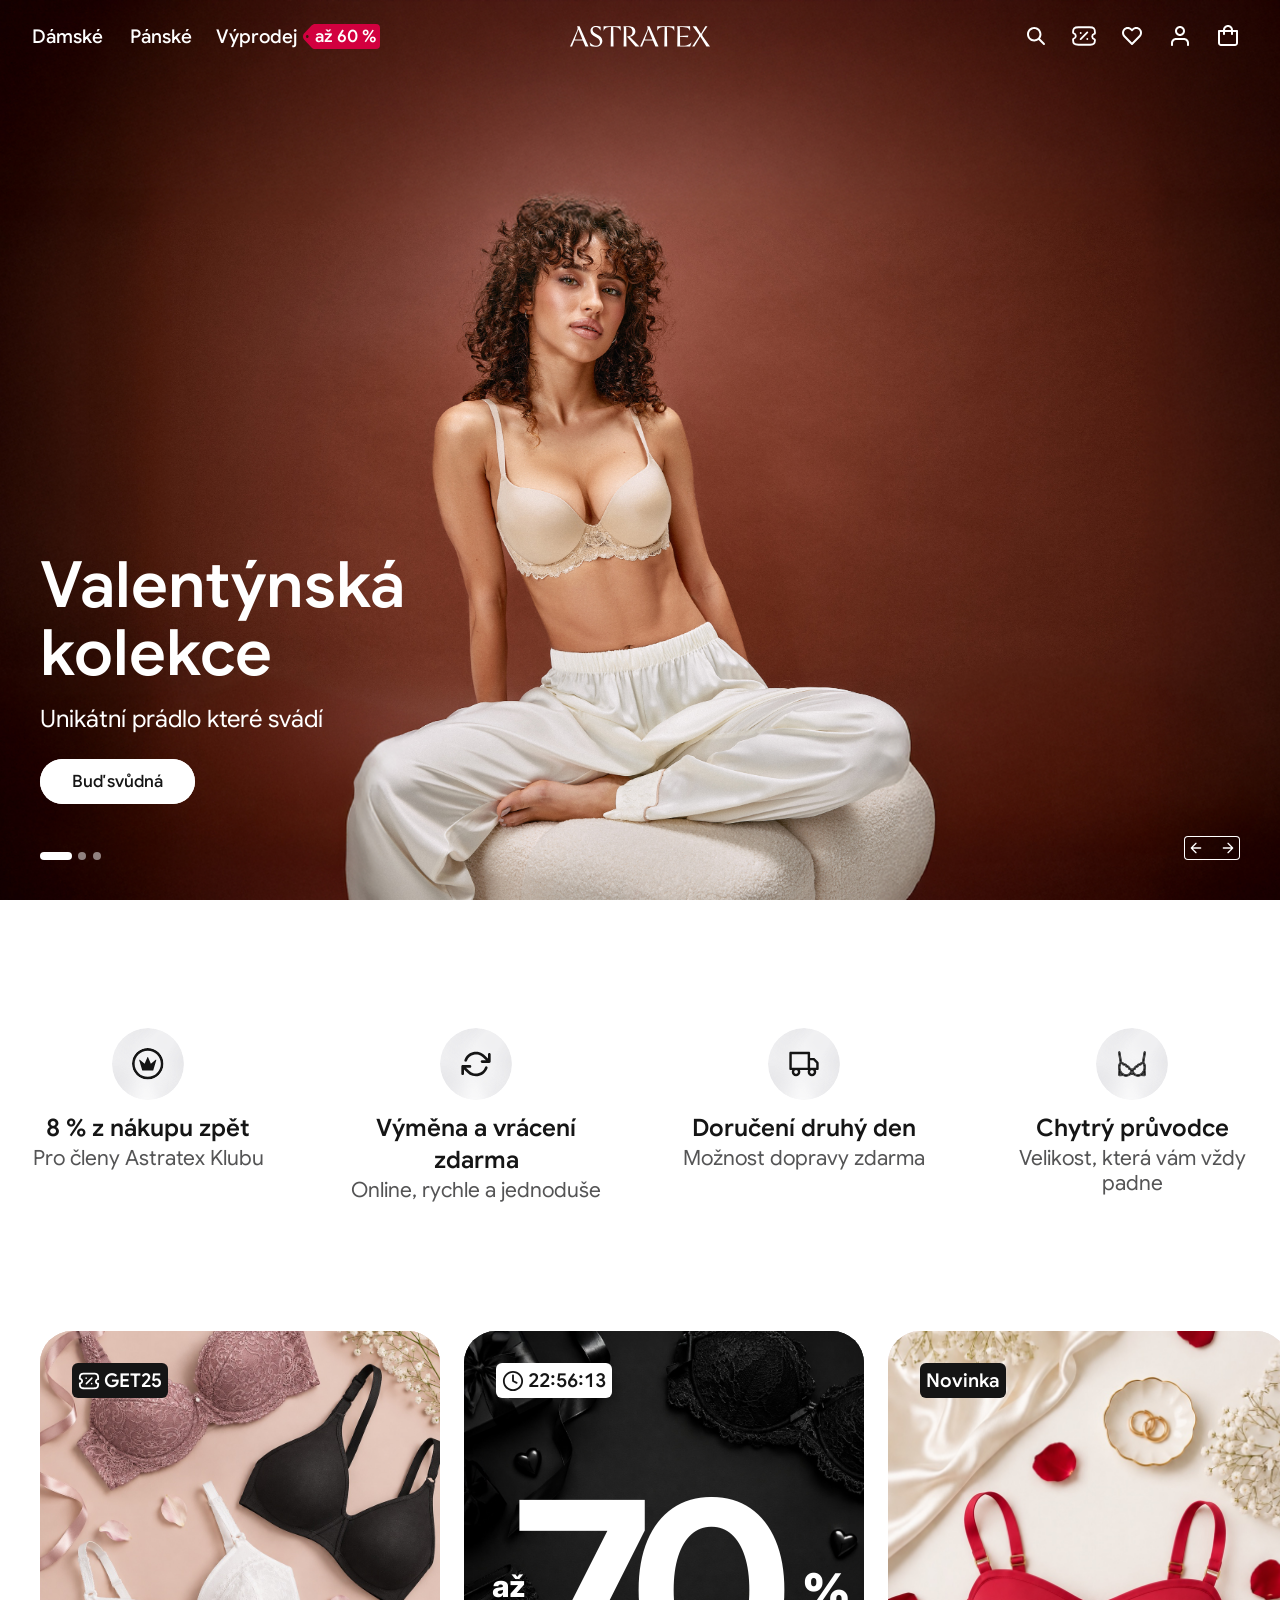
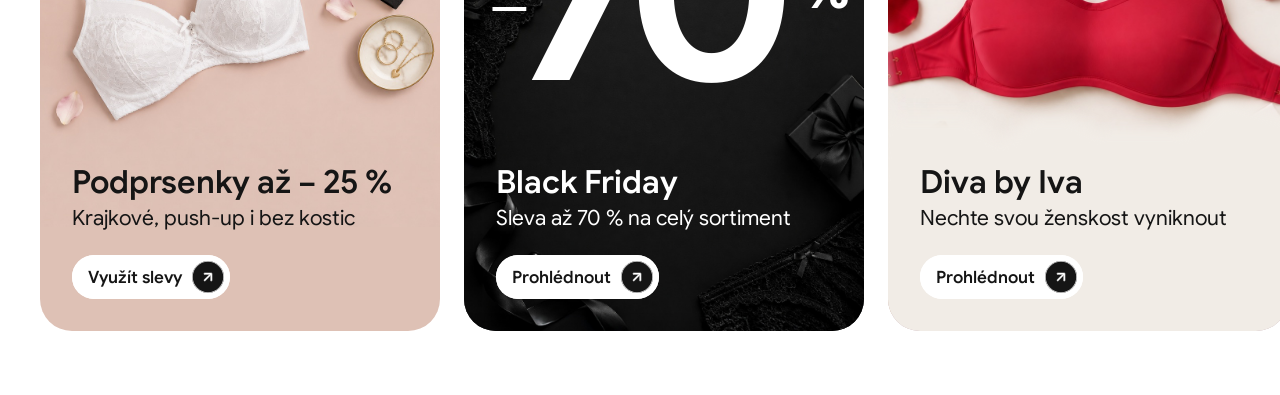
<file: index.html>
<!DOCTYPE html>
<html lang="cs">
<head>
<meta charset="UTF-8">
<meta name="viewport" content="width=device-width, initial-scale=1">
<!-- Rozpracovaný prototyp: dostupný přes odkaz, ale ne přes vyhledávače. -->
<meta name="robots" content="noindex, nofollow">
<title>Astratex — Valentýnská kolekce</title>
<link rel="preconnect" href="https://fonts.googleapis.com">
<link rel="preconnect" href="https://fonts.gstatic.com" crossorigin>
<link href="https://fonts.googleapis.com/css2?family=Inter:wght@400;500;600&display=swap" rel="stylesheet">
<link rel="stylesheet" href="styles.css">
<noscript><style>
  /* The top bar is held hidden for its entrance, which the carousel script
     releases. With no script to release it, there is no entrance. */
  .page[data-intro="hold"] .topbar { opacity: 1; }
</style></noscript>
</head>
<body>

<!-- desktop 1920px_2 · 244:4380 (slide 1) / 209:15132 (slide 2)
     data-ink says which ink the current slide's photo calls for:
     "light" = white type over the dark photo, "dark" = near-black type
     over the ivory photo. The JS carousel flips it with the slide. -->
<div class="page" data-ink="light" data-intro="hold" data-hero="full" data-node-id="244:4380">

  <!-- ============ Frame 947 — HERO CAROUSEL · 244:4381 / 209:15134 ============ -->
  <section class="hero" data-node-id="244:4381" aria-roledescription="carousel" aria-label="Kampaně">

    <!-- Slides. Each one carries its own Figma crop (--zoom / --tx / --ty,
         see styles.css) so the photo sits exactly where the design puts it. -->
    <div class="hero__slides">
      <div class="hero__slide is-active" data-slide="0" data-ink="light"
           data-node-id="244:4382" data-name="d17221a_bezova_0837_Edit 1"
           role="group" aria-roledescription="slide" aria-label="1 z 3">
        <img src="assets/hero-1.png" alt="">
      </div>
      <div class="hero__slide" data-slide="1" data-ink="light"
           data-node-id="296:9612" data-name="6035_1_cernoruzova+6080_cernoruzova-19385_edit 2"
           role="group" aria-roledescription="slide" aria-label="2 z 3">
        <img src="assets/hero-3.jpg" alt="">
      </div>
      <div class="hero__slide" data-slide="2" data-ink="dark"
           data-node-id="209:15510" data-name="10910_slonovakost+10901_kal_slonovakost_0406_edit 1"
           role="group" aria-roledescription="slide" aria-label="3 z 3">
        <img src="assets/hero-2.png" alt="">
      </div>
    </div>

    <!-- 244:4383 / 209:15136 -->
    <div class="hero__inner" data-node-id="244:4383">

      <!-- 244:4384 / 209:15137
           Both slides' copy lives here, stacked in one grid cell and
           cross-faded with the photo. Each set is two title lines, one
           subtitle line and a CTA, so the block keeps the same height and
           its baseline stays put through the transition. Pagination sedí
           pod stackem, takže se nehýbe. -->
      <div class="hero__left" data-node-id="244:4384">
        <div data-node-id="244:4385">
          <!-- 244:4386 -->
          <div class="hero__stack" data-node-id="244:4386">

            <div class="hero__set is-active" data-for-slide="0">
              <!-- 244:4387 -->
              <div class="hero__copy" data-node-id="244:4387">
                <p class="hero__title" data-node-id="244:4388">Valentýnská kolekce</p>
                <p class="hero__subtitle" data-node-id="244:4389">Unikátní prádlo které svádí</p>
              </div>
              <!-- kód+cta · 244:4390 -->
              <div class="hero__ctaRow" data-node-id="244:4390">
                <a class="cta" href="#" data-node-id="244:4395">
                  <span class="cta__label" data-node-id="244:4396">Buď svůdná</span>
                </a>
              </div>
            </div>

            <div class="hero__set" data-for-slide="1">
              <!-- 296:9512 -->
              <div class="hero__copy" data-node-id="296:9512">
                <p class="hero__title" data-node-id="296:9513">Krajka,<br>která padne</p>
                <p class="hero__subtitle" data-node-id="296:9514">Sladěné sety podprsenek a kalhotek</p>
              </div>
              <!-- kód+cta · 296:9515 -->
              <div class="hero__ctaRow" data-node-id="296:9515">
                <a class="cta" href="#" data-node-id="296:9520">
                  <span class="cta__label" data-node-id="296:9521">Vybrat set</span>
                </a>
              </div>
            </div>

            <div class="hero__set" data-for-slide="2">
              <!-- 209:15140 -->
              <div class="hero__copy" data-node-id="209:15140">
                <p class="hero__title" data-node-id="209:15141">Nákupní dny<br>Astratex -25 %</p>
                <p class="hero__subtitle" data-node-id="209:15142">Vaše oblíbené kousky teď výhodněji</p>
              </div>
              <!-- kód+cta · 209:15143 -->
              <div class="hero__ctaRow" data-node-id="209:15143">
                <a class="cta" href="#" data-node-id="209:15148">
                  <span class="cta__label" data-node-id="209:15149">Nakupovat</span>
                </a>
              </div>
            </div>

          </div>

          <!-- Pagination dots · 342:2116 — nově pod tlačítkem, 40px od CTA.
               Jedna tečka na slide; aktivní se roztáhne z 8px tečky na 32px. -->
          <div class="dots" data-node-id="342:2116" role="tablist" aria-label="Slidy">
            <button class="dots__dot dots__dot--active" type="button" role="tab"
                    data-goto="0" aria-selected="true" aria-label="Slide 1" data-node-id="342:2117"></button>
            <button class="dots__dot" type="button" role="tab"
                    data-goto="1" aria-selected="false" aria-label="Slide 2" data-node-id="342:2118"></button>
            <button class="dots__dot" type="button" role="tab"
                    data-goto="2" aria-selected="false" aria-label="Slide 3" data-node-id="342:2119"></button>
          </div>
        </div>
      </div>

      <!-- Button / Sharp&Round · 344:3152 — 40 × 64 · pilulka · 1.5px bílý
           okraj · uvnitř tečka r4, která sjíždí dolů. Naznačuje, že se dá
           scrollovat; objeví se po pár sekundách a mizí, jakmile
           uživatel scrollne. -->
      <button class="scrollHint" type="button" data-scroll-hint
              aria-label="Posunout na obsah níže" data-node-id="344:3152">
        <span class="scrollHint__dot" aria-hidden="true"></span>
      </button>

      <!-- 244:4404 / 209:15157 -->
      <div class="hero__nav" data-node-id="244:4404">
        <!-- Pagination dots · 244:4405 / 209:15158 -->
        <div class="arrows" data-node-id="244:4405">
          <button class="arrows__btn" type="button" data-dir="-1" aria-label="Předchozí slide" data-node-id="244:4406">
            <span class="arrows__icon" data-node-id="244:4407"><img src="assets/icon-arrow-left-2.svg" alt=""></span>
          </button>
          <button class="arrows__btn arrows__btn--flip" type="button" data-dir="1" aria-label="Další slide" data-node-id="244:4408">
            <span class="arrows__icon" data-node-id="244:4409"><img src="assets/icon-arrow-left-2.svg" alt=""></span>
          </button>
        </div>
      </div>

    </div>
  </section>

  <!-- ============ Header / Top Bar / XL-XXL · 244:4434 / 209:15189 ============
       Icons ship as two exported sets — white (244:*) and near-black (209:*) —
       stacked and cross-faded, since each SVG carries its own baked-in fill. -->
  <header class="topbar" data-node-id="244:4434" data-name="Header / Top Bar / XL-XXL">

    <!-- Frame 848 · 244:4435 -->
    <div class="topbar__side" data-node-id="244:4435">

      <!-- Top Bar Item · 375:2973 — jen v mobilní šířce; na desktopu jsou
           místo něj odkazy Dámské / Pánské / Výprodej. -->
      <button class="action topbar__burger" type="button" aria-label="Menu"
              data-mobile-menu-trigger aria-haspopup="dialog" aria-expanded="false"
              aria-controls="mobile-menu" data-node-id="375:2973">
        <span class="action__icon inkSwap">
          <img class="ink ink--light" src="assets/ink-light/icon-burger.svg" alt="">
          <img class="ink ink--dark" src="assets/ink-dark/icon-burger.svg" alt="">
        </span>
      </button>

      <!-- Frame 26080071 · 244:4436 -->
      <nav class="topbar__nav" data-node-id="244:4436">
        <!-- Frame 260801354 · 244:4440 -->
        <div class="topbar__links" data-node-id="244:4440">
          <button class="topbar__link" type="button" data-menu-trigger data-text="Dámské"
                  aria-expanded="false" aria-controls="megamenu-damske"
                  data-node-id="244:4441"><span class="topbar__linkText">Dámské</span></button>
          <a class="topbar__link" href="#" data-node-id="244:4442"><span class="topbar__linkText">Pánské</span></a>
          <!-- Frame 26080109 · 244:4443 -->
          <div class="topbar__linkGroup" data-node-id="244:4443">
            <a class="topbar__link" href="#" data-node-id="244:4444"><span class="topbar__linkText">Výprodej</span></a>
            <!-- Category Tag · 244:4445 — same in both inks -->
            <div class="tag" data-node-id="244:4445" data-name="Category Tag">
              <div class="tag__arrow" data-node-id="244:4446" data-name="Vecotr_tag">
                <img src="assets/tag-arrow.svg" alt="">
              </div>
              <div class="tag__body" data-node-id="244:4448">
                <span class="tag__text" data-node-id="244:4449">až 60 %</span>
              </div>
            </div>
          </div>
        </div>

      </nav>
    </div>

    <!-- Frame 26080101 · 244:4453 -->
    <div class="topbar__logo" data-node-id="244:4453">
      <button type="button" class="logo inkSwap" data-node-id="244:4454" data-name="Logo"
              data-hero-toggle aria-pressed="false" aria-label="Astratex – přepnout rozložení hero">
        <img class="ink ink--light" src="assets/ink-light/logo.svg" alt="Astratex">
        <img class="ink ink--dark" src="assets/ink-dark/logo.svg" alt="">
      </button>
    </div>

    <!-- Frame 1422 · 244:4455 -->
    <div class="topbar__side topbar__side--end" data-node-id="244:4455">
      <!-- Frame 1346 · 244:4456 -->
      <div class="topbar__actions" data-node-id="244:4456">
        <!-- Top Bar Item · 342:2174 — hledání je nově jen ikona vpravo -->
        <button class="action action--rounded" type="button" aria-label="Hledat"
                data-search-trigger aria-haspopup="dialog" aria-expanded="false"
                aria-controls="search-panel" data-node-id="342:2174">
          <span class="action__icon inkSwap" data-node-id="342:2175">
            <img class="ink ink--light" src="assets/ink-light/icon-search.svg" alt="">
            <img class="ink ink--dark" src="assets/ink-dark/icon-search.svg" alt="">
          </span>
        </button>
        <button class="action action--rounded" type="button" aria-label="Kupóny" data-node-id="244:4458"
                data-drawer-trigger aria-haspopup="dialog" aria-expanded="false" aria-controls="drawer-coupons">
          <span class="action__icon inkSwap" data-node-id="244:4459">
            <img class="ink ink--light" src="assets/ink-light/icon-coupon.svg" alt="">
            <img class="ink ink--dark" src="assets/ink-dark/icon-coupon.svg" alt="">
          </span>
        </button>
        <button class="action" type="button" aria-label="Oblíbené" data-node-id="244:4463">
          <span class="action__icon inkSwap" data-node-id="I244:4463;2152:10684">
            <img class="ink ink--light" src="assets/ink-light/icon-heart.svg" alt="">
            <img class="ink ink--dark" src="assets/ink-dark/icon-heart.svg" alt="">
          </span>
        </button>
        <button class="action" type="button" aria-label="Účet" data-node-id="244:4462">
          <span class="action__icon inkSwap" data-node-id="I244:4462;2152:10684">
            <img class="ink ink--light" src="assets/ink-light/icon-user.svg" alt="">
            <img class="ink ink--dark" src="assets/ink-dark/icon-user.svg" alt="">
          </span>
        </button>
        <button class="action" type="button" aria-label="Košík" data-node-id="244:4464">
          <span class="action__icon inkSwap" data-node-id="I244:4464;2152:10684">
            <img class="ink ink--light" src="assets/ink-light/icon-bag.svg" alt="">
            <img class="ink ink--dark" src="assets/ink-dark/icon-bag.svg" alt="">
          </span>
        </button>

        <!-- Tooltip ke kupónům · 309:10360 — vyjede sám po dojetí hlavičky,
             ikonka pod ním přitom drží svůj hover stav. Karta je klikací
             (otevře stejný šuplík jako ikonka), křížek ji jen zavře. -->
        <div class="tip" data-coupon-tip data-node-id="309:10360">
          <button class="tip__card" type="button" data-tip-open
                  aria-label="Otevřít kupónové centrum" data-node-id="309:10362">
            <span class="tip__title" data-node-id="309:10363">Kupónové centrum</span>
            <span class="tip__text" data-node-id="309:10364">Všechny <span class="tip__link">kupóny</span> na jednom místě.</span>
          </button>
          <button class="tip__close" type="button" data-tip-close
                  aria-label="Zavřít" data-node-id="309:10365">
            <span class="tip__closeIcon" data-node-id="309:10366">
              <img src="assets/icon-cross-16.svg" alt="">
            </span>
          </button>
        </div>
      </div>
    </div>
  </header>

  <!-- ============ Mega menu — Dámské · 184:13463 ============
       Fixed under the top bar, on the same centred canvas. The overlay dims
       everything beneath it while the menu is open; header, sheet and overlay
       are driven together by menu.js. -->
  <div class="menu-overlay" data-menu-overlay aria-hidden="true"></div>

  <div class="megamenu" id="megamenu-damske" role="region" aria-label="Dámské"
       aria-hidden="true" data-node-id="184:13463">
    <div class="megamenu__inner">

      <!-- Frame 26080142 · 184:13464 — w 260 · col · gap 32 -->
      <div class="megamenu__primary megamenu__reveal" style="--i: 0" data-node-id="184:13464">
        <ul class="megamenu__cats">
          <li>
            <!-- Frame 26080148 · 184:13465 — gap 6 -->
            <a class="megamenu__cat megamenu__cat--current" href="#" data-node-id="184:13465">
              <span data-node-id="184:13466">Podprsenky</span>
              <img class="megamenu__catArrow" src="assets/menu/icon-arrow-right.svg" alt=""
                   data-node-id="184:13467" data-name="Icons / 24 / Arrow Right">
            </a>
          </li>
          <li><a class="megamenu__cat" href="#" data-node-id="184:13468"><span>Kalhotky</span><span class="megamenu__catHover" aria-hidden="true"></span></a></li>
          <li><a class="megamenu__cat" href="#" data-node-id="184:13469"><span>Plavky</span><span class="megamenu__catHover" aria-hidden="true"></span></a></li>
          <li><a class="megamenu__cat" href="#" data-node-id="184:13470"><span>Noční prádlo</span><span class="megamenu__catHover" aria-hidden="true"></span></a></li>
          <li><a class="megamenu__cat" href="#" data-node-id="184:13471"><span>Spodní prádlo</span><span class="megamenu__catHover" aria-hidden="true"></span></a></li>
          <li><a class="megamenu__cat" href="#" data-node-id="184:13472"><span>Oblečení</span><span class="megamenu__catHover" aria-hidden="true"></span></a></li>
          <li><a class="megamenu__cat megamenu__cat--sale" href="#" data-node-id="184:13473"><span>Výprodej</span><span class="megamenu__catHover" aria-hidden="true"></span></a></li>
          <li><a class="megamenu__cat megamenu__cat--happy" href="#" data-node-id="184:13474"><span>Šťastná stovka</span><span class="megamenu__catHover" aria-hidden="true"></span></a></li>
        </ul>

        <!-- Vector 1 · 208:14437 — 260 × 0, 1px N300 -->
        <span class="megamenu__divider" data-node-id="208:14437" aria-hidden="true">
          <img src="assets/menu/divider.svg" alt="">
        </span>

        <!-- Podle výztuže · 208:14438 — w 240 · gap 20 -->
        <div class="megamenu__group" data-node-id="208:14438">
          <p class="megamenu__label" data-node-id="208:14439">Pro zákazníky</p>
          <ul class="megamenu__links" data-node-id="208:14440">
            <li><a href="#" data-node-id="208:14441">Výměna a vrácení</a></li>
            <li><a href="#" data-node-id="208:14444">Kontakt</a></li>
            <li><a href="#" data-node-id="208:14447">Magazín</a></li>
          </ul>
        </div>
      </div>

      <!-- Frame 26080139 · 184:13475 — flex 1 · gap 80 -->
      <div class="megamenu__lists" data-node-id="184:13475">

        <!-- Podle výztuže · 184:13476 — w 240 · gap 20 -->
        <div class="megamenu__group megamenu__reveal" style="--i: 1" data-node-id="184:13476">
          <p class="megamenu__label" data-node-id="184:13477">Typ</p>
          <ul class="megamenu__links" data-node-id="184:13478">
            <li><a href="#" data-node-id="184:13479">Klasické</a></li>
            <li><a href="#" data-node-id="184:13482">Push-up</a></li>
            <li><a href="#" data-node-id="184:13485">Plunge</a></li>
            <li><a href="#" data-node-id="184:13488">Balconette &amp; Bardot</a></li>
            <li><a href="#" data-node-id="184:13491">Bralette</a></li>
            <li><a href="#" data-node-id="184:13494">Bez ramínek</a></li>
            <li><a href="#" data-node-id="184:13497">Doplňky</a></li>
          </ul>
        </div>

        <!-- Podle střihu · 184:13500 — w 240 · gap 20 -->
        <div class="megamenu__group megamenu__reveal" style="--i: 2" data-node-id="184:13500">
          <p class="megamenu__label" data-node-id="184:13501">Styl a funkce</p>
          <ul class="megamenu__links" data-node-id="184:13502">
            <li><a href="#" data-node-id="184:13503">Sportovní</a></li>
            <li><a href="#" data-node-id="184:13506">Kojicí</a></li>
            <li><a href="#" data-node-id="184:13509">Po ablaci</a></li>
            <li><a href="#" data-node-id="184:13512">Svůdné</a></li>
            <li><a href="#" data-node-id="184:13515">Zmenšující</a></li>
            <li><a href="#" data-node-id="184:13518">Nalepovací</a></li>
          </ul>
        </div>

        <!-- Frame 26080115 · 184:13521 — w 272 · gap 20 -->
        <div class="megamenu__group megamenu__group--search megamenu__reveal" style="--i: 3" data-node-id="184:13521">
          <p class="megamenu__label" data-node-id="184:13522">Lidé často hledají</p>
          <!-- Frame 26080149 · 184:13523 — wrap · gap 16 -->
          <ul class="megamenu__chips" data-node-id="184:13523">
            <li><a class="megamenu__chip" href="#" data-node-id="184:13524" data-name="Kategory">
              <img src="assets/menu/icon-search.svg" alt="" data-node-id="184:13525">
              <span data-node-id="184:13526">Bez kostic</span></a></li>
            <li><a class="megamenu__chip" href="#" data-node-id="184:13527" data-name="Kategory">
              <img src="assets/menu/icon-search.svg" alt="" data-node-id="184:13528">
              <span data-node-id="184:13529">Krajkové</span></a></li>
            <li><a class="megamenu__chip" href="#" data-node-id="184:13530" data-name="Kategory">
              <img src="assets/menu/icon-search.svg" alt="" data-node-id="184:13531">
              <span data-node-id="184:13532">Bezešvé</span></a></li>
            <li><a class="megamenu__chip" href="#" data-node-id="184:13533" data-name="Kategory">
              <img src="assets/menu/icon-search.svg" alt="" data-node-id="184:13534">
              <span data-node-id="184:13535">Nevyztužené krajkové</span></a></li>
          </ul>
        </div>
      </div>

      <!-- Frame 26080146 · 184:13536 — col · gap 32 · 400 × 225 tiles -->
      <div class="megamenu__promos megamenu__reveal" style="--i: 4" data-node-id="184:13536">
        <a class="searchBanner searchBanner--lace" href="#" data-node-id="184:13537">
          <span class="searchBanner__layers" aria-hidden="true">
            <span class="searchBanner__art searchBanner__art--lace">
              <img src="assets/banners/banner-lace-scene.png" alt="">
              <img src="assets/banners/banner-lace-model.png" alt="">
            </span>
          </span>
          <span class="searchBanner__text">
            <span class="searchBanner__title">Sleva 20 %</span>
            <span class="searchBanner__sub">na krajkové<br>spodní prádlo</span>
          </span>
          <span class="searchBanner__go" aria-hidden="true">
            <img src="assets/search/icon-arrow-right-20.svg" alt="">
          </span>
        </a>
        <a class="searchBanner searchBanner--sale" href="#" data-node-id="184:13538">
          <span class="searchBanner__layers" aria-hidden="true">
            <span class="searchBanner__art searchBanner__art--chair">
              <img src="assets/banners/banner-sale-chair.png" alt="">
            </span>
            <span class="searchBanner__art searchBanner__art--model">
              <img src="assets/banners/banner-sale-model.png" alt="">
            </span>
          </span>
          <span class="searchBanner__text searchBanner__text--wide">
            <span class="searchBanner__title">Sleva až 30 %</span>
            <span class="searchBanner__sub">na nezlevněné</span>
          </span>
          <span class="searchBanner__go" aria-hidden="true">
            <img src="assets/search/icon-arrow-right-20.svg" alt="">
          </span>
        </a>
      </div>

    </div>
  </div>

  <!-- ============ Drawer — Dostupné kupóny · Frame 4686 · 227:2570 ============
       460 × viewport height, fixed to the right edge. Opened by the coupon
       icon in the top bar; slides in from the right over a dimmer. Driven
       by drawer.js. -->
  <div class="drawer-overlay" data-drawer-overlay aria-hidden="true"></div>

  <aside class="drawer" id="drawer-coupons" role="dialog" aria-modal="true"
         aria-labelledby="drawer-coupons-title" aria-hidden="true" data-node-id="227:2570">

    <!-- Frame 260801335 · 227:2571 — pt24 · px24 · close right -->
    <div class="drawer__top drawer__reveal" style="--i: 0" data-node-id="227:2571">
      <button class="drawer__close" type="button" data-drawer-close
              aria-label="Zavřít" data-node-id="227:2572" data-name="Button / Round">
        <span class="drawer__closeIcon" aria-hidden="true" data-node-id="I227:2572;1980:392"></span>
      </button>
    </div>

    <!-- Frame 4652 · 227:2573 — scrolls · px32 · gap 27 -->
    <div class="drawer__scroll">
      <div class="drawer__content" data-node-id="227:2573">
        <h2 class="drawer__title drawer__reveal" style="--i: 0" id="drawer-coupons-title" data-node-id="227:2575">Dostupné kupóny</h2>

        <!-- 227:2578 — 396 · N50 · 1px N300 · r16 -->
        <article class="coupon drawer__reveal" style="--i: 1" data-node-id="227:2578">
          <div class="coupon__body" data-node-id="227:2579">
            <div class="coupon__meta" data-node-id="227:2589">
              <div class="coupon__lead" data-node-id="227:2590">
                <a class="coupon__category" href="#" data-node-id="227:2591">PODPRSENKY</a>
              </div>
              <span class="coupon__tag" data-node-id="233:2678" data-name="Property Tag">
                <img src="assets/drawer/icon-clock.svg" alt="" data-node-id="233:2679">
                <span data-node-id="233:2680">Končí za 2&nbsp;dny</span>
              </span>
            </div>
            <div class="coupon__text" data-node-id="227:2586">
              <h3 class="coupon__title" data-node-id="227:2587">25&nbsp;% na podprsenky</h3>
              <p class="coupon__desc" data-node-id="227:2588">Platí při nákupu nad 1&nbsp;499&nbsp;Kč. Nevztahuje se na slevy a produkty s označením PREMIUM nebo BESTSELLER.</p>
            </div>
          </div>
          <div class="coupon__actions" data-node-id="227:2593">
            <button class="coupon__code coupon__code--purple" type="button" data-node-id="227:2595">PODPRSENKY25</button>
            <button class="coupon__activate" type="button" data-node-id="227:2596">Aktivovat kupon</button>
          </div>
        </article>
        <!-- 227:2597 — 396 · N50 · 1px N300 · r16 -->
        <article class="coupon drawer__reveal" style="--i: 2" data-node-id="227:2597">
          <div class="coupon__body" data-node-id="227:2598">
            <div class="coupon__meta" data-node-id="233:2685">
              <div class="coupon__lead" data-node-id="233:2686">
                <a class="coupon__category" href="#" data-node-id="233:2687">PLAVKY</a>
              </div>
              <span class="coupon__validity" data-node-id="233:2693">do 30.9.</span>
            </div>
            <div class="coupon__text" data-node-id="227:2601">
              <h3 class="coupon__title" data-node-id="227:2603">50&nbsp;% na dvojdílné plavky</h3>
              <p class="coupon__desc" data-node-id="227:2604">Platí při nákupu nad 1&nbsp;499&nbsp;Kč.</p>
            </div>
          </div>
          <div class="coupon__actions" data-node-id="227:2609">
            <button class="coupon__code coupon__code--blue" type="button" data-node-id="227:2611">PLAVKY50</button>
            <button class="coupon__activate" type="button" data-node-id="227:2612">Aktivovat kupon</button>
          </div>
        </article>
        <!-- 227:2613 — 396 · N50 · 1px N300 · r16 -->
        <article class="coupon drawer__reveal" style="--i: 3" data-node-id="227:2613">
          <div class="coupon__body" data-node-id="227:2614">
            <div class="coupon__meta" data-node-id="233:2699">
              <div class="coupon__lead" data-node-id="233:2700">
                <a class="coupon__category" href="#" data-node-id="233:2701">DOPRAVA</a>
              </div>
              <span class="coupon__validity" data-node-id="233:2707">Bez omezení</span>
            </div>
            <div class="coupon__text" data-node-id="227:2617">
              <h3 class="coupon__title" data-node-id="227:2619">Doprava zdarma</h3>
              <p class="coupon__desc" data-node-id="227:2620">Platí při nákupu nad 500&nbsp;Kč.</p>
            </div>
          </div>
          <div class="coupon__actions" data-node-id="227:2621">
            <button class="coupon__code coupon__code--neutral" type="button" data-node-id="227:2623">DOPRAVAZDARMA</button>
            <span class="coupon__activate coupon__activate--active" data-node-id="227:2624">
              <img src="assets/drawer/icon-check.svg" alt="" data-node-id="227:2624-icon">Aktivní
            </span>
          </div>
        </article>
        <!-- 233:2713 — 396 · N50 · 1px N300 · r16 -->
        <article class="coupon drawer__reveal" style="--i: 4" data-node-id="233:2713">
          <div class="coupon__body" data-node-id="233:2714">
            <div class="coupon__meta" data-node-id="233:2715">
              <div class="coupon__lead" data-node-id="233:2716">
                <a class="coupon__category" href="#" data-node-id="233:2717">PLAVKY</a>
              </div>
              <span class="coupon__validity" data-node-id="233:2723">do 30.9.</span>
            </div>
            <div class="coupon__text" data-node-id="233:2724">
              <h3 class="coupon__title" data-node-id="233:2726">50&nbsp;% na dvojdílné plavky</h3>
              <p class="coupon__desc" data-node-id="233:2727">Platí při nákupu nad 1&nbsp;499&nbsp;Kč.</p>
            </div>
          </div>
          <div class="coupon__actions" data-node-id="233:2728">
            <button class="coupon__code coupon__code--blue" type="button" data-node-id="233:2730">PLAVKY50</button>
            <button class="coupon__activate" type="button" data-node-id="233:2731">Aktivovat kupon</button>
          </div>
        </article>
        <!-- 233:2740 — 396 · N50 · 1px N300 · r16 -->
        <article class="coupon drawer__reveal" style="--i: 5" data-node-id="233:2740">
          <div class="coupon__body" data-node-id="233:2741">
            <div class="coupon__meta" data-node-id="233:2742">
              <div class="coupon__lead" data-node-id="233:2743">
                <a class="coupon__category" href="#" data-node-id="233:2744">DOPRAVA</a>
              </div>
              <span class="coupon__validity" data-node-id="233:2746">do 30.9.</span>
            </div>
            <div class="coupon__text" data-node-id="233:2747">
              <h3 class="coupon__title" data-node-id="233:2749">Doprava zdarma</h3>
              <p class="coupon__desc" data-node-id="233:2750">Platí při nákupu nad 500&nbsp;Kč.</p>
            </div>
          </div>
          <div class="coupon__actions" data-node-id="233:2751">
            <button class="coupon__code coupon__code--neutral" type="button" data-node-id="233:2753">DOPRAVAZDARMA</button>
            <span class="coupon__activate coupon__activate--active" data-node-id="233:2754">
              <img src="assets/drawer/icon-check.svg" alt="" data-node-id="233:2754-icon">Aktivní
            </span>
          </div>
        </article>
      </div>
    </div>

    <!-- Rectangle 2625 · 227:2627 — 283px white fade: more below -->
    <div class="drawer__fade" aria-hidden="true" data-node-id="227:2627"></div>

    <!-- Rectangle 8 · 227:2626 — 4 × 64 thumb, 6px from the edge -->
    <div class="drawer__track" aria-hidden="true">
      <div class="drawer__thumb" data-node-id="227:2626"></div>
    </div>
  </aside>


  <!-- ============ Mobilní menu — step 11 · 375:2566 ============
       Otevírá hamburger. Překrývá celou obrazovku včetně lišty, proto má
       vlastní horní řádek s hledáním a křížkem. Existuje jen v mobilní
       šířce; na desktopu je místo něj mega menu. -->
  <div class="mobileMenu" id="mobile-menu" role="dialog" aria-modal="true"
       aria-label="Menu" aria-hidden="true" data-mobile-menu data-level="root"
       data-node-id="375:2566">

    <!-- První úroveň · 375:2566 -->
    <div class="mobileMenu__level" data-level-panel="root">
    <div class="mobileMenu__sheet" data-node-id="375:2572">

      <!-- 375:2573 — řádek na místě hlavičky: hledání vlevo, křížek vpravo -->
      <div class="mobileMenu__top" data-node-id="375:2573">
        <button class="mobileMenu__search" type="button" data-submenu="search"
                data-node-id="375:2575">
          <span class="mobileMenu__searchIcon" aria-hidden="true" data-node-id="375:2576">
            <img src="assets/search/icon-search-20.svg" alt="">
          </span>
          <span class="mobileMenu__searchText" data-node-id="375:2577">Hledat produkt</span>
        </button>
        <button class="mobileMenu__close" type="button" data-mobile-menu-close
                aria-label="Zavřít menu" data-node-id="375:2580">
          <span class="mobileMenu__closeIcon" aria-hidden="true">
            <img src="assets/search/icon-cross-24.svg" alt="">
          </span>
        </button>
      </div>

      <!-- 375:2590 — záložky a pod nimi kategorie -->
      <div class="mobileMenu__block" data-node-id="375:2590">
        <div class="mobileTabs" role="tablist" aria-label="Oddělení" data-node-id="375:2591">
          <button class="mobileTab is-active" type="button" role="tab"
                  aria-selected="true" data-node-id="375:2592">Dámské</button>
          <button class="mobileTab" type="button" role="tab"
                  aria-selected="false" data-node-id="375:2593">Pánské</button>
          <button class="mobileTab" type="button" role="tab"
                  aria-selected="false" data-node-id="375:2597">
            <span>Výprodej</span>
            <span class="tag" aria-hidden="true" data-node-id="375:2599">
              <span class="tag__arrow"><img src="assets/tag-arrow.svg" alt=""></span>
              <span class="tag__body"><span class="tag__text">až 60 %</span></span>
            </span>
          </button>
        </div>

        <nav class="mobileCats" aria-label="Kategorie" data-node-id="375:2602">
          <button class="mobileCat" type="button" data-submenu="bras"
                  aria-haspopup="true" data-node-id="375:2603">Podprsenky</button>
          <a class="mobileCat" href="#" data-node-id="375:2606">Kalhotky</a>
          <a class="mobileCat" href="#" data-node-id="375:2609">Plavky</a>
          <a class="mobileCat" href="#" data-node-id="375:2612">Noční prádlo</a>
          <a class="mobileCat" href="#" data-node-id="375:2615">Spodní prádlo</a>
          <a class="mobileCat" href="#" data-node-id="375:2618">Oblečení</a>
          <a class="mobileCat mobileCat--sale" href="#" data-node-id="375:2621">Výprodej</a>
          <a class="mobileCat mobileCat--happy" href="#" data-node-id="375:2623">Šťastná stovka</a>
        </nav>
      </div>

      <!-- 375:2625 — tytéž bannery jako ve vyhledávání -->
      <div class="mobileMenu__tiles" data-node-id="375:2625">
        <a class="searchBanner searchBanner--lace" href="#" data-node-id="375:2626">
          <span class="searchBanner__layers" aria-hidden="true">
            <span class="searchBanner__art searchBanner__art--lace">
              <img src="assets/banners/banner-lace-scene.png" alt="">
              <img src="assets/banners/banner-lace-model.png" alt="">
            </span>
          </span>
          <span class="searchBanner__text">
            <span class="searchBanner__title">Sleva 20 %</span>
            <span class="searchBanner__sub">na krajkové<br>spodní prádlo</span>
          </span>
          <span class="searchBanner__go" aria-hidden="true">
            <img src="assets/search/icon-arrow-right-20.svg" alt="">
          </span>
        </a>
        <a class="searchBanner searchBanner--sale" href="#" data-node-id="375:2627">
          <span class="searchBanner__layers" aria-hidden="true">
            <span class="searchBanner__art searchBanner__art--chair">
              <img src="assets/banners/banner-sale-chair.png" alt="">
            </span>
            <span class="searchBanner__art searchBanner__art--model">
              <img src="assets/banners/banner-sale-model.png" alt="">
            </span>
          </span>
          <span class="searchBanner__text searchBanner__text--wide">
            <span class="searchBanner__title">Sleva až 30 %</span>
            <span class="searchBanner__sub">na nezlevněné</span>
          </span>
          <span class="searchBanner__go" aria-hidden="true">
            <img src="assets/search/icon-arrow-right-20.svg" alt="">
          </span>
        </a>
      </div>

      <!-- 375:2628 -->
      <div class="mobileMenu__block" data-node-id="375:2628">
        <span class="mobileMenu__label" data-node-id="375:2633">pro zákazníky</span>
        <nav class="mobileLinks" data-node-id="375:2635">
          <a class="mobileLink" href="#" data-node-id="375:2636">Přihlášení</a>
          <a class="mobileLink" href="#" data-node-id="375:2639">Oblíbené</a>
          <a class="mobileLink" href="#" data-node-id="375:2642">Výměna a vrácení</a>
          <a class="mobileLink" href="#" data-node-id="375:2645">Poradna velikosti</a>
          <a class="mobileLink" href="#" data-node-id="375:2648">Astratex Magazín</a>
        </nav>
      </div>

      <!-- 375:2651 -->
      <div class="mobileMenu__block" data-node-id="375:2651">
        <div class="mobileMenu__labelRow" data-node-id="375:2652">
          <span class="mobileMenu__label" data-node-id="375:2653">zákaznická podpora</span>
          <span class="mobileMenu__label" data-node-id="375:2654">(Po-Pá 8.00 - 18.00)</span>
        </div>
        <nav class="mobileLinks" data-node-id="375:2655">
          <a class="mobileLink" href="tel:+420491204304" data-node-id="375:2656">491 204 304</a>
          <a class="mobileLink" href="mailto:info@astratex.cz" data-node-id="375:2659">info@astratex.cz</a>
          <a class="mobileLink" href="#" data-node-id="375:2662">Whatsapp (+420 491 204 304)</a>
        </nav>
      </div>
    </div>
    </div>

    <!-- Hledání — step4 · 375:2665. Další úroveň téhož zásobníku, takže
         vjíždí zprava stejně jako kategorie a šipka vrací do menu. -->
    <div class="mobileMenu__level mobileMenu__level--sub" data-level-panel="search"
         aria-hidden="true" data-node-id="375:2665">
      <div class="mobileMenu__sheet" data-node-id="375:2671">

        <div class="mobileMenu__top" data-node-id="375:2672">
          <button class="mobileMenu__back" type="button" data-mobile-menu-back>
            <span class="mobileMenu__backIcon" aria-hidden="true" data-node-id="375:2675">
              <img src="assets/menu/icon-arrow-left.svg" alt="">
            </span>
            <span class="mobileMenu__backText" data-node-id="375:2676">Dámské</span>
          </button>
          <button class="mobileMenu__close" type="button" data-mobile-menu-close
                  aria-label="Zavřít menu" data-node-id="375:2679">
            <span class="mobileMenu__closeIcon" aria-hidden="true">
              <img src="assets/search/icon-cross-24.svg" alt="">
            </span>
          </button>
        </div>

        <!-- 375:2689 — pole, historie, doporučené a bannery po 40 -->
        <div class="mobileFind" data-query="0" data-node-id="375:2689">

          <!-- 375:2690 — pole s linkou N900 pod ním -->
          <div class="mobileFind__bar" data-node-id="375:2690">
            <span class="mobileFind__icon" aria-hidden="true" data-node-id="375:2691">
              <img src="assets/search/icon-search-20.svg" alt="">
            </span>
            <input class="mobileFind__input" type="search" placeholder="Hledat produkt"
                   aria-label="Hledat produkt" data-mobile-find-input data-node-id="444:3517">
            <button class="mobileFind__wipe" type="button" data-mobile-find-wipe
                    data-node-id="491:3755">Smazat</button>
          </div>

          <!-- Výchozí obsah: historie a doporučené · 444:3384 -->
          <div class="mobileFind__state" data-state="idle">

          <!-- 375:2694 -->
          <div class="mobileFind__block" data-node-id="375:2694">
            <div class="mobileFind__head" data-node-id="375:2695">
              <span class="mobileMenu__label" data-node-id="375:2701">Naposledy hledané</span>
              <button class="mobileFind__clear" type="button" data-node-id="375:2703">Vymazat historii</button>
            </div>
            <div class="mobileFind__chips" data-node-id="491:3739">
              <a class="mobileChip" href="#" data-node-id="375:2705">
                <span class="mobileFind__chipIcon" aria-hidden="true"><img src="assets/search/icon-search-20.svg" alt=""></span>
                podprsenka push up
              </a>
              <a class="mobileChip" href="#" data-node-id="491:3743">
                <span class="mobileFind__chipIcon" aria-hidden="true"><img src="assets/search/icon-search-20.svg" alt=""></span>
                plavky
              </a>
              <a class="mobileChip" href="#" data-node-id="491:3746">
                <span class="mobileFind__chipIcon" aria-hidden="true"><img src="assets/search/icon-search-20.svg" alt=""></span>
                kalhotky
              </a>
            </div>
          </div>

          <!-- 442:3319 -->
          <div class="mobileFind__block" data-node-id="442:3319">
            <span class="mobileMenu__label" data-node-id="442:3324">Doporučené</span>
            <div class="mobileHits" data-node-id="442:3326">
            <a class="mobileHit" href="#" data-node-id="442:3327">
              <span class="mobileHit__thumb">
                <img src="assets/products/lady-belle-brazilky-04.jpg" alt="" loading="lazy">
              </span>
              <span class="mobileHit__meta">
                <span class="mobileHit__name">Krajkové kalhotky lady Belle</span>
                <span class="mobileHit__price">
                  <span class="mobileHit__now">490&nbsp;Kč</span>
                  <span class="mobileHit__was">645&nbsp;Kč</span>
                  <span class="mobileHit__off">-40&nbsp;%</span>
                </span>
              </span>
            </a>
            <a class="mobileHit" href="#" data-node-id="442:3343">
              <span class="mobileHit__thumb">
                <img src="assets/products/iris-lace-rose-podprsenka-01.jpg" alt="" loading="lazy">
              </span>
              <span class="mobileHit__meta">
                <span class="mobileHit__name">Krajková podprsenka Iris Lace</span>
                <span class="mobileHit__price">
                  <span class="mobileHit__now">490&nbsp;Kč</span>
                  <span class="mobileHit__was">645&nbsp;Kč</span>
                  <span class="mobileHit__off">-40&nbsp;%</span>
                </span>
              </span>
            </a>
            <a class="mobileHit" href="#" data-node-id="442:3359">
              <span class="mobileHit__thumb">
                <img src="assets/products/fantastic-double-push-up-03.jpg" alt="" loading="lazy">
              </span>
              <span class="mobileHit__meta">
                <span class="mobileHit__name">Krajková podprsenka Doble push-up</span>
                <span class="mobileHit__price">
                  <span class="mobileHit__now">490&nbsp;Kč</span>
                  <span class="mobileHit__was">645&nbsp;Kč</span>
                  <span class="mobileHit__off">-40&nbsp;%</span>
                </span>
              </span>
            </a>
            </div>
          </div>
          </div>

          <!-- Stav s dotazem — step5 · 444:3491 -->
          <div class="mobileFind__state" data-state="results">

            <!-- 444:3531 -->
            <div class="mobileFind__block" data-node-id="444:3531">
              <span style="--i: 0" class="mobileMenu__label mobileFind__in" data-node-id="444:3536">Nalezené produkty</span>
              <div class="mobileHits" data-node-id="444:3538">
              <a style="--i: 1" class="mobileHit mobileFind__in" href="#" data-node-id="444:3539">
                <span class="mobileHit__thumb">
                  <img src="assets/products/lady-belle-brazilky-04.jpg" alt="" loading="lazy">
                </span>
                <span class="mobileHit__meta">
                  <span class="mobileHit__name"><b>Krajkov</b>é kalhotky lady Belle</span>
                  <span class="mobileHit__price">
                    <span class="mobileHit__now">490&nbsp;Kč</span>
                    <span class="mobileHit__was">645&nbsp;Kč</span>
                    <span class="mobileHit__off">-40&nbsp;%</span>
                  </span>
                </span>
              </a>
              <a style="--i: 2" class="mobileHit mobileFind__in" href="#" data-node-id="444:3555">
                <span class="mobileHit__thumb">
                  <img src="assets/products/iris-lace-rose-podprsenka-01.jpg" alt="" loading="lazy">
                </span>
                <span class="mobileHit__meta">
                  <span class="mobileHit__name"><b>Krajkov</b>á podprsenka Iris Lace</span>
                  <span class="mobileHit__price">
                    <span class="mobileHit__now">490&nbsp;Kč</span>
                    <span class="mobileHit__was">645&nbsp;Kč</span>
                    <span class="mobileHit__off">-40&nbsp;%</span>
                  </span>
                </span>
              </a>
              <a style="--i: 3" class="mobileHit mobileFind__in" href="#" data-node-id="444:3571">
                <span class="mobileHit__thumb">
                  <img src="assets/products/fantastic-double-push-up-03.jpg" alt="" loading="lazy">
                </span>
                <span class="mobileHit__meta">
                  <span class="mobileHit__name"><b>Krajkov</b>á podprsenka Doble push-up</span>
                  <span class="mobileHit__price">
                    <span class="mobileHit__now">490&nbsp;Kč</span>
                    <span class="mobileHit__was">645&nbsp;Kč</span>
                    <span class="mobileHit__off">-40&nbsp;%</span>
                  </span>
                </span>
              </a>
                <!-- 491:3735 -->
                <a style="--i: 4" class="mobileChip mobileChip--wide mobileChip--center mobileFind__in" href="#" data-node-id="491:3735">
                  <span class="mobileFind__chipIcon" aria-hidden="true"><img src="assets/search/icon-search-20.svg" alt=""></span>
                  Zobrazit vše
                </a>
              </div>
            </div>

            <!-- 444:3587 -->
            <div style="--i: 5" class="mobileFind__block mobileFind__in" data-node-id="444:3587">
              <span class="mobileMenu__label" data-node-id="444:3592">Doporučené kategorie</span>
              <div class="mobileFind__rows" data-node-id="444:3594">
                <a class="mobileChip mobileChip--wide" href="#" data-node-id="444:3595">
                  <span class="mobileFind__chipIcon" aria-hidden="true"><img src="assets/menu/icon-arrow-right.svg" alt=""></span>
                  <span><b>Krajkov</b>é podprsenky</span>
                </a>
                <a class="mobileChip mobileChip--wide" href="#" data-node-id="444:3598">
                  <span class="mobileFind__chipIcon" aria-hidden="true"><img src="assets/menu/icon-arrow-right.svg" alt=""></span>
                  <span><b>Krajkov</b>é body</span>
                </a>
              </div>
            </div>

            <!-- 491:3694 -->
            <div style="--i: 6" class="mobileFind__block mobileFind__in" data-node-id="491:3694">
              <span class="mobileMenu__label" data-node-id="491:3699">Astratex magazín</span>
              <div class="mobileFind__rows" data-node-id="491:3701">
                <a class="mobileChip mobileChip--wide" href="#" data-node-id="491:3702">
                  <span class="mobileFind__chipIcon" aria-hidden="true"><img src="assets/menu/icon-arrow-right.svg" alt=""></span>
                  <span>Jak vyprat <b>krajkov</b>é spodní prádlo</span>
                </a>
                <a class="mobileChip mobileChip--wide" href="#" data-node-id="491:3705">
                  <span class="mobileFind__chipIcon" aria-hidden="true"><img src="assets/menu/icon-arrow-right.svg" alt=""></span>
                  <span>Top 3 <b>krajkov</b>é podprsenky</span>
                </a>
              </div>
            </div>

            <!-- 444:3601 — bannery se vážou k hledanému dotazu, takže
                 stejně jako na desktopu jsou až tady, ne ve výchozím stavu.
                 Je to tatáž komponenta jako v desktopovém panelu, jen
                 v užším rámu — proto `.searchBanner`. -->
            <div class="mobileMenu__tiles mobileFind__in" style="--i: 7" data-node-id="444:3601">
              <a class="searchBanner searchBanner--lace" href="#" data-node-id="493:4043">
                <span class="searchBanner__layers" aria-hidden="true">
                  <span class="searchBanner__art searchBanner__art--lace" data-node-id="493:4048">
                    <img src="assets/banners/banner-lace-scene.png" alt="">
                    <img src="assets/banners/banner-lace-model.png" alt="">
                  </span>
                </span>
                <span class="searchBanner__text" data-node-id="493:4044">
                  <span class="searchBanner__title" data-node-id="493:4045">Sleva 20 %</span>
                  <span class="searchBanner__sub" data-node-id="493:4046">na krajkové<br>spodní prádlo</span>
                </span>
                <span class="searchBanner__go" aria-hidden="true" data-node-id="493:4049">
                  <img src="assets/search/icon-arrow-right-20.svg" alt="">
                </span>
              </a>

              <a class="searchBanner searchBanner--sale" href="#" data-node-id="493:4052">
                <span class="searchBanner__layers" aria-hidden="true">
                  <span class="searchBanner__art searchBanner__art--chair" data-node-id="493:4053">
                    <img src="assets/banners/banner-sale-chair.png" alt="">
                  </span>
                  <span class="searchBanner__art searchBanner__art--model" data-node-id="493:4054">
                    <img src="assets/banners/banner-sale-model.png" alt="">
                  </span>
                </span>
                <span class="searchBanner__text searchBanner__text--wide" data-node-id="493:4055">
                  <span class="searchBanner__title" data-node-id="493:4056">Sleva až 30 %</span>
                  <span class="searchBanner__sub" data-node-id="493:4057">na nezlevněné</span>
                </span>
                <span class="searchBanner__go" aria-hidden="true" data-node-id="493:4058">
                  <img src="assets/search/icon-arrow-right-20.svg" alt="">
                </span>
              </a>
            </div>
          </div>
        </div>
      </div>
    </div>

    <!-- Druhá úroveň — step3 · 375:2849. Vjíždí zprava, první úroveň se
         pod ní odsune doleva. -->
    <div class="mobileMenu__level mobileMenu__level--sub" data-level-panel="bras"
         aria-hidden="true" data-node-id="375:2849">
      <div class="mobileMenu__sheet" data-node-id="375:2855">

        <!-- 375:2856 — zpět na první úroveň, vpravo stejný křížek -->
        <div class="mobileMenu__top" data-node-id="375:2857">
          <button class="mobileMenu__back" type="button" data-mobile-menu-back>
            <span class="mobileMenu__backIcon" aria-hidden="true" data-node-id="375:2859">
              <img src="assets/menu/icon-arrow-left.svg" alt="">
            </span>
            <span class="mobileMenu__backText" data-node-id="375:2860">Dámské</span>
          </button>
          <button class="mobileMenu__close" type="button" data-mobile-menu-close
                  aria-label="Zavřít menu" data-node-id="375:2863">
            <span class="mobileMenu__closeIcon" aria-hidden="true">
              <img src="assets/search/icon-cross-24.svg" alt="">
            </span>
          </button>
        </div>

        <!-- 375:2873 — nadpis a pod ním skupiny, rozestup 40 -->
        <div class="mobileSub" data-node-id="375:2873">
          <p class="mobileSub__title" data-node-id="375:2876">Podprsenky</p>

          <div class="mobileSub__group" data-node-id="375:2881">
            <span class="mobileMenu__label" data-node-id="375:2886">Střih a tvar</span>
            <nav class="mobileSubCats" data-node-id="375:2888">
          <a class="mobileSubCat" href="#" data-node-id="375:2889">Zobrazit vše</a>
          <a class="mobileSubCat" href="#" data-node-id="375:2892">Klasické <span class="tag" aria-hidden="true"><span class="tag__arrow"><img src="assets/menu/tag-arrow-pink.svg" alt=""></span><span class="tag__body"><span class="tag__text">1+1</span></span></span></a>
          <a class="mobileSubCat" href="#" data-node-id="375:2896">Push-up</a>
          <a class="mobileSubCat" href="#" data-node-id="375:2899">Plunge</a>
          <a class="mobileSubCat" href="#" data-node-id="375:2902">Balconette &amp; Bardot</a>
          <a class="mobileSubCat" href="#" data-node-id="375:2905">Bralette</a>
          <a class="mobileSubCat" href="#" data-node-id="375:2908">Bez ramínek</a>
          <a class="mobileSubCat" href="#" data-node-id="375:2911">Bralette</a>
          <a class="mobileSubCat" href="#" data-node-id="375:2914">Doplňky</a>
            </nav>
          </div>

          <div class="mobileSub__group mobileSub__group--chips" data-node-id="375:2917">
            <span class="mobileMenu__label" data-node-id="375:2922">Styl a funkce</span>
            <div class="mobileChips" data-node-id="375:2924">
          <a class="mobileChip" href="#" data-node-id="375:2925">Sportovní</a>
          <a class="mobileChip" href="#" data-node-id="375:2928">Kojící</a>
          <a class="mobileChip" href="#" data-node-id="375:2931">Po abilaci</a>
          <a class="mobileChip" href="#" data-node-id="375:2934">Svůdné</a>
          <a class="mobileChip" href="#" data-node-id="375:2937">Zmenšující <span class="tag" aria-hidden="true"><span class="tag__arrow"><img src="assets/menu/tag-arrow-pink.svg" alt=""></span><span class="tag__body"><span class="tag__text">až -70 %</span></span></span></a>
          <a class="mobileChip" href="#" data-node-id="375:2941">Nalepovací</a>
            </div>
          </div>
        </div>

        <!-- 375:2944 -->
        <div class="mobileMenu__tiles" data-node-id="375:2944">
          <a class="searchBanner searchBanner--lace" href="#" data-node-id="375:2945">
            <span class="searchBanner__layers" aria-hidden="true">
              <span class="searchBanner__art searchBanner__art--lace">
                <img src="assets/banners/banner-lace-scene.png" alt="">
                <img src="assets/banners/banner-lace-model.png" alt="">
              </span>
            </span>
            <span class="searchBanner__text">
              <span class="searchBanner__title">Sleva 20 %</span>
              <span class="searchBanner__sub">na krajkové<br>spodní prádlo</span>
            </span>
            <span class="searchBanner__go" aria-hidden="true">
              <img src="assets/search/icon-arrow-right-20.svg" alt="">
            </span>
          </a>
          <a class="searchBanner searchBanner--sale" href="#" data-node-id="375:2946">
            <span class="searchBanner__layers" aria-hidden="true">
              <span class="searchBanner__art searchBanner__art--chair">
                <img src="assets/banners/banner-sale-chair.png" alt="">
              </span>
              <span class="searchBanner__art searchBanner__art--model">
                <img src="assets/banners/banner-sale-model.png" alt="">
              </span>
            </span>
            <span class="searchBanner__text searchBanner__text--wide">
              <span class="searchBanner__title">Sleva až 30 %</span>
              <span class="searchBanner__sub">na nezlevněné</span>
            </span>
            <span class="searchBanner__go" aria-hidden="true">
              <img src="assets/search/icon-arrow-right-20.svg" alt="">
            </span>
          </a>
        </div>
      </div>
    </div>
  </div>

  <!-- ============ Vyhledávání · 411:12701 ============
       Otevírá lupa v hlavičce, stejným odkrytím shora jako mega menu.
       Linka pod polem se „načte" zleva doprava, zbytek obsahu naskáče
       po sloupcích také zleva. -->
  <div class="searchPanel" id="search-panel" data-search-panel data-query="0" role="dialog"
       aria-label="Vyhledávání" aria-hidden="true" data-node-id="411:12701">

    <!-- Search Bar · 411:12702 -->
    <div class="searchBar" data-node-id="411:12702">
      <div class="searchBar__row" data-node-id="411:12703">
        <span class="searchBar__icon" data-node-id="411:12704">
          <img src="assets/search/icon-search-24.svg" alt="">
        </span>
        <input class="searchBar__input" type="text" placeholder="hledat produkt"
               aria-label="Hledat produkt" data-search-input data-node-id="411:12707">
        <!-- 527:7322 — naskočí, až je v poli text; vymaže ho, panel nechá -->
        <button class="searchBar__wipe" type="button" data-search-wipe
                data-node-id="527:7322">Smazat</button>
        <button class="searchBar__close" type="button" aria-label="Zavřít vyhledávání"
                data-search-close data-node-id="411:12709">
          <span class="searchBar__closeIcon"><img src="assets/search/icon-cross-24.svg" alt=""></span>
        </button>
      </div>
      <!-- 411:12702 má spodní linku 1px N900; ta se při otevření natáhne -->
      <span class="searchBar__line" aria-hidden="true"></span>
    </div>

    <div class="searchPanel__body" data-node-id="438:2815">
      <div class="searchPanel__main" data-node-id="438:2814">

        <!-- Výchozí stav: historie, oblíbené dotazy a doporučené produkty -->
        <div class="searchState" data-state="idle">
          <div class="searchRows" data-node-id="438:2844">
            <div class="searchRow" style="--row: 0" data-node-id="438:2656">
              <span class="searchRow__label">Naposledy hledané</span>
              <div class="searchRow__items" data-node-id="438:2658">
              <button class="searchChip" type="button">
                <span class="searchChip__icon"><img src="assets/search/icon-search-20.svg" alt=""></span>
                <span class="searchChip__text">podprsenka push up</span>
              </button>
              <button class="searchChip" type="button">
                <span class="searchChip__icon"><img src="assets/search/icon-search-20.svg" alt=""></span>
                <span class="searchChip__text">plavky</span>
              </button>
                <button class="searchClear" type="button" data-search-clear
                        aria-label="Vymazat historii hledání" data-node-id="438:2845">
                  <span>Vymazat historii</span>
                  <span class="searchClear__icon"><img src="assets/search/icon-cross-12.svg" alt=""></span>
                </button>
              </div>
            </div>
          </div>

          <div class="searchRecs" data-node-id="411:12713">
            <span class="searchRecs__label" data-node-id="411:12743">Doporučené</span>

            <!-- Pásek produktů se posouvá do stran; šipky jsou nad ním
                 vycentrované na fotkách (444:3690 / 444:3691). -->
            <div class="searchStrip" data-strip>
              <div class="searchGrid" data-strip-track data-node-id="411:12744">
              <article class="searchCard" style="--i: 0" data-node-id="411:12761">
                <span class="searchCard__media">
                  <img class="searchCard__photo" src="assets/products/lady-belle-brazilky-04.jpg" alt="" loading="lazy">
                  <video class="searchCard__video" src="assets/products/lady-belle-brazilky-video.mp4"
                         muted playsinline preload="none"></video>
                </span>
                <div class="searchCard__meta">
                  <span class="searchCard__name">Krajkové kalhotky lady Belle</span>
                  <div class="searchCard__price">
                    <span class="searchCard__now">490&nbsp;Kč</span>
                    <span class="searchCard__old">
                      <span class="searchCard__was">645&nbsp;Kč</span>
                      <span class="searchCard__off">-40&nbsp;%</span>
                    </span>
                  </div>
                </div>
              </article>
              <article class="searchCard" style="--i: 1" data-node-id="438:2730">
                <span class="searchCard__media">
                  <img class="searchCard__photo" src="assets/products/iris-lace-rose-podprsenka-01.jpg" alt="" loading="lazy">
                  <video class="searchCard__video" src="assets/products/iris-lace-rose-podprsenka-video.mp4"
                         muted playsinline preload="none"></video>
                </span>
                <div class="searchCard__meta">
                  <span class="searchCard__name">Krajková podprsenka Iris Lace</span>
                  <div class="searchCard__price">
                    <span class="searchCard__now">490&nbsp;Kč</span>
                    <span class="searchCard__old">
                      <span class="searchCard__was">645&nbsp;Kč</span>
                      <span class="searchCard__off">-40&nbsp;%</span>
                    </span>
                  </div>
                </div>
              </article>
              <article class="searchCard" style="--i: 2" data-node-id="438:2746">
                <span class="searchCard__media">
                  <img class="searchCard__photo" src="assets/products/fantastic-double-push-up-03.jpg" alt="" loading="lazy">
                  <video class="searchCard__video" src="assets/products/fantastic-double-push-up-video-2.mp4"
                         muted playsinline preload="none"></video>
                </span>
                <div class="searchCard__meta">
                  <span class="searchCard__name">Krajková podprsenka Doble push-up</span>
                  <div class="searchCard__price">
                    <span class="searchCard__now">490&nbsp;Kč</span>
                    <span class="searchCard__old">
                      <span class="searchCard__was">645&nbsp;Kč</span>
                      <span class="searchCard__off">-40&nbsp;%</span>
                    </span>
                  </div>
                </div>
              </article>
              <article class="searchCard" style="--i: 3" data-node-id="438:2763">
                <span class="searchCard__media">
                  <img class="searchCard__photo" src="assets/products/evolution-podprsenka-01.jpg" alt="" loading="lazy">
                </span>
                <div class="searchCard__meta">
                  <span class="searchCard__name">Krajková podprsenka evolution</span>
                  <div class="searchCard__price">
                    <span class="searchCard__now">490&nbsp;Kč</span>
                    <span class="searchCard__old">
                      <span class="searchCard__was">645&nbsp;Kč</span>
                      <span class="searchCard__off">-40&nbsp;%</span>
                    </span>
                  </div>
                </div>
              </article>
              <article class="searchCard" style="--i: 4" data-node-id="438:2780">
                <span class="searchCard__media">
                  <img class="searchCard__photo" src="assets/products/diva-body-lace-bandeau-10.jpg" alt="" loading="lazy">
                  <video class="searchCard__video" src="assets/products/diva-body-lace-bandeau-video.mp4"
                         muted playsinline preload="none"></video>
                </span>
                <div class="searchCard__meta">
                  <span class="searchCard__name">Krajkové body Diva by Iva</span>
                  <div class="searchCard__price">
                    <span class="searchCard__now">490&nbsp;Kč</span>
                    <span class="searchCard__old">
                      <span class="searchCard__was">645&nbsp;Kč</span>
                      <span class="searchCard__off">-40&nbsp;%</span>
                    </span>
                  </div>
                </div>
              </article>
              <article class="searchCard" style="--i: 5" data-node-id="444:3697">
                <span class="searchCard__media">
                  <img class="searchCard__photo" src="assets/products/body-perfect-lace-01.jpg" alt="" loading="lazy">
                  <video class="searchCard__video" src="assets/products/body-perfect-lace-video.mp4"
                         muted playsinline preload="none"></video>
                </span>
                <div class="searchCard__meta">
                  <span class="searchCard__name">Krajkové body perfect Lace</span>
                  <div class="searchCard__price">
                    <span class="searchCard__now">490&nbsp;Kč</span>
                    <span class="searchCard__old">
                      <span class="searchCard__was">645&nbsp;Kč</span>
                      <span class="searchCard__off">-40&nbsp;%</span>
                    </span>
                  </div>
                </div>
              </article>
              <article class="searchCard" style="--i: 6" data-node-id="411:12761">
                <span class="searchCard__media">
                  <img class="searchCard__photo" src="assets/products/lady-belle-brazilky-04.jpg" alt="" loading="lazy">
                  <video class="searchCard__video" src="assets/products/lady-belle-brazilky-video.mp4"
                         muted playsinline preload="none"></video>
                </span>
                <div class="searchCard__meta">
                  <span class="searchCard__name">Krajkové kalhotky lady Belle</span>
                  <div class="searchCard__price">
                    <span class="searchCard__now">490&nbsp;Kč</span>
                    <span class="searchCard__old">
                      <span class="searchCard__was">645&nbsp;Kč</span>
                      <span class="searchCard__off">-40&nbsp;%</span>
                    </span>
                  </div>
                </div>
              </article>
              <article class="searchCard" style="--i: 7" data-node-id="438:2730">
                <span class="searchCard__media">
                  <img class="searchCard__photo" src="assets/products/iris-lace-rose-podprsenka-01.jpg" alt="" loading="lazy">
                  <video class="searchCard__video" src="assets/products/iris-lace-rose-podprsenka-video.mp4"
                         muted playsinline preload="none"></video>
                </span>
                <div class="searchCard__meta">
                  <span class="searchCard__name">Krajková podprsenka Iris Lace</span>
                  <div class="searchCard__price">
                    <span class="searchCard__now">490&nbsp;Kč</span>
                    <span class="searchCard__old">
                      <span class="searchCard__was">645&nbsp;Kč</span>
                      <span class="searchCard__off">-40&nbsp;%</span>
                    </span>
                  </div>
                </div>
              </article>
              <article class="searchCard" style="--i: 8" data-node-id="438:2746">
                <span class="searchCard__media">
                  <img class="searchCard__photo" src="assets/products/fantastic-double-push-up-03.jpg" alt="" loading="lazy">
                  <video class="searchCard__video" src="assets/products/fantastic-double-push-up-video-2.mp4"
                         muted playsinline preload="none"></video>
                </span>
                <div class="searchCard__meta">
                  <span class="searchCard__name">Krajková podprsenka Doble push-up</span>
                  <div class="searchCard__price">
                    <span class="searchCard__now">490&nbsp;Kč</span>
                    <span class="searchCard__old">
                      <span class="searchCard__was">645&nbsp;Kč</span>
                      <span class="searchCard__off">-40&nbsp;%</span>
                    </span>
                  </div>
                </div>
              </article>
              <article class="searchCard" style="--i: 9" data-node-id="438:2763">
                <span class="searchCard__media">
                  <img class="searchCard__photo" src="assets/products/evolution-podprsenka-01.jpg" alt="" loading="lazy">
                </span>
                <div class="searchCard__meta">
                  <span class="searchCard__name">Krajková podprsenka evolution</span>
                  <div class="searchCard__price">
                    <span class="searchCard__now">490&nbsp;Kč</span>
                    <span class="searchCard__old">
                      <span class="searchCard__was">645&nbsp;Kč</span>
                      <span class="searchCard__off">-40&nbsp;%</span>
                    </span>
                  </div>
                </div>
              </article>
              <article class="searchCard" style="--i: 10" data-node-id="438:2780">
                <span class="searchCard__media">
                  <img class="searchCard__photo" src="assets/products/diva-body-lace-bandeau-10.jpg" alt="" loading="lazy">
                  <video class="searchCard__video" src="assets/products/diva-body-lace-bandeau-video.mp4"
                         muted playsinline preload="none"></video>
                </span>
                <div class="searchCard__meta">
                  <span class="searchCard__name">Krajkové body Diva by Iva</span>
                  <div class="searchCard__price">
                    <span class="searchCard__now">490&nbsp;Kč</span>
                    <span class="searchCard__old">
                      <span class="searchCard__was">645&nbsp;Kč</span>
                      <span class="searchCard__off">-40&nbsp;%</span>
                    </span>
                  </div>
                </div>
              </article>
              <article class="searchCard" style="--i: 11" data-node-id="444:3697">
                <span class="searchCard__media">
                  <img class="searchCard__photo" src="assets/products/body-perfect-lace-01.jpg" alt="" loading="lazy">
                  <video class="searchCard__video" src="assets/products/body-perfect-lace-video.mp4"
                         muted playsinline preload="none"></video>
                </span>
                <div class="searchCard__meta">
                  <span class="searchCard__name">Krajkové body perfect Lace</span>
                  <div class="searchCard__price">
                    <span class="searchCard__now">490&nbsp;Kč</span>
                    <span class="searchCard__old">
                      <span class="searchCard__was">645&nbsp;Kč</span>
                      <span class="searchCard__off">-40&nbsp;%</span>
                    </span>
                  </div>
                </div>
              </article>
              </div>

              <button class="stripNav stripNav--prev" type="button" data-strip-prev
                      aria-label="Předchozí produkty" data-node-id="444:3691" hidden>
                <span class="stripNav__icon"><img src="assets/search/icon-arrow-right-14.svg" alt=""></span>
              </button>
              <button class="stripNav stripNav--next" type="button" data-strip-next
                      aria-label="Další produkty" data-node-id="444:3690">
                <span class="stripNav__icon"><img src="assets/search/icon-arrow-right-14.svg" alt=""></span>
              </button>
            </div>
          </div>
        </div>

        <!-- Stav s dotazem · 455:2556 — nahoře dva řádky odkazů, pod nimi
             nalezené produkty; vpravo bannery k dotazu -->
        <div class="searchState" data-state="results">
          <div class="searchState__main">
          <div class="searchRecs" data-node-id="455:2581">
            <div class="searchResultsHead" data-node-id="455:2582">
              <span class="searchResultsHead__count" data-node-id="455:2583">Nalezené produkty (32)</span>
              <a class="searchResultsHead__all" href="#" data-node-id="455:2584">zobrazit vše</a>
            </div>

            <!-- 455:2585 — pět karet v záběru, zbytek odjíždí do strany -->
            <div class="searchStrip searchStrip--five" data-strip>
              <div class="searchGrid" data-strip-track data-node-id="455:2585">
              <article class="searchCard" style="--i: 0" data-node-id="455:2586">
                <span class="searchCard__media">
                  <img class="searchCard__photo" src="assets/products/lady-belle-brazilky-04.jpg" alt="" loading="lazy">
                  <video class="searchCard__video" src="assets/products/lady-belle-brazilky-video.mp4"
                         muted playsinline preload="none"></video>
                </span>
                <div class="searchCard__meta">
                  <span class="searchCard__name"><b>Krajkov</b>é kalhotky lady Belle</span>
                  <div class="searchCard__price">
                    <span class="searchCard__now">490&nbsp;Kč</span>
                    <span class="searchCard__old">
                      <span class="searchCard__was">645&nbsp;Kč</span>
                      <span class="searchCard__off">-40&nbsp;%</span>
                    </span>
                  </div>
                </div>
              </article>
              <article class="searchCard" style="--i: 1" data-node-id="455:2603">
                <span class="searchCard__media">
                  <img class="searchCard__photo" src="assets/products/iris-lace-rose-podprsenka-01.jpg" alt="" loading="lazy">
                  <video class="searchCard__video" src="assets/products/iris-lace-rose-podprsenka-video.mp4"
                         muted playsinline preload="none"></video>
                </span>
                <div class="searchCard__meta">
                  <span class="searchCard__name"><b>Krajkov</b>á podprsenka Iris Lace</span>
                  <div class="searchCard__price">
                    <span class="searchCard__now">490&nbsp;Kč</span>
                    <span class="searchCard__old">
                      <span class="searchCard__was">645&nbsp;Kč</span>
                      <span class="searchCard__off">-40&nbsp;%</span>
                    </span>
                  </div>
                </div>
              </article>
              <article class="searchCard" style="--i: 2" data-node-id="455:2620">
                <span class="searchCard__media">
                  <img class="searchCard__photo" src="assets/products/fantastic-double-push-up-03.jpg" alt="" loading="lazy">
                  <video class="searchCard__video" src="assets/products/fantastic-double-push-up-video-2.mp4"
                         muted playsinline preload="none"></video>
                </span>
                <div class="searchCard__meta">
                  <span class="searchCard__name"><b>Krajkov</b>á podprsenka Doble push-up</span>
                  <div class="searchCard__price">
                    <span class="searchCard__now">490&nbsp;Kč</span>
                    <span class="searchCard__old">
                      <span class="searchCard__was">645&nbsp;Kč</span>
                      <span class="searchCard__off">-40&nbsp;%</span>
                    </span>
                  </div>
                </div>
              </article>
              <article class="searchCard" style="--i: 3" data-node-id="455:2637">
                <span class="searchCard__media">
                  <img class="searchCard__photo" src="assets/products/evolution-podprsenka-01.jpg" alt="" loading="lazy">
                </span>
                <div class="searchCard__meta">
                  <span class="searchCard__name"><b>Krajkov</b>á podprsenka evolution</span>
                  <div class="searchCard__price">
                    <span class="searchCard__now">490&nbsp;Kč</span>
                    <span class="searchCard__old">
                      <span class="searchCard__was">645&nbsp;Kč</span>
                      <span class="searchCard__off">-40&nbsp;%</span>
                    </span>
                  </div>
                </div>
              </article>
              <article class="searchCard" style="--i: 4" data-node-id="455:2654">
                <span class="searchCard__media">
                  <img class="searchCard__photo" src="assets/products/diva-body-lace-bandeau-10.jpg" alt="" loading="lazy">
                  <video class="searchCard__video" src="assets/products/diva-body-lace-bandeau-video.mp4"
                         muted playsinline preload="none"></video>
                </span>
                <div class="searchCard__meta">
                  <span class="searchCard__name"><b>Krajkov</b>é body Diva by Iva</span>
                  <div class="searchCard__price">
                    <span class="searchCard__now">490&nbsp;Kč</span>
                    <span class="searchCard__old">
                      <span class="searchCard__was">645&nbsp;Kč</span>
                      <span class="searchCard__off">-40&nbsp;%</span>
                    </span>
                  </div>
                </div>
              </article>
              <article class="searchCard" style="--i: 5" data-node-id="444:3697">
                <span class="searchCard__media">
                  <img class="searchCard__photo" src="assets/products/body-perfect-lace-01.jpg" alt="" loading="lazy">
                  <video class="searchCard__video" src="assets/products/body-perfect-lace-video.mp4"
                         muted playsinline preload="none"></video>
                </span>
                <div class="searchCard__meta">
                  <span class="searchCard__name"><b>Krajkov</b>é body perfect Lace</span>
                  <div class="searchCard__price">
                    <span class="searchCard__now">490&nbsp;Kč</span>
                    <span class="searchCard__old">
                      <span class="searchCard__was">645&nbsp;Kč</span>
                      <span class="searchCard__off">-40&nbsp;%</span>
                    </span>
                  </div>
                </div>
              </article>
              </div>

              <button class="stripNav stripNav--prev" type="button" data-strip-prev
                      aria-label="Předchozí produkty" data-node-id="455:2672" hidden>
                <span class="stripNav__icon"><img src="assets/search/icon-arrow-right-14.svg" alt=""></span>
              </button>
              <button class="stripNav stripNav--next" type="button" data-strip-next
                      aria-label="Další produkty" data-node-id="455:2671">
                <span class="stripNav__icon"><img src="assets/search/icon-arrow-right-14.svg" alt=""></span>
              </button>
            </div>
          </div>

          <div class="searchRows" data-node-id="455:2569">
            <div class="searchRow" style="--row: 0" data-node-id="455:2571">
              <span class="searchRow__label">Doporučené kategorie</span>
              <div class="searchRow__items" data-node-id="455:2573">
                <button class="searchChip" type="button" data-node-id="455:2574">
                  <span class="searchChip__icon"><img src="assets/menu/icon-arrow-right.svg" alt=""></span>
                  <span class="searchChip__text"><b>Krajkov</b>é podprsenky</span>
                </button>
                <button class="searchChip" type="button" data-node-id="455:2577">
                  <span class="searchChip__icon"><img src="assets/menu/icon-arrow-right.svg" alt=""></span>
                  <span class="searchChip__text"><b>Krajkov</b>é body</span>
                </button>
              </div>
            </div>

            <div class="searchRow" style="--row: 1" data-node-id="459:2768">
              <span class="searchRow__label">Astratex magazín</span>
              <div class="searchRow__items" data-node-id="459:2770">
                <button class="searchChip" type="button" data-node-id="459:2771">
                  <span class="searchChip__icon"><img src="assets/menu/icon-arrow-right.svg" alt=""></span>
                  <span class="searchChip__text">Jak vyprat <b>krajkov</b>é spodní prádlo</span>
                </button>
                <button class="searchChip" type="button" data-node-id="459:2774">
                  <span class="searchChip__icon"><img src="assets/menu/icon-arrow-right.svg" alt=""></span>
                  <span class="searchChip__text">Top 3 <b>krajkov</b>é podprsenky</span>
                </button>
              </div>
            </div>
          </div>
          </div>

          <!-- 455:2673 — bannery se vážou k hledanému dotazu, proto jsou
               jen tady a ne ve výchozím stavu -->
          <aside class="searchBanners" data-node-id="455:2673">
            <a class="searchBanner searchBanner--lace" style="--i: 0" href="#" data-node-id="455:2724">
              <!-- 455:2729 — fotka scény a nad ní vyříznutá modelka, obojí
                   skrz rozostřenou masku z návrhu. Obal má rozměr banneru,
                   takže se na hover zvětší celá grafika i s výřezem. -->
              <span class="searchBanner__layers" aria-hidden="true">
                <span class="searchBanner__art searchBanner__art--lace" data-node-id="455:2729">
                  <img src="assets/banners/banner-lace-scene.png" alt="">
                  <img src="assets/banners/banner-lace-model.png" alt="">
                </span>
              </span>
              <span class="searchBanner__text" data-node-id="455:2725">
                <span class="searchBanner__title" data-node-id="455:2726">Sleva 20 %</span>
                <span class="searchBanner__sub" data-node-id="455:2727">na krajkové<br>spodní prádlo</span>
              </span>
              <span class="searchBanner__go" aria-hidden="true" data-node-id="455:2730">
                <img src="assets/search/icon-arrow-right-20.svg" alt="">
              </span>
            </a>

            <a class="searchBanner searchBanner--sale" style="--i: 1" href="#" data-node-id="455:2734">
              <span class="searchBanner__layers" aria-hidden="true">
                <span class="searchBanner__art searchBanner__art--chair" data-node-id="455:2752">
                  <img src="assets/banners/banner-sale-chair.png" alt="">
                </span>
                <span class="searchBanner__art searchBanner__art--model" data-node-id="455:2749">
                  <img src="assets/banners/banner-sale-model.png" alt="">
                </span>
              </span>
              <span class="searchBanner__text searchBanner__text--wide" data-node-id="455:2735">
                <span class="searchBanner__title" data-node-id="455:2736">Sleva až 30 %</span>
                <span class="searchBanner__sub" data-node-id="455:2737">na nezlevněné</span>
              </span>
              <span class="searchBanner__go" aria-hidden="true" data-node-id="455:2740">
                <img src="assets/search/icon-arrow-right-20.svg" alt="">
              </span>
            </a>
          </aside>
        </div>
      </div>

    </div>
  </div>

  <!-- ============ desktop 1920px — USP · 375:3177 ============
       1920 × 327, bílá, py 80. Čtyři sloupce (flex 1) s kruhovým
       tlačítkem 80 px nad textem; rozestup sloupců 32, uvnitř 12.
       Kruhy mají na hover decentní pohyb (anotace v návrhu). -->
  <section class="usp" data-node-id="375:3177">
      <div class="usp__item usp__item--club" style="--i: 0" data-node-id="375:3180" data-name="tags">
        <button class="usp__badge" type="button" aria-label="Astratex Klub" data-node-id="375:3181">
          <span class="usp__fog" aria-hidden="true"><i></i><i></i></span>
          <!-- Kresba je 1:1 soubor z Figmy, jen vložená inline, aby šlo
               samotnou korunkou otočit uvnitř kroužku. -->
          <span class="usp__icon" data-node-id="375:3182">
            <svg aria-hidden="true" focusable="false" preserveAspectRatio="none" overflow="visible" width="35" height="35" viewBox="0 0 35 35" fill="none" xmlns="http://www.w3.org/2000/svg">
            <g id="Icon">
            <g clip-path="url(#clip0_387_4011)">
            <g id="Vector">
            <path class="uspCoin" fill-rule="evenodd" clip-rule="evenodd" d="M23.2806 25.0833H11.7186C11.6351 25.0833 11.5537 25.0544 11.4862 25.0009C11.4187 24.9474 11.3685 24.8719 11.343 24.7854L8.03981 13.64C8.01406 13.553 8.01446 13.4593 8.04098 13.3725C8.06749 13.2858 8.11873 13.2105 8.18725 13.1576C8.25578 13.1047 8.33803 13.0769 8.42205 13.0783C8.50608 13.0797 8.58751 13.1102 8.65453 13.1653L14.0409 17.6161L17.1398 10.1468C17.1755 10.077 17.2278 10.0189 17.2911 9.97842C17.3544 9.93796 17.4265 9.91663 17.5 9.91663C17.5734 9.91663 17.6455 9.93796 17.7088 9.97842C17.7721 10.0189 17.8244 10.077 17.8601 10.1468L20.959 17.6161L26.3454 13.1653C26.4124 13.1102 26.4938 13.0797 26.5779 13.0783C26.6619 13.0769 26.7441 13.1047 26.8127 13.1576C26.8812 13.2105 26.9324 13.2858 26.9589 13.3725C26.9854 13.4593 26.9859 13.553 26.9601 13.64L23.6557 24.7841C23.6304 24.8707 23.5804 24.9464 23.513 25.0002C23.4456 25.0539 23.3642 25.0831 23.2806 25.0833Z" fill="#151515"/>
            <path fill-rule="evenodd" clip-rule="evenodd" d="M2.91667 17.5C2.91667 25.5542 9.44585 32.0833 17.5 32.0833C25.5542 32.0833 32.0833 25.5542 32.0833 17.5C32.0833 9.44585 25.5542 2.91667 17.5 2.91667C9.44585 2.91667 2.91667 9.44585 2.91667 17.5ZM17.5 0C7.83502 0 0 7.83502 0 17.5C0 27.165 7.83502 35 17.5 35C27.165 35 35 27.165 35 17.5C35 7.83502 27.165 0 17.5 0Z" fill="#151515"/>
            </g>
            </g>
            </g>
            <defs>
            <clipPath id="clip0_387_4011">
            <rect width="35" height="35" rx="17.5" fill="white"/>
            </clipPath>
            </defs>
            </svg>
          </span>
        </button>
        <span class="usp__text" data-node-id="375:3183">
          <span class="usp__title" data-node-id="375:3184">8&nbsp;% z nákupu zpět</span>
          <span class="usp__sub" data-node-id="375:3185">Pro členy Astratex Klubu</span>
        </span>
      </div>

      <div class="usp__item usp__item--exchange" style="--i: 1" data-node-id="375:3186" data-name="tags">
        <button class="usp__badge" type="button" aria-label="Výměna a vrácení" data-node-id="375:3187">
          <span class="usp__fog" aria-hidden="true"><i></i><i></i></span>
          <span class="usp__icon" data-node-id="375:3188">
            <img src="assets/usp/icon-exchange.svg" width="35" height="35" alt="">
          </span>
        </button>
        <span class="usp__text" data-node-id="375:3189">
          <span class="usp__title" data-node-id="375:3190">Výměna a vrácení zdarma</span>
          <span class="usp__sub" data-node-id="375:3191">Online, rychle a jednoduše</span>
        </span>
      </div>

      <div class="usp__item usp__item--delivery" style="--i: 2" data-node-id="375:3192" data-name="tags">
        <button class="usp__badge" type="button" aria-label="Doručení" data-node-id="375:3193">
          <span class="usp__fog" aria-hidden="true"><i></i><i></i></span>
          <span class="usp__air usp__air--back" aria-hidden="true"></span>
          <span class="usp__icon" data-node-id="375:3194">
            <img src="assets/usp/icon-delivery.svg" width="35" height="35" alt="">
          </span>
          <span class="usp__air usp__air--front" aria-hidden="true"></span>
        </button>
        <span class="usp__text" data-node-id="375:3195">
          <span class="usp__title" data-node-id="375:3196">Doručení druhý den</span>
          <span class="usp__sub" data-node-id="375:3197">Možnost dopravy zdarma</span>
        </span>
      </div>

      <div class="usp__item usp__item--guide" style="--i: 3" data-node-id="375:3198" data-name="tags">
        <button class="usp__badge" type="button" aria-label="Chytrý průvodce" data-node-id="375:3199">
          <span class="usp__fog" aria-hidden="true"><i></i><i></i></span>
          <span class="usp__icon" data-node-id="375:3200">
            <img src="assets/usp/icon-guide.svg" width="35" height="35" alt="">
          </span>
          <span class="usp__measure" aria-hidden="true"></span>
        </button>
        <span class="usp__text" data-node-id="375:3201">
          <span class="usp__title" data-node-id="375:3202">Chytrý průvodce</span>
          <span class="usp__sub" data-node-id="375:3203">Velikost, která vám vždy padne</span>
        </span>
      </div>
  </section>

  <!-- ============ Frame 1352 — Instagram stories · 244:4428 ============ -->
  <div class="storiesRow">
  <section class="stories" data-motion data-node-id="375:3204">

    <!-- ======== Nová sada · 538:2899 — text a tlačítko dole ======== -->
    <a class="story story--flat story--flatBras" href="#" style="--i: 0" data-node-id="542:3614">
      <span class="story__art" aria-hidden="true">
        <img class="story__photo story__photo--flatBras" src="assets/stories/flat1-podprsenky.jpg" alt="">
      </span>
      <span class="story__shine" aria-hidden="true"></span>
      <span class="story__body">
        <span class="story__head">
          <span class="story__badge story__badge--code" data-node-id="542:3618">
            <img src="assets/stories/icon-coupon-24.svg" alt="Kód">
            <span>GET25</span>
          </span>
        </span>
        <span class="story__foot" data-node-id="542:3713">
          <span class="story__copy">
            <span class="story__title">Podprsenky až − 25 %</span>
            <span class="story__sub">Krajkové, push-up i bez kostic</span>
          </span>
          <span class="story__cta" data-node-id="542:3625">
            <span class="story__ctaLabel">Využít slevy</span>
            <span class="story__go" aria-hidden="true">
              <img src="assets/stories/icon-arrow-right-34.svg" alt="">
            </span>
          </span>
        </span>
      </span>
    </a>

    <a class="story story--flat story--flatFriday" href="#" style="--i: 1" data-node-id="542:3802">
      <span class="story__art" aria-hidden="true">
        <img class="story__photo story__photo--flatFriday" src="assets/stories/flat2-blackfriday.jpg" alt="">
      </span>
      <span class="story__shine" aria-hidden="true"></span>
      <span class="story__big" aria-hidden="true" data-node-id="542:3759">
        <span class="story__bigUnit">
          <span class="story__bigAz">až</span>
          <span class="story__bigBar"></span>
        </span>
        <span class="story__bigNum">70</span>
        <span class="story__bigPct">%</span>
      </span>
      <span class="story__body">
        <span class="story__head">
          <!-- 542:3752 — odpočet je tu uvnitř štítku, ne vedle něj -->
          <span class="story__badge story__badge--code story__badge--light" data-node-id="542:3752">
            <img src="assets/stories/icon-clock-dark.svg" alt="Zbývá">
            <time data-countdown>02:45:21</time>
          </span>
        </span>
        <span class="story__foot" data-node-id="542:3741">
          <span class="story__copy">
            <span class="story__title">Black Friday</span>
            <span class="story__sub">Sleva až 70 % na celý sortiment</span>
          </span>
          <span class="story__cta" data-node-id="542:3745">
            <span class="story__ctaLabel">Prohlédnout</span>
            <span class="story__go" aria-hidden="true">
              <img src="assets/stories/icon-arrow-right-34.svg" alt="">
            </span>
          </span>
        </span>
      </span>
    </a>

    <a class="story story--flat story--flatDiva" href="#" style="--i: 2" data-node-id="542:3630">
      <span class="story__art" aria-hidden="true">
        <img class="story__photo story__photo--flatDiva" src="assets/stories/flat3-diva.jpg" alt="">
        <img class="story__deco story__deco--flatDiva" src="assets/stories/flat3-vector.svg" alt="">
      </span>
      <span class="story__shine" aria-hidden="true"></span>
      <span class="story__body">
        <span class="story__head">
          <span class="story__badge" data-node-id="542:3720">Novinka</span>
        </span>
        <span class="story__foot" data-node-id="542:3724">
          <span class="story__copy">
            <span class="story__title">Diva by Iva</span>
            <span class="story__sub">Nechte svou ženskost vyniknout</span>
          </span>
          <span class="story__cta" data-node-id="542:3728">
            <span class="story__ctaLabel">Prohlédnout</span>
            <span class="story__go" aria-hidden="true">
              <img src="assets/stories/icon-arrow-right-34.svg" alt="">
            </span>
          </span>
        </span>
      </span>
    </a>

    <a class="story story--flat story--flatMen" href="#" style="--i: 3" data-node-id="542:3685">
      <span class="story__art" aria-hidden="true">
        <img class="story__photo story__photo--flatMen" src="assets/stories/flat4-panske.jpg" alt="">
        <!-- 548:3863 — přechod, aby text dole držel na fotce -->
        <span class="story__scrim"></span>
      </span>
      <span class="story__shine" aria-hidden="true"></span>
      <span class="story__body">
        <span class="story__head">
          <span class="story__badge story__badge--light" data-node-id="542:3838">až − 50 %</span>
        </span>
        <span class="story__foot" data-node-id="542:3842">
          <span class="story__copy">
            <span class="story__title">Pánské spodní prádlo</span>
            <span class="story__sub">Na veškerý sortiment až 50% sleva</span>
          </span>
          <span class="story__cta" data-node-id="542:3846">
            <span class="story__ctaLabel">Nakupovat</span>
            <span class="story__go" aria-hidden="true">
              <img src="assets/stories/icon-arrow-right-34.svg" alt="">
            </span>
          </span>
        </span>
      </span>
    </a>

    <a class="story story--flat story--flatDelivery" href="#" style="--i: 4" data-node-id="542:3670">
      <span class="story__art" aria-hidden="true">
        <img class="story__photo story__photo--flatDelivery" src="assets/stories/flat5-doprava.jpg" alt="">
      </span>
      <span class="story__shine" aria-hidden="true"></span>
      <span class="story__body">
        <span class="story__head story__head--big" data-node-id="548:3880">
          <span class="story__shout">DOPRAVA<br>ZDARMA</span>
        </span>
        <span class="story__foot" data-node-id="548:3869">
          <span class="story__cta" data-node-id="548:3873">
            <span class="story__ctaLabel">Nakupovat</span>
            <span class="story__go" aria-hidden="true">
              <img src="assets/stories/icon-arrow-right-34.svg" alt="">
            </span>
          </span>
        </span>
      </span>
    </a>

    <a class="story story--bras" href="#" style="--i: 5" data-node-id="501:5172">
      <span class="story__art" aria-hidden="true">
        <img class="story__photo story__photo--bras" src="assets/stories/card1-podprsenky.png" alt="">
      </span>
      <span class="story__shine" aria-hidden="true"></span>
      <span class="story__body">
        <span class="story__head">
          <span class="story__badge">− 25 %</span>
          <span class="story__copy">
            <span class="story__title">Podprsenky<br>až − 25 %</span>
            <span class="story__sub">Krajkové, push-up i bez kostic</span>
          </span>
        </span>
        <span class="story__cta">
          <span class="story__ctaLabel">Využít slevy</span>
          <span class="story__go" aria-hidden="true">
            <img src="assets/search/icon-arrow-right-20.svg" alt="">
          </span>
        </span>
      </span>
    </a>

    <a class="story story--diva" href="#" style="--i: 6" data-node-id="503:5226">
      <span class="story__art" aria-hidden="true">
        <img class="story__photo story__photo--diva" src="assets/stories/card2-diva.jpg" alt="">
        <img class="story__deco story__deco--diva" src="assets/stories/card2-vector.svg" alt="">
      </span>
      <span class="story__shine" aria-hidden="true"></span>
      <span class="story__body">
        <span class="story__head">
          <span class="story__badge">Novinka</span>
          <span class="story__copy">
            <span class="story__title">Diva by Iva</span>
            <span class="story__sub">Nechte svou ženskost vyniknout</span>
          </span>
        </span>
        <span class="story__cta">
          <span class="story__ctaLabel">Prohlédnout</span>
          <span class="story__go" aria-hidden="true">
            <img src="assets/search/icon-arrow-right-20.svg" alt="">
          </span>
        </span>
      </span>
    </a>

    <a class="story story--friday" href="#" style="--i: 7" data-node-id="375:3206">
      <span class="story__art" aria-hidden="true">
        <img class="story__photo story__photo--friday" src="assets/stories/card3-blackfriday.jpg" alt="">
        <img class="story__deco story__deco--friday" src="assets/stories/card3-vector.svg" alt="">
      </span>
      <span class="story__shine" aria-hidden="true"></span>
      <span class="story__big" aria-hidden="true" data-node-id="503:5619">
        <span class="story__bigUnit">
          <span class="story__bigAz">až</span>
          <span class="story__bigBar"></span>
        </span>
        <span class="story__bigNum">70</span>
        <span class="story__bigPct">%</span>
      </span>
      <span class="story__body">
        <span class="story__head">
          <span class="story__badge">Jen do neděle</span>
          <span class="story__copy">
            <span class="story__title">Black Friday</span>
            <span class="story__sub">Sleva až 70 % na celý sortiment</span>
          </span>
        </span>
        <span class="story__cta">
          <span class="story__ctaLabel">Nakupovat</span>
          <span class="story__go" aria-hidden="true">
            <img src="assets/search/icon-arrow-right-20.svg" alt="">
          </span>
        </span>
      </span>
    </a>

    <a class="story story--delivery" href="#" style="--i: 8" data-node-id="507:5721">
      <span class="story__art" aria-hidden="true">
        <img class="story__photo story__photo--delivery" src="assets/stories/card4-doprava.jpg" alt="">
      </span>
      <span class="story__shine" aria-hidden="true"></span>
      <span class="story__body">
        <span class="story__head story__head--big">
          <span class="story__shout">DOPRAVA<br>ZDARMA</span>
        </span>
        <span class="story__cta">
          <span class="story__ctaLabel">Nakupovat</span>
          <span class="story__go" aria-hidden="true">
            <img src="assets/search/icon-arrow-right-20.svg" alt="">
          </span>
        </span>
      </span>
    </a>

    <a class="story story--men" href="#" style="--i: 9" data-node-id="506:5703">
      <span class="story__art" aria-hidden="true">
        <img class="story__photo story__photo--men" src="assets/stories/card5-panske.jpg" alt="">
        <span class="story__veil"></span>
        <img class="story__photo story__photo--men" src="assets/stories/card5-panske-top.png" alt="">
      </span>
      <span class="story__shine" aria-hidden="true"></span>
      <span class="story__body">
        <span class="story__head">
          <span class="story__badge">až − 50 %</span>
          <span class="story__copy">
            <span class="story__title">Pánské spodní prádlo</span>
            <span class="story__sub">Na veškerý sortiment až 50% sleva</span>
          </span>
        </span>
        <span class="story__cta">
          <span class="story__ctaLabel">Nakupovat</span>
          <span class="story__go" aria-hidden="true">
            <img src="assets/search/icon-arrow-right-20.svg" alt="">
          </span>
        </span>
      </span>
    </a>

    <a class="story story--coupon story--collapsible" href="#" style="--i: 10" data-node-id="522:2642">
      <span class="story__art" aria-hidden="true">
        <img class="story__photo story__photo--bras" src="assets/stories/card1-podprsenky.png" alt="">
      </span>
      <span class="story__shine" aria-hidden="true"></span>
      <span class="story__body">
        <span class="story__head">
          <!-- 522:2937 — dva štítky vedle sebe: kupónový kód a akce -->
          <span class="story__tags" data-node-id="522:2937">
            <span class="story__badge story__badge--code" data-node-id="522:2938">
              <img src="assets/stories/icon-coupon-24.svg" alt="Kód">
              <span data-node-id="522:2942">GET25</span>
            </span>
            <span class="story__badge story__badge--sale" data-node-id="522:2943">2+1 Zdarma</span>
          </span>
          <span class="story__copy">
            <span class="story__title">Podprsenky<br>až − 25 %</span>
            <span class="story__sub">Krajkové, push-up i bez kostic</span>
          </span>
        </span>
        <!-- 522:2689 — sbalené do kolečka; najetí na kartu z něj udělá
             tutéž bílou pilulku, jakou mají ostatní karty -->
        <span class="story__cta" data-node-id="522:2689">
          <span class="story__ctaLabel">Využít slevy</span>
          <span class="story__go" aria-hidden="true">
            <img src="assets/stories/icon-arrow-right-34.svg" alt="">
          </span>
        </span>
      </span>
    </a>


    <a class="story story--friday story--collapsible" href="#" style="--i: 11" data-node-id="525:3007">
      <span class="story__art" aria-hidden="true">
        <img class="story__photo story__photo--friday" src="assets/stories/card3-blackfriday.jpg" alt="">
        <img class="story__deco story__deco--friday" src="assets/stories/card3-vector.svg" alt="">
      </span>
      <span class="story__shine" aria-hidden="true"></span>
      <span class="story__big" aria-hidden="true" data-node-id="525:3024">
        <span class="story__bigUnit">
          <span class="story__bigAz">až</span>
          <span class="story__bigBar"></span>
        </span>
        <span class="story__bigNum">70</span>
        <span class="story__bigPct">%</span>
      </span>
      <span class="story__body">
        <span class="story__head">
          <!-- 525:3012 — štítek vlevo, odpočet vpravo -->
          <span class="story__topRow" data-node-id="525:3012">
            <span class="story__badge">Jen do neděle</span>
            <span class="storyTimer" data-node-id="525:3015">
              <img src="assets/stories/icon-clock-24.svg" alt="Zbývá">
              <time data-countdown>02:45:21</time>
            </span>
          </span>
          <span class="story__copy">
            <span class="story__title">Black Friday</span>
            <span class="story__sub">Sleva až 70 % na celý sortiment</span>
          </span>
        </span>
        <!-- 525:3035 — stejné sbalené tlačítko jako na kupónové kartě -->
        <span class="story__cta" data-node-id="525:3035">
          <span class="story__ctaLabel">Nakupovat</span>
          <span class="story__go" aria-hidden="true">
            <img src="assets/stories/icon-arrow-right-34.svg" alt="">
          </span>
        </span>
      </span>
    </a>

    <!-- 375:3207 a 375:3208 — prázdné karty z návrhu; jsou jen vidět, že
         pás pokračuje, takže nikam nevedou a čtečka je přeskočí. -->
    <span class="story story--ghost" style="--i: 12" aria-hidden="true" data-node-id="375:3207"></span>
    <span class="story story--ghost" style="--i: 13" aria-hidden="true" data-node-id="375:3208"></span>
  </section>
    <!-- 510:5746 — posun pásku o obrazovku. Levá je tatáž šipka zrcadlově;
         v návrhu není, ale bez ní se nedá vrátit. -->
    <button class="storiesNav storiesNav--prev" type="button" aria-label="Předchozí dlaždice"
            data-stories-prev>
      <img src="assets/stories/icon-arrow-right-32.svg" alt="">
    </button>
    <button class="storiesNav storiesNav--next" type="button" aria-label="Další dlaždice"
            data-stories-next data-node-id="510:5746">
      <img src="assets/stories/icon-arrow-right-32.svg" alt="">
    </button>
  </div>

</div>

<!-- Mlha v kruzích USP. feTurbulence dělá jemný oblačný šum, feColorMatrix
     z něj vezme jen jeden kanál jako průhlednost a obarví ho na světlou
     šedou — proto to má strukturu, kterou gradient neumí. Dvě varianty
     s jiným zrnem a hustotou se přes sebe posouvají. -->
<svg class="svgDefs" width="0" height="0" aria-hidden="true" focusable="false">
  <filter id="uspFogA" x="-30%" y="-30%" width="160%" height="160%" color-interpolation-filters="sRGB">
    <feTurbulence type="fractalNoise" baseFrequency="0.011" numOctaves="2" seed="3" stitchTiles="stitch" result="n"/>
    <feGaussianBlur in="n" stdDeviation="5" result="soft"/>
    <feColorMatrix in="soft" type="matrix"
      values="0 0 0 0 1
              0 0 0 0 1
              0 0 0 0 1
              2.3 0 0 0 -0.52"/>
  </filter>
  <filter id="uspFogB" x="-30%" y="-30%" width="160%" height="160%" color-interpolation-filters="sRGB">
    <feTurbulence type="fractalNoise" baseFrequency="0.018" numOctaves="2" seed="17" stitchTiles="stitch" result="n"/>
    <feGaussianBlur in="n" stdDeviation="6.5" result="soft"/>
    <feColorMatrix in="soft" type="matrix"
      values="0 0 0 0 0.825
              0 0 0 0 0.825
              0 0 0 0 0.845
              1.9 0 0 0 -0.60"/>
  </filter>
</svg>

<script src="carousel.js"></script>
<script src="header.js"></script>
<script src="menu.js"></script>
<script src="drawer.js"></script>
<script src="hero-layout.js"></script>
<script src="scroll-hint.js"></script>
<script src="coupon-tip.js"></script>
<script src="usp-motion.js"></script>
<script src="search.js"></script>
<script src="mobile-menu.js"></script>
<script src="stories.js"></script>
</body>
</html>
</file>
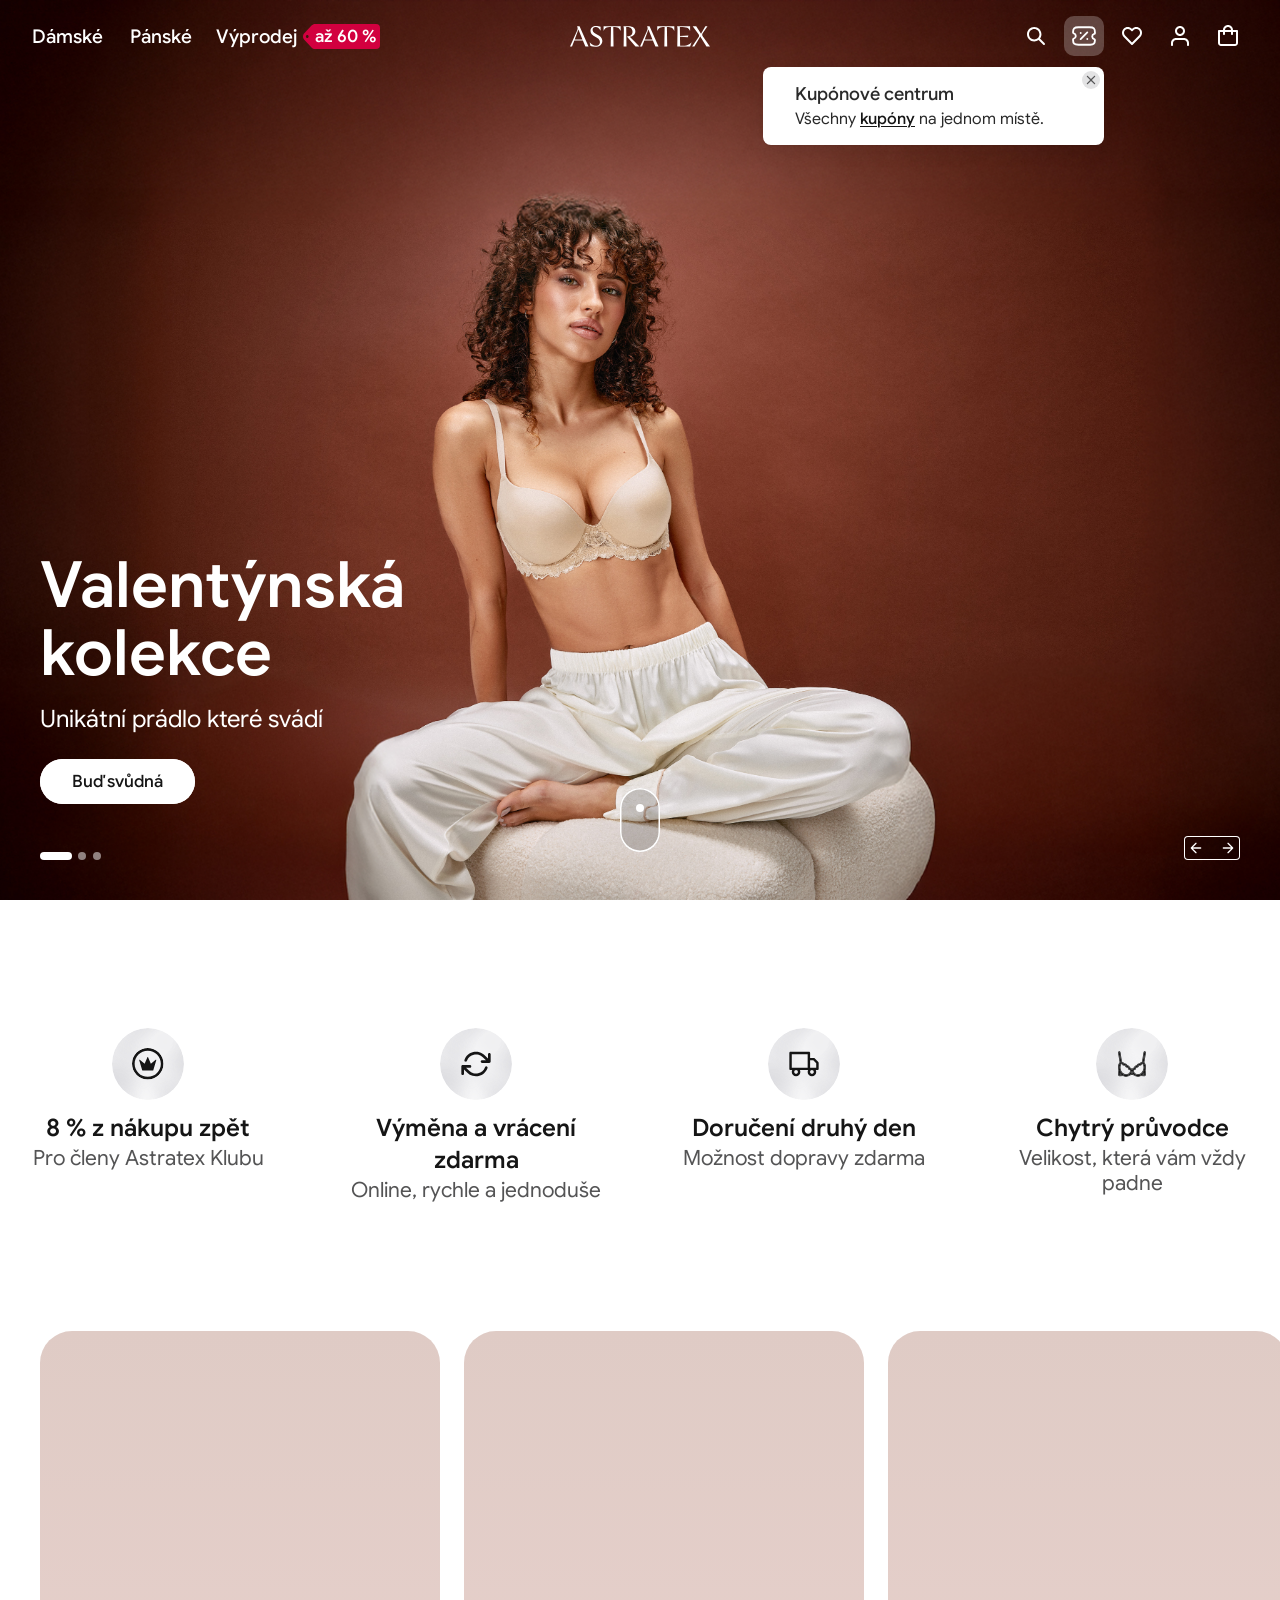
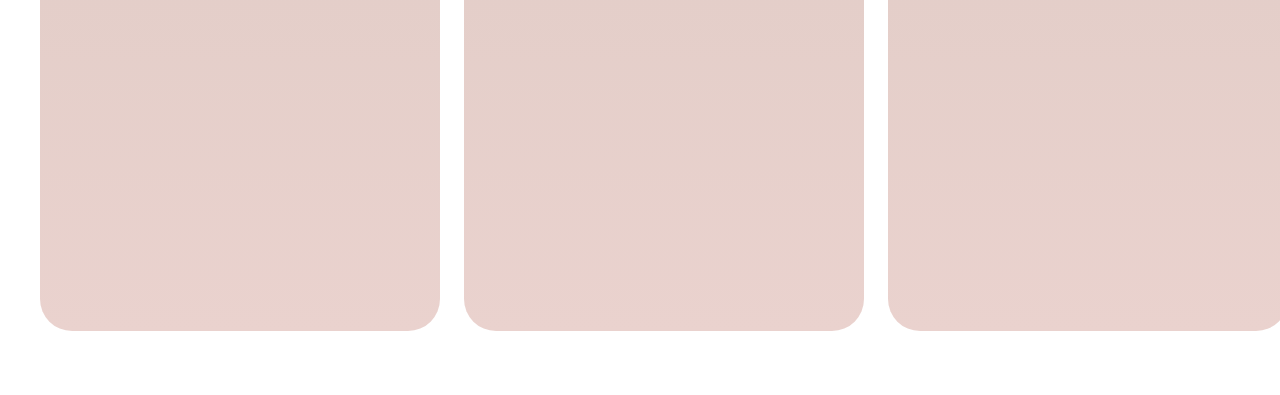
<file: figma.html>
<!DOCTYPE html>
<html lang="cs">
<head>
<!-- Generováno skriptem make-figma-snapshot.py — needitovat ručně.
     Statická podoba index.html pro import do Figmy. -->
<meta charset="UTF-8">
<meta name="viewport" content="width=device-width, initial-scale=1">
<!-- Rozpracovaný prototyp: dostupný přes odkaz, ale ne přes vyhledávače. -->
<meta name="robots" content="noindex, nofollow">
<title>Astratex — Valentýnská kolekce</title>
<link rel="preconnect" href="https://fonts.googleapis.com">
<link rel="preconnect" href="https://fonts.gstatic.com" crossorigin>
<link href="https://fonts.googleapis.com/css2?family=Inter:wght@400;500;600&display=swap" rel="stylesheet">
<link rel="stylesheet" href="styles.css">
<noscript><style>
  /* The top bar is held hidden for its entrance, which the carousel script
     releases. With no script to release it, there is no entrance. */
  .page[data-intro="hold"] .topbar { opacity: 1; }
</style></noscript>
</head>
<body>

<!-- desktop 1920px_2 · 244:4380 (slide 1) / 209:15132 (slide 2)
     data-ink says which ink the current slide's photo calls for:
     "light" = white type over the dark photo, "dark" = near-black type
     over the ivory photo. The JS carousel flips it with the slide. -->
<div class="page" data-ink="light" data-hero="full" data-node-id="244:4380">

  <!-- ============ Frame 947 — HERO CAROUSEL · 244:4381 / 209:15134 ============ -->
  <section class="hero" data-node-id="244:4381" aria-roledescription="carousel" aria-label="Kampaně">

    <!-- Slides. Each one carries its own Figma crop (--zoom / --tx / --ty,
         see styles.css) so the photo sits exactly where the design puts it. -->
    <div class="hero__slides">
      <div class="hero__slide is-active" data-slide="0" data-ink="light"
           data-node-id="244:4382" data-name="d17221a_bezova_0837_Edit 1"
           role="group" aria-roledescription="slide" aria-label="1 z 3">
        <img src="assets/hero-1.png" alt="">
      </div>
      <div class="hero__slide" data-slide="1" data-ink="light"
           data-node-id="296:9612" data-name="6035_1_cernoruzova+6080_cernoruzova-19385_edit 2"
           role="group" aria-roledescription="slide" aria-label="2 z 3">
        <img src="assets/hero-3.jpg" alt="">
      </div>
      <div class="hero__slide" data-slide="2" data-ink="dark"
           data-node-id="209:15510" data-name="10910_slonovakost+10901_kal_slonovakost_0406_edit 1"
           role="group" aria-roledescription="slide" aria-label="3 z 3">
        <img src="assets/hero-2.png" alt="">
      </div>
    </div>

    <!-- 244:4383 / 209:15136 -->
    <div class="hero__inner" data-node-id="244:4383">

      <!-- 244:4384 / 209:15137
           Both slides' copy lives here, stacked in one grid cell and
           cross-faded with the photo. Each set is two title lines, one
           subtitle line and a CTA, so the block keeps the same height and
           its baseline stays put through the transition. Pagination sedí
           pod stackem, takže se nehýbe. -->
      <div class="hero__left" data-node-id="244:4384">
        <div data-node-id="244:4385">
          <!-- 244:4386 -->
          <div class="hero__stack" data-node-id="244:4386">

            <div class="hero__set is-active" data-for-slide="0">
              <!-- 244:4387 -->
              <div class="hero__copy" data-node-id="244:4387">
                <p class="hero__title" data-node-id="244:4388">Valentýnská kolekce</p>
                <p class="hero__subtitle" data-node-id="244:4389">Unikátní prádlo které svádí</p>
              </div>
              <!-- kód+cta · 244:4390 -->
              <div class="hero__ctaRow" data-node-id="244:4390">
                <a class="cta" href="#" data-node-id="244:4395">
                  <span class="cta__label" data-node-id="244:4396">Buď svůdná</span>
                </a>
              </div>
            </div>

            <div class="hero__set" data-for-slide="1">
              <!-- 296:9512 -->
              <div class="hero__copy" data-node-id="296:9512">
                <p class="hero__title" data-node-id="296:9513">Krajka,<br>která padne</p>
                <p class="hero__subtitle" data-node-id="296:9514">Sladěné sety podprsenek a kalhotek</p>
              </div>
              <!-- kód+cta · 296:9515 -->
              <div class="hero__ctaRow" data-node-id="296:9515">
                <a class="cta" href="#" data-node-id="296:9520">
                  <span class="cta__label" data-node-id="296:9521">Vybrat set</span>
                </a>
              </div>
            </div>

            <div class="hero__set" data-for-slide="2">
              <!-- 209:15140 -->
              <div class="hero__copy" data-node-id="209:15140">
                <p class="hero__title" data-node-id="209:15141">Nákupní dny<br>Astratex -25 %</p>
                <p class="hero__subtitle" data-node-id="209:15142">Vaše oblíbené kousky teď výhodněji</p>
              </div>
              <!-- kód+cta · 209:15143 -->
              <div class="hero__ctaRow" data-node-id="209:15143">
                <a class="cta" href="#" data-node-id="209:15148">
                  <span class="cta__label" data-node-id="209:15149">Nakupovat</span>
                </a>
              </div>
            </div>

          </div>

          <!-- Pagination dots · 342:2116 — nově pod tlačítkem, 40px od CTA.
               Jedna tečka na slide; aktivní se roztáhne z 8px tečky na 32px. -->
          <div class="dots" data-node-id="342:2116" role="tablist" aria-label="Slidy">
            <button class="dots__dot dots__dot--active" type="button" role="tab"
                    data-goto="0" aria-selected="true" aria-label="Slide 1" data-node-id="342:2117"></button>
            <button class="dots__dot" type="button" role="tab"
                    data-goto="1" aria-selected="false" aria-label="Slide 2" data-node-id="342:2118"></button>
            <button class="dots__dot" type="button" role="tab"
                    data-goto="2" aria-selected="false" aria-label="Slide 3" data-node-id="342:2119"></button>
          </div>
        </div>
      </div>

      <!-- Button / Sharp&Round · 344:3152 — 40 × 64 · pilulka · 1.5px bílý
           okraj · uvnitř tečka r4, která sjíždí dolů. Naznačuje, že se dá
           scrollovat; objeví se po pár sekundách a mizí, jakmile
           uživatel scrollne. -->
      <button class="scrollHint is-in" type="button" data-scroll-hint
              aria-label="Posunout na obsah níže" data-node-id="344:3152">
        <span class="scrollHint__dot" aria-hidden="true"></span>
      </button>

      <!-- 244:4404 / 209:15157 -->
      <div class="hero__nav" data-node-id="244:4404">
        <!-- Pagination dots · 244:4405 / 209:15158 -->
        <div class="arrows" data-node-id="244:4405">
          <button class="arrows__btn" type="button" data-dir="-1" aria-label="Předchozí slide" data-node-id="244:4406">
            <span class="arrows__icon" data-node-id="244:4407"><img src="assets/icon-arrow-left-2.svg" alt=""></span>
          </button>
          <button class="arrows__btn arrows__btn--flip" type="button" data-dir="1" aria-label="Další slide" data-node-id="244:4408">
            <span class="arrows__icon" data-node-id="244:4409"><img src="assets/icon-arrow-left-2.svg" alt=""></span>
          </button>
        </div>
      </div>

    </div>
  </section>

  <!-- ============ Header / Top Bar / XL-XXL · 244:4434 / 209:15189 ============
       Icons ship as two exported sets — white (244:*) and near-black (209:*) —
       stacked and cross-faded, since each SVG carries its own baked-in fill. -->
  <header class="topbar" data-node-id="244:4434" data-name="Header / Top Bar / XL-XXL">

    <!-- Frame 848 · 244:4435 -->
    <div class="topbar__side" data-node-id="244:4435">
      <!-- Frame 26080071 · 244:4436 -->
      <nav class="topbar__nav" data-node-id="244:4436">
        <!-- Frame 260801354 · 244:4440 -->
        <div class="topbar__links" data-node-id="244:4440">
          <button class="topbar__link" type="button" data-menu-trigger data-text="Dámské"
                  aria-expanded="false" aria-controls="megamenu-damske"
                  data-node-id="244:4441"><span class="topbar__linkText">Dámské</span></button>
          <a class="topbar__link" href="#" data-node-id="244:4442"><span class="topbar__linkText">Pánské</span></a>
          <!-- Frame 26080109 · 244:4443 -->
          <div class="topbar__linkGroup" data-node-id="244:4443">
            <a class="topbar__link" href="#" data-node-id="244:4444"><span class="topbar__linkText">Výprodej</span></a>
            <!-- Category Tag · 244:4445 — same in both inks -->
            <div class="tag" data-node-id="244:4445" data-name="Category Tag">
              <div class="tag__arrow" data-node-id="244:4446" data-name="Vecotr_tag">
                <img src="assets/tag-arrow.svg" alt="">
              </div>
              <div class="tag__body" data-node-id="244:4448">
                <span class="tag__text" data-node-id="244:4449">až 60 %</span>
              </div>
            </div>
          </div>
        </div>

      </nav>
    </div>

    <!-- Frame 26080101 · 244:4453 -->
    <div class="topbar__logo" data-node-id="244:4453">
      <button type="button" class="logo inkSwap" data-node-id="244:4454" data-name="Logo"
              data-hero-toggle aria-pressed="false" aria-label="Astratex – přepnout rozložení hero">
        <img class="ink ink--light" src="assets/ink-light/logo.svg" alt="Astratex">
        <img class="ink ink--dark" src="assets/ink-dark/logo.svg" alt="">
      </button>
    </div>

    <!-- Frame 1422 · 244:4455 -->
    <div class="topbar__side topbar__side--end" data-node-id="244:4455">
      <!-- Frame 1346 · 244:4456 -->
      <div class="topbar__actions" data-node-id="244:4456">
        <!-- Top Bar Item · 342:2174 — hledání je nově jen ikona vpravo -->
        <button class="action action--rounded" type="button" aria-label="Hledat" data-node-id="342:2174">
          <span class="action__icon inkSwap" data-node-id="342:2175">
            <img class="ink ink--light" src="assets/ink-light/icon-search.svg" alt="">
            <img class="ink ink--dark" src="assets/ink-dark/icon-search.svg" alt="">
          </span>
        </button>
        <button class="action action--rounded" type="button" aria-label="Kupóny" data-nudge="on" data-node-id="244:4458"
                data-drawer-trigger aria-haspopup="dialog" aria-expanded="false" aria-controls="drawer-coupons">
          <span class="action__icon inkSwap" data-node-id="244:4459">
            <img class="ink ink--light" src="assets/ink-light/icon-coupon.svg" alt="">
            <img class="ink ink--dark" src="assets/ink-dark/icon-coupon.svg" alt="">
          </span>
        </button>
        <button class="action" type="button" aria-label="Oblíbené" data-node-id="244:4463">
          <span class="action__icon inkSwap" data-node-id="I244:4463;2152:10684">
            <img class="ink ink--light" src="assets/ink-light/icon-heart.svg" alt="">
            <img class="ink ink--dark" src="assets/ink-dark/icon-heart.svg" alt="">
          </span>
        </button>
        <button class="action" type="button" aria-label="Účet" data-node-id="244:4462">
          <span class="action__icon inkSwap" data-node-id="I244:4462;2152:10684">
            <img class="ink ink--light" src="assets/ink-light/icon-user.svg" alt="">
            <img class="ink ink--dark" src="assets/ink-dark/icon-user.svg" alt="">
          </span>
        </button>
        <button class="action" type="button" aria-label="Košík" data-node-id="244:4464">
          <span class="action__icon inkSwap" data-node-id="I244:4464;2152:10684">
            <img class="ink ink--light" src="assets/ink-light/icon-bag.svg" alt="">
            <img class="ink ink--dark" src="assets/ink-dark/icon-bag.svg" alt="">
          </span>
        </button>

        <!-- Tooltip ke kupónům · 309:10360 — vyjede sám po dojetí hlavičky,
             ikonka pod ním přitom drží svůj hover stav. Karta je klikací
             (otevře stejný šuplík jako ikonka), křížek ji jen zavře. -->
        <div class="tip is-in" data-coupon-tip data-node-id="309:10360">
          <button class="tip__card" type="button" data-tip-open
                  aria-label="Otevřít kupónové centrum" data-node-id="309:10362">
            <span class="tip__title" data-node-id="309:10363">Kupónové centrum</span>
            <span class="tip__text" data-node-id="309:10364">Všechny <span class="tip__link">kupóny</span> na jednom místě.</span>
          </button>
          <button class="tip__close" type="button" data-tip-close
                  aria-label="Zavřít" data-node-id="309:10365">
            <span class="tip__closeIcon" data-node-id="309:10366">
              <img src="assets/icon-cross-16.svg" alt="">
            </span>
          </button>
        </div>
      </div>
    </div>
  </header>

  <!-- ============ Mega menu — Dámské · 184:13463 ============
       Fixed under the top bar, on the same centred canvas. The overlay dims
       everything beneath it while the menu is open; header, sheet and overlay
       are driven together by menu.js. -->
  <div class="menu-overlay" data-menu-overlay aria-hidden="true"></div>

  <div class="megamenu" id="megamenu-damske" role="region" aria-label="Dámské"
       aria-hidden="true" data-node-id="184:13463">
    <div class="megamenu__inner">

      <!-- Frame 26080142 · 184:13464 — w 260 · col · gap 32 -->
      <div class="megamenu__primary megamenu__reveal" style="--i: 0" data-node-id="184:13464">
        <ul class="megamenu__cats">
          <li>
            <!-- Frame 26080148 · 184:13465 — gap 6 -->
            <a class="megamenu__cat megamenu__cat--current" href="#" data-node-id="184:13465">
              <span data-node-id="184:13466">Podprsenky</span>
              <img class="megamenu__catArrow" src="assets/menu/icon-arrow-right.svg" alt=""
                   data-node-id="184:13467" data-name="Icons / 24 / Arrow Right">
            </a>
          </li>
          <li><a class="megamenu__cat" href="#" data-node-id="184:13468"><span>Kalhotky</span><span class="megamenu__catHover" aria-hidden="true"></span></a></li>
          <li><a class="megamenu__cat" href="#" data-node-id="184:13469"><span>Plavky</span><span class="megamenu__catHover" aria-hidden="true"></span></a></li>
          <li><a class="megamenu__cat" href="#" data-node-id="184:13470"><span>Noční prádlo</span><span class="megamenu__catHover" aria-hidden="true"></span></a></li>
          <li><a class="megamenu__cat" href="#" data-node-id="184:13471"><span>Spodní prádlo</span><span class="megamenu__catHover" aria-hidden="true"></span></a></li>
          <li><a class="megamenu__cat" href="#" data-node-id="184:13472"><span>Oblečení</span><span class="megamenu__catHover" aria-hidden="true"></span></a></li>
          <li><a class="megamenu__cat megamenu__cat--sale" href="#" data-node-id="184:13473"><span>Výprodej</span><span class="megamenu__catHover" aria-hidden="true"></span></a></li>
          <li><a class="megamenu__cat megamenu__cat--happy" href="#" data-node-id="184:13474"><span>Šťastná stovka</span><span class="megamenu__catHover" aria-hidden="true"></span></a></li>
        </ul>

        <!-- Vector 1 · 208:14437 — 260 × 0, 1px N300 -->
        <span class="megamenu__divider" data-node-id="208:14437" aria-hidden="true">
          <img src="assets/menu/divider.svg" alt="">
        </span>

        <!-- Podle výztuže · 208:14438 — w 240 · gap 20 -->
        <div class="megamenu__group" data-node-id="208:14438">
          <p class="megamenu__label" data-node-id="208:14439">Pro zákazníky</p>
          <ul class="megamenu__links" data-node-id="208:14440">
            <li><a href="#" data-node-id="208:14441">Výměna a vrácení</a></li>
            <li><a href="#" data-node-id="208:14444">Kontakt</a></li>
            <li><a href="#" data-node-id="208:14447">Magazín</a></li>
          </ul>
        </div>
      </div>

      <!-- Frame 26080139 · 184:13475 — flex 1 · gap 80 -->
      <div class="megamenu__lists" data-node-id="184:13475">

        <!-- Podle výztuže · 184:13476 — w 240 · gap 20 -->
        <div class="megamenu__group megamenu__reveal" style="--i: 1" data-node-id="184:13476">
          <p class="megamenu__label" data-node-id="184:13477">Typ</p>
          <ul class="megamenu__links" data-node-id="184:13478">
            <li><a href="#" data-node-id="184:13479">Klasické</a></li>
            <li><a href="#" data-node-id="184:13482">Push-up</a></li>
            <li><a href="#" data-node-id="184:13485">Plunge</a></li>
            <li><a href="#" data-node-id="184:13488">Balconette &amp; Bardot</a></li>
            <li><a href="#" data-node-id="184:13491">Bralette</a></li>
            <li><a href="#" data-node-id="184:13494">Bez ramínek</a></li>
            <li><a href="#" data-node-id="184:13497">Doplňky</a></li>
          </ul>
        </div>

        <!-- Podle střihu · 184:13500 — w 240 · gap 20 -->
        <div class="megamenu__group megamenu__reveal" style="--i: 2" data-node-id="184:13500">
          <p class="megamenu__label" data-node-id="184:13501">Styl a funkce</p>
          <ul class="megamenu__links" data-node-id="184:13502">
            <li><a href="#" data-node-id="184:13503">Sportovní</a></li>
            <li><a href="#" data-node-id="184:13506">Kojicí</a></li>
            <li><a href="#" data-node-id="184:13509">Po ablaci</a></li>
            <li><a href="#" data-node-id="184:13512">Svůdné</a></li>
            <li><a href="#" data-node-id="184:13515">Zmenšující</a></li>
            <li><a href="#" data-node-id="184:13518">Nalepovací</a></li>
          </ul>
        </div>

        <!-- Frame 26080115 · 184:13521 — w 272 · gap 20 -->
        <div class="megamenu__group megamenu__group--search megamenu__reveal" style="--i: 3" data-node-id="184:13521">
          <p class="megamenu__label" data-node-id="184:13522">Lidé často hledají</p>
          <!-- Frame 26080149 · 184:13523 — wrap · gap 16 -->
          <ul class="megamenu__chips" data-node-id="184:13523">
            <li><a class="megamenu__chip" href="#" data-node-id="184:13524" data-name="Kategory">
              <img src="assets/menu/icon-search.svg" alt="" data-node-id="184:13525">
              <span data-node-id="184:13526">Bez kostic</span></a></li>
            <li><a class="megamenu__chip" href="#" data-node-id="184:13527" data-name="Kategory">
              <img src="assets/menu/icon-search.svg" alt="" data-node-id="184:13528">
              <span data-node-id="184:13529">Krajkové</span></a></li>
            <li><a class="megamenu__chip" href="#" data-node-id="184:13530" data-name="Kategory">
              <img src="assets/menu/icon-search.svg" alt="" data-node-id="184:13531">
              <span data-node-id="184:13532">Bezešvé</span></a></li>
            <li><a class="megamenu__chip" href="#" data-node-id="184:13533" data-name="Kategory">
              <img src="assets/menu/icon-search.svg" alt="" data-node-id="184:13534">
              <span data-node-id="184:13535">Nevyztužené krajkové</span></a></li>
          </ul>
        </div>
      </div>

      <!-- Frame 26080146 · 184:13536 — col · gap 32 · 400 × 225 tiles -->
      <div class="megamenu__promos megamenu__reveal" style="--i: 4" data-node-id="184:13536" aria-hidden="true">
        <div class="megamenu__promo" data-node-id="184:13537"></div>
        <div class="megamenu__promo" data-node-id="184:13538"></div>
      </div>

    </div>
  </div>

  <!-- ============ Drawer — Dostupné kupóny · Frame 4686 · 227:2570 ============
       460 × viewport height, fixed to the right edge. Opened by the coupon
       icon in the top bar; slides in from the right over a dimmer. Driven
       by drawer.js. -->
  <div class="drawer-overlay" data-drawer-overlay aria-hidden="true"></div>

  <aside class="drawer" id="drawer-coupons" role="dialog" aria-modal="true"
         aria-labelledby="drawer-coupons-title" aria-hidden="true" data-node-id="227:2570">

    <!-- Frame 260801335 · 227:2571 — pt24 · px24 · close right -->
    <div class="drawer__top drawer__reveal" style="--i: 0" data-node-id="227:2571">
      <button class="drawer__close" type="button" data-drawer-close
              aria-label="Zavřít" data-node-id="227:2572" data-name="Button / Round">
        <span class="drawer__closeIcon" aria-hidden="true" data-node-id="I227:2572;1980:392"></span>
      </button>
    </div>

    <!-- Frame 4652 · 227:2573 — scrolls · px32 · gap 27 -->
    <div class="drawer__scroll">
      <div class="drawer__content" data-node-id="227:2573">
        <h2 class="drawer__title drawer__reveal" style="--i: 0" id="drawer-coupons-title" data-node-id="227:2575">Dostupné kupóny</h2>

        <!-- 227:2578 — 396 · N50 · 1px N300 · r16 -->
        <article class="coupon drawer__reveal" style="--i: 1" data-node-id="227:2578">
          <div class="coupon__body" data-node-id="227:2579">
            <div class="coupon__meta" data-node-id="227:2589">
              <div class="coupon__lead" data-node-id="227:2590">
                <a class="coupon__category" href="#" data-node-id="227:2591">PODPRSENKY</a>
              </div>
              <span class="coupon__tag" data-node-id="233:2678" data-name="Property Tag">
                <img src="assets/drawer/icon-clock.svg" alt="" data-node-id="233:2679">
                <span data-node-id="233:2680">Končí za 2&nbsp;dny</span>
              </span>
            </div>
            <div class="coupon__text" data-node-id="227:2586">
              <h3 class="coupon__title" data-node-id="227:2587">25&nbsp;% na podprsenky</h3>
              <p class="coupon__desc" data-node-id="227:2588">Platí při nákupu nad 1&nbsp;499&nbsp;Kč. Nevztahuje se na slevy a produkty s označením PREMIUM nebo BESTSELLER.</p>
            </div>
          </div>
          <div class="coupon__actions" data-node-id="227:2593">
            <button class="coupon__code coupon__code--purple" type="button" data-node-id="227:2595">PODPRSENKY25</button>
            <button class="coupon__activate" type="button" data-node-id="227:2596">Aktivovat kupon</button>
          </div>
        </article>
        <!-- 227:2597 — 396 · N50 · 1px N300 · r16 -->
        <article class="coupon drawer__reveal" style="--i: 2" data-node-id="227:2597">
          <div class="coupon__body" data-node-id="227:2598">
            <div class="coupon__meta" data-node-id="233:2685">
              <div class="coupon__lead" data-node-id="233:2686">
                <a class="coupon__category" href="#" data-node-id="233:2687">PLAVKY</a>
              </div>
              <span class="coupon__validity" data-node-id="233:2693">do 30.9.</span>
            </div>
            <div class="coupon__text" data-node-id="227:2601">
              <h3 class="coupon__title" data-node-id="227:2603">50&nbsp;% na dvojdílné plavky</h3>
              <p class="coupon__desc" data-node-id="227:2604">Platí při nákupu nad 1&nbsp;499&nbsp;Kč.</p>
            </div>
          </div>
          <div class="coupon__actions" data-node-id="227:2609">
            <button class="coupon__code coupon__code--blue" type="button" data-node-id="227:2611">PLAVKY50</button>
            <button class="coupon__activate" type="button" data-node-id="227:2612">Aktivovat kupon</button>
          </div>
        </article>
        <!-- 227:2613 — 396 · N50 · 1px N300 · r16 -->
        <article class="coupon drawer__reveal" style="--i: 3" data-node-id="227:2613">
          <div class="coupon__body" data-node-id="227:2614">
            <div class="coupon__meta" data-node-id="233:2699">
              <div class="coupon__lead" data-node-id="233:2700">
                <a class="coupon__category" href="#" data-node-id="233:2701">DOPRAVA</a>
              </div>
              <span class="coupon__validity" data-node-id="233:2707">Bez omezení</span>
            </div>
            <div class="coupon__text" data-node-id="227:2617">
              <h3 class="coupon__title" data-node-id="227:2619">Doprava zdarma</h3>
              <p class="coupon__desc" data-node-id="227:2620">Platí při nákupu nad 500&nbsp;Kč.</p>
            </div>
          </div>
          <div class="coupon__actions" data-node-id="227:2621">
            <button class="coupon__code coupon__code--neutral" type="button" data-node-id="227:2623">DOPRAVAZDARMA</button>
            <span class="coupon__activate coupon__activate--active" data-node-id="227:2624">
              <img src="assets/drawer/icon-check.svg" alt="" data-node-id="227:2624-icon">Aktivní
            </span>
          </div>
        </article>
        <!-- 233:2713 — 396 · N50 · 1px N300 · r16 -->
        <article class="coupon drawer__reveal" style="--i: 4" data-node-id="233:2713">
          <div class="coupon__body" data-node-id="233:2714">
            <div class="coupon__meta" data-node-id="233:2715">
              <div class="coupon__lead" data-node-id="233:2716">
                <a class="coupon__category" href="#" data-node-id="233:2717">PLAVKY</a>
              </div>
              <span class="coupon__validity" data-node-id="233:2723">do 30.9.</span>
            </div>
            <div class="coupon__text" data-node-id="233:2724">
              <h3 class="coupon__title" data-node-id="233:2726">50&nbsp;% na dvojdílné plavky</h3>
              <p class="coupon__desc" data-node-id="233:2727">Platí při nákupu nad 1&nbsp;499&nbsp;Kč.</p>
            </div>
          </div>
          <div class="coupon__actions" data-node-id="233:2728">
            <button class="coupon__code coupon__code--blue" type="button" data-node-id="233:2730">PLAVKY50</button>
            <button class="coupon__activate" type="button" data-node-id="233:2731">Aktivovat kupon</button>
          </div>
        </article>
        <!-- 233:2740 — 396 · N50 · 1px N300 · r16 -->
        <article class="coupon drawer__reveal" style="--i: 5" data-node-id="233:2740">
          <div class="coupon__body" data-node-id="233:2741">
            <div class="coupon__meta" data-node-id="233:2742">
              <div class="coupon__lead" data-node-id="233:2743">
                <a class="coupon__category" href="#" data-node-id="233:2744">DOPRAVA</a>
              </div>
              <span class="coupon__validity" data-node-id="233:2746">do 30.9.</span>
            </div>
            <div class="coupon__text" data-node-id="233:2747">
              <h3 class="coupon__title" data-node-id="233:2749">Doprava zdarma</h3>
              <p class="coupon__desc" data-node-id="233:2750">Platí při nákupu nad 500&nbsp;Kč.</p>
            </div>
          </div>
          <div class="coupon__actions" data-node-id="233:2751">
            <button class="coupon__code coupon__code--neutral" type="button" data-node-id="233:2753">DOPRAVAZDARMA</button>
            <span class="coupon__activate coupon__activate--active" data-node-id="233:2754">
              <img src="assets/drawer/icon-check.svg" alt="" data-node-id="233:2754-icon">Aktivní
            </span>
          </div>
        </article>
      </div>
    </div>

    <!-- Rectangle 2625 · 227:2627 — 283px white fade: more below -->
    <div class="drawer__fade" aria-hidden="true" data-node-id="227:2627"></div>

    <!-- Rectangle 8 · 227:2626 — 4 × 64 thumb, 6px from the edge -->
    <div class="drawer__track" aria-hidden="true">
      <div class="drawer__thumb" data-node-id="227:2626"></div>
    </div>
  </aside>

  <!-- ============ desktop 1920px — USP · 375:3177 ============
       1920 × 327, bílá, py 80. Čtyři sloupce (flex 1) s kruhovým
       tlačítkem 80 px nad textem; rozestup sloupců 32, uvnitř 12.
       Kruhy mají na hover decentní pohyb (anotace v návrhu). -->
  <section class="usp" data-node-id="375:3177">
      <div class="usp__item usp__item--club" style="--i: 0" data-node-id="375:3180" data-name="tags">
        <button class="usp__badge" type="button" aria-label="Astratex Klub" data-node-id="375:3181">
          <span class="usp__fog" aria-hidden="true"><i></i><i></i></span>
          <!-- Kresba je 1:1 soubor z Figmy, jen vložená inline, aby šlo
               samotnou korunkou otočit uvnitř kroužku. -->
          <span class="usp__icon" data-node-id="375:3182">
            <svg aria-hidden="true" focusable="false" preserveAspectRatio="none" overflow="visible" width="35" height="35" viewBox="0 0 35 35" fill="none" xmlns="http://www.w3.org/2000/svg">
            <g id="Icon">
            <g clip-path="url(#clip0_387_4011)">
            <g id="Vector">
            <path class="uspCoin" fill-rule="evenodd" clip-rule="evenodd" d="M23.2806 25.0833H11.7186C11.6351 25.0833 11.5537 25.0544 11.4862 25.0009C11.4187 24.9474 11.3685 24.8719 11.343 24.7854L8.03981 13.64C8.01406 13.553 8.01446 13.4593 8.04098 13.3725C8.06749 13.2858 8.11873 13.2105 8.18725 13.1576C8.25578 13.1047 8.33803 13.0769 8.42205 13.0783C8.50608 13.0797 8.58751 13.1102 8.65453 13.1653L14.0409 17.6161L17.1398 10.1468C17.1755 10.077 17.2278 10.0189 17.2911 9.97842C17.3544 9.93796 17.4265 9.91663 17.5 9.91663C17.5734 9.91663 17.6455 9.93796 17.7088 9.97842C17.7721 10.0189 17.8244 10.077 17.8601 10.1468L20.959 17.6161L26.3454 13.1653C26.4124 13.1102 26.4938 13.0797 26.5779 13.0783C26.6619 13.0769 26.7441 13.1047 26.8127 13.1576C26.8812 13.2105 26.9324 13.2858 26.9589 13.3725C26.9854 13.4593 26.9859 13.553 26.9601 13.64L23.6557 24.7841C23.6304 24.8707 23.5804 24.9464 23.513 25.0002C23.4456 25.0539 23.3642 25.0831 23.2806 25.0833Z" fill="#151515"/>
            <path fill-rule="evenodd" clip-rule="evenodd" d="M2.91667 17.5C2.91667 25.5542 9.44585 32.0833 17.5 32.0833C25.5542 32.0833 32.0833 25.5542 32.0833 17.5C32.0833 9.44585 25.5542 2.91667 17.5 2.91667C9.44585 2.91667 2.91667 9.44585 2.91667 17.5ZM17.5 0C7.83502 0 0 7.83502 0 17.5C0 27.165 7.83502 35 17.5 35C27.165 35 35 27.165 35 17.5C35 7.83502 27.165 0 17.5 0Z" fill="#151515"/>
            </g>
            </g>
            </g>
            <defs>
            <clipPath id="clip0_387_4011">
            <rect width="35" height="35" rx="17.5" fill="white"/>
            </clipPath>
            </defs>
            </svg>
          </span>
        </button>
        <span class="usp__text" data-node-id="375:3183">
          <span class="usp__title" data-node-id="375:3184">8&nbsp;% z nákupu zpět</span>
          <span class="usp__sub" data-node-id="375:3185">Pro členy Astratex Klubu</span>
        </span>
      </div>

      <div class="usp__item usp__item--exchange" style="--i: 1" data-node-id="375:3186" data-name="tags">
        <button class="usp__badge" type="button" aria-label="Výměna a vrácení" data-node-id="375:3187">
          <span class="usp__fog" aria-hidden="true"><i></i><i></i></span>
          <span class="usp__icon" data-node-id="375:3188">
            <img src="assets/usp/icon-exchange.svg" width="35" height="35" alt="">
          </span>
        </button>
        <span class="usp__text" data-node-id="375:3189">
          <span class="usp__title" data-node-id="375:3190">Výměna a vrácení zdarma</span>
          <span class="usp__sub" data-node-id="375:3191">Online, rychle a jednoduše</span>
        </span>
      </div>

      <div class="usp__item usp__item--delivery" style="--i: 2" data-node-id="375:3192" data-name="tags">
        <button class="usp__badge" type="button" aria-label="Doručení" data-node-id="375:3193">
          <span class="usp__fog" aria-hidden="true"><i></i><i></i></span>
          <span class="usp__air usp__air--back" aria-hidden="true"></span>
          <span class="usp__icon" data-node-id="375:3194">
            <img src="assets/usp/icon-delivery.svg" width="35" height="35" alt="">
          </span>
          <span class="usp__air usp__air--front" aria-hidden="true"></span>
        </button>
        <span class="usp__text" data-node-id="375:3195">
          <span class="usp__title" data-node-id="375:3196">Doručení druhý den</span>
          <span class="usp__sub" data-node-id="375:3197">Možnost dopravy zdarma</span>
        </span>
      </div>

      <div class="usp__item usp__item--guide" style="--i: 3" data-node-id="375:3198" data-name="tags">
        <button class="usp__badge" type="button" aria-label="Chytrý průvodce" data-node-id="375:3199">
          <span class="usp__fog" aria-hidden="true"><i></i><i></i></span>
          <span class="usp__icon" data-node-id="375:3200">
            <img src="assets/usp/icon-guide.svg" width="35" height="35" alt="">
          </span>
          <span class="usp__measure" aria-hidden="true"></span>
        </button>
        <span class="usp__text" data-node-id="375:3201">
          <span class="usp__title" data-node-id="375:3202">Chytrý průvodce</span>
          <span class="usp__sub" data-node-id="375:3203">Velikost, která vám vždy padne</span>
        </span>
      </div>
  </section>

  <!-- ============ Frame 1352 — Instagram stories · 244:4428 ============ -->
  <section class="stories" data-node-id="244:4428">
    <div class="story" data-node-id="244:4429" data-name="Instagram story - 1"></div>
    <div class="story" data-node-id="244:4430" data-name="Instagram story - 3"></div>
    <div class="story" data-node-id="244:4431" data-name="Instagram story - 4"></div>
    <div class="story" data-node-id="244:4432" data-name="Instagram story - 5"></div>
    <div class="story" data-node-id="244:4433" data-name="Instagram story - 6"></div>
  </section>

</div>

<!-- Mlha v kruzích USP. feTurbulence dělá jemný oblačný šum, feColorMatrix
     z něj vezme jen jeden kanál jako průhlednost a obarví ho na světlou
     šedou — proto to má strukturu, kterou gradient neumí. Dvě varianty
     s jiným zrnem a hustotou se přes sebe posouvají. -->
<svg class="svgDefs" width="0" height="0" aria-hidden="true" focusable="false">
  <filter id="uspFogA" x="-30%" y="-30%" width="160%" height="160%" color-interpolation-filters="sRGB">
    <feTurbulence type="fractalNoise" baseFrequency="0.011" numOctaves="2" seed="3" stitchTiles="stitch" result="n"/>
    <feGaussianBlur in="n" stdDeviation="5" result="soft"/>
    <feColorMatrix in="soft" type="matrix"
      values="0 0 0 0 1
              0 0 0 0 1
              0 0 0 0 1
              2.3 0 0 0 -0.52"/>
  </filter>
  <filter id="uspFogB" x="-30%" y="-30%" width="160%" height="160%" color-interpolation-filters="sRGB">
    <feTurbulence type="fractalNoise" baseFrequency="0.018" numOctaves="2" seed="17" stitchTiles="stitch" result="n"/>
    <feGaussianBlur in="n" stdDeviation="6.5" result="soft"/>
    <feColorMatrix in="soft" type="matrix"
      values="0 0 0 0 0.765
              0 0 0 0 0.765
              0 0 0 0 0.79
              2.0 0 0 0 -0.62"/>
  </filter>
</svg>

</body>
</html>
</file>
<file: styles.css>
/* =========================================================
   Astratex — desktop 1920px_2  (Figma node 244:4380)
   1:1 reproduction of the Figma frame (1920 × 1853)
   ========================================================= */

/* ---------- Fonts ---------- */
@font-face {
  font-family: "Google Sans";
  src: url("fonts/GoogleSans-Regular.ttf") format("truetype");
  font-weight: 400;
  font-style: normal;
  font-display: swap;
}
@font-face {
  font-family: "Google Sans";
  src: url("fonts/GoogleSans-Medium.ttf") format("truetype");
  font-weight: 500;
  font-style: normal;
  font-display: swap;
}
@font-face {
  font-family: "Google Sans";
  src: url("fonts/GoogleSans-SemiBold.ttf") format("truetype");
  font-weight: 600;
  font-style: normal;
  font-display: swap;
}
@font-face {
  font-family: "Google Sans";
  src: url("fonts/GoogleSans-Bold.ttf") format("truetype");
  font-weight: 700;
  font-style: normal;
  font-display: swap;
}

/* ---------- Design tokens (Figma variables) ---------- */
:root {
  --white: #ffffff;          /* White            */
  --neutral-n0: #ffffff;     /* Neutral/N0       */
  --neutral-n800: #2a2a2a;   /* Neutral/N800     */
  --neutral-n900: #151515;   /* Neutral/N900     */
  --sale-red: #d2003f;       /* Category tag     */
  --happy-purple: #6f3292;   /* Šťastná stovka   */
  --neutral-n200: #e3e3e4;   /* Neutral/N200     */
  --neutral-n300: #d9d9db;   /* Neutral/N300     */
  --menu-stroke: #d0d0d2;    /* header ⟂ open menu */
  --menu-label: #6d6d6d;     /* menu group labels */
  --neutral-n50: #f6f6f6;    /* Neutral/N50      */
  --neutral-n100: #eeeef0;   /* Neutral/N100     */
  --neutral-n600: #7e7e7f;   /* Neutral/N600     */
  --neutral-n700: #545455;   /* Neutral/N700     */
  --coupon-purple: #6300c6;
  --coupon-blue: #1b59cd;
  --coupon-active-bg: #ddf2cd;
  --coupon-active-ink: #365d18;
  --story-grey: #d2d2d2;     /* Story placeholder*/

  --slide-fade: 900ms cubic-bezier(0.4, 0, 0.2, 1);
  /* The ink waits out the first third of the cross-fade, so the type never
     turns dark while the dark photo is still the one you can see. */
  --ink-swap: 640ms cubic-bezier(0.4, 0, 0.2, 1) 160ms;
  --dot-morph: 420ms cubic-bezier(0.4, 0, 0.2, 1);   /* click feedback: no delay */
  /* Copy is sequenced, not cross-faded: two headlines dissolving through
     each other in the same spot turns the letterforms to mush. The old one
     leaves first, the new one arrives once the space is clear. */
  --copy-out: 300ms ease;
  --copy-in: 380ms cubic-bezier(0.2, 0.7, 0.3, 1) 430ms;
  --topbar-in: 720ms cubic-bezier(0.2, 0.7, 0.3, 1);
  /* jemné „vyskočení" tooltipu — lehký přesah na konci */
  --tip-in: 640ms cubic-bezier(0.34, 1.46, 0.64, 1);
  --tip-out: 180ms cubic-bezier(0.4, 0, 1, 1);
  --hero-morph: 560ms cubic-bezier(0.4, 0, 0.2, 1);  /* full-bleed ⇄ inset hero */
  --hint-in: 520ms cubic-bezier(0.2, 0.7, 0.3, 1);   /* scroll hint přijíždí */
  --hint-out-ms: 320ms;
  --bar-swap: 360ms cubic-bezier(0.4, 0, 0.2, 1);   /* header going solid / clear */
  --link-line: 220ms cubic-bezier(0.2, 0.7, 0.3, 1); /* nav hover underline draws in */
  --menu-underline-drop: -3px;  /* menu list underline, below the 26px line box */

  /* Mega menu. The sheet unrolls downward from under the bar, the dimmer
     fades in behind it, and the columns follow left to right a beat later.
     Closing is quicker and all at once — nobody waits to watch a menu leave. */
  --menu-ease-in: cubic-bezier(0.2, 0.7, 0.3, 1);
  --menu-ease-out: cubic-bezier(0.4, 0, 1, 1);
  --menu-in: 440ms;
  --menu-out: 240ms;
  --menu-level: 560ms;          /* posun úrovní mobilního menu do stran */
  /* Linka pod mobilním polem čeká, až panel dojede zprava. */
  --mobile-line-delay: 320ms;
  --menu-col-in: 380ms;
  --menu-col-delay: 110ms;      /* first column waits for the sheet to open */
  --menu-col-stagger: 55ms;     /* then each next column */
  --menu-col-cap: 440ms;        /* strop pro dlouhé seznamy v mobilním menu */

  /* Coupon drawer. Slides in from the right on the menu's easing; its
     contents follow a beat later, top to bottom, drifting in 16px. */
  --drawer-width: 460px;
  --drawer-dim: 0.5;            /* 0 = no dimmer, the Figma shadow alone */
  --drawer-in: 480ms;
  --drawer-out: 280ms;
  --drawer-item-in: 420ms;
  --drawer-item-delay: 140ms;
  --drawer-item-stagger: 45ms;

  --font-sans: "Google Sans", "Google Sans Text", -apple-system,
               "Helvetica Neue", Arial, sans-serif;
  --font-inter: "Inter", -apple-system, "Helvetica Neue", Arial, sans-serif;
}

/* ---------- Ink: set by the carousel from the current slide ----------
   244:4380 rides the dark photo, so its type and icons are white.
   209:15132 rides the ivory photo, so they go near-black and the CTA
   inverts to a solid white pill. Everything else — the sale tag, the
   pagination dots, the arrow pill — is identical in both frames. */
.page {
  --ink: var(--neutral-n0);          /* nav, search, icons  */
  --ink-title: var(--white);         /* headline + subtitle */
  /* 342:2112 — tlačítko je bílé s tmavým textem nad oběma fotkami */
  --cta-bg: var(--white);
  --cta-ink: var(--neutral-n900);
  --cta-bg-hover: rgba(255, 255, 255, 0.86);
  --cta-ink-hover: var(--neutral-n900);
}
.page[data-ink="dark"] {
  --ink: var(--neutral-n900);
  --ink-title: #000000;
}

/* ---------- Reset ---------- */
*,
*::before,
*::after { box-sizing: border-box; }

html { background: #ffffff; }

body {
  margin: 0;
  background: #ffffff;
  font-family: var(--font-sans);
  -webkit-font-smoothing: antialiased;
  -moz-osx-font-smoothing: grayscale;
  text-rendering: optimizeLegibility;
}

img { display: block; border: 0; }

button {
  margin: 0;
  padding: 0;
  border: 0;
  background: none;
  font: inherit;
  color: inherit;
  cursor: pointer;
}

a { text-decoration: none; color: inherit; }

/* =========================================================
   Page canvas — desktop 1920px_2 · 244:4380
   Fluid across desktop widths: full-bleed up to --canvas-max (2560px),
   then centred. Every type size and icon size stays at its Figma value —
   only the hero photo re-crops. Hero + USP bar together are exactly one
   viewport tall, so the USP bar never falls below the fold.
   Top bar is fixed to the top of the viewport, over the hero at y = 0.
   ========================================================= */
:root {
  --canvas-max: 2560px;   /* carousel is full-screen up to this width */
  --canvas-min: 1280px;   /* smallest supported desktop width         */
  /* The floor as the element can actually use it. "1280" is a window width,
     and the window's width includes a vertical scrollbar wherever scrollbars
     take up room (a mouse on macOS, Windows): 100vw counts it, 100% doesn't,
     so their difference is exactly that scrollbar — 15px, 17px, or 0 where
     scrollbars float over the page (trackpads, phones, tablets). Taking it
     off keeps a 1280px window free of a horizontal scrollbar. Resolved where
     it is used, so 100% is always that element's own containing block. */
  --canvas-min-fit: calc(var(--canvas-min) - (100vw - 100%));
  --bar-height: 72px;     /* top bar: 16 + 40px řádek + 16             */
  --hero-offset: 64px;    /* 1025 − 961 · gap above the hero content   */
  /* USP bar, built like an auto layout: 16px of padding around a row
     whose height comes from its items. The hero needs that height up front
     to leave room for the bar, so it is derived from the same values the
     bar is built from — change any of them and both follow. */
  --usp-badge: 260ms cubic-bezier(0.22, 0.61, 0.36, 1);  /* hover kruhů */
  --usp-fog-a: 14s;       /* dvě vrstvy mlhy, každá svým tempem */
  --usp-fog-b: 19s;
  /* vyhledávání: linka se natáhne, obsah pak naskáče zleva */
  --search-line: 620ms cubic-bezier(0.33, 0, 0.2, 1);
  --search-line-delay: 120ms;
  --card-video: 240ms ease;                              /* prolnutí na video */
  --card-zoom: 480ms cubic-bezier(0.22, 0.61, 0.36, 1);  /* přiblížení fotky */
  --card-zoom-scale: 1.06;
  --search-in: 420ms cubic-bezier(0.16, 1, 0.3, 1);
  --search-base: 220ms;
  --search-step: 70ms;
  --usp-in: 780ms cubic-bezier(0.16, 1, 0.3, 1);         /* nájezd sekce */
  --usp-in-step: 300ms;                                  /* sloupce jdou po sobě */
  --usp-liquid: 22s;                                     /* přelévání skla */
  /* Karty pod USP: nájezd, lesk a rozlití barvy v tlačítku */
  --story-in: 700ms cubic-bezier(0.16, 1, 0.3, 1);
  --story-step: 90ms;
  --story-shine: 900ms;
  --story-zoom: 620ms cubic-bezier(0.22, 0.61, 0.36, 1);
  --story-flood: 420ms cubic-bezier(0.22, 0.61, 0.36, 1);
  --story-arrow: 240ms cubic-bezier(0.22, 0.61, 0.36, 1);
  --story-pill: 420ms cubic-bezier(0.22, 0.61, 0.36, 1);
}

.page {
  position: relative;
  width: 100%;
  min-width: var(--canvas-min-fit);
  max-width: var(--canvas-max);
  height: auto;
  margin: 0 auto;
  overflow: hidden;
  background: #ffffff;
}

/* =========================================================
   HERO — Frame 947 · 244:4381   (1920 × 1025 in Figma)
   flex-col · items-center · justify-end · gap 10
   Responsive: full width of the canvas, full viewport height.
   ========================================================= */
/* Two layouts, switched by the logo (hero-layout.js):
   full  — the primary one, edge to edge, square corners;
   inset — a card 16px in from the top and both sides, 16px corners.
   The inset card gives its 16px top back out of its height, so its bottom
   edge — and the USP bar under it — never move. The margin, height and
   corners transition only while the logo is switching (.is-hero-morphing,
   set by hero-layout.js): the hero's height also follows the window, and a
   standing transition would make it trail behind every resize. The
   clip-path keeps the rounding crisp over the scaled photos. */
.page { --hero-inset: 0px; --hero-radius: 0px; }
.page[data-hero="inset"] { --hero-inset: 16px; --hero-radius: 16px; }
.page.is-hero-morphing .hero {
  transition:
    margin var(--hero-morph),
    height var(--hero-morph),
    border-radius var(--hero-morph),
    clip-path var(--hero-morph);
}
/* The bar and its menu stay edge to edge; their padding and height ride
   along with the card, keeping their own ink and reveal transitions. */
.page.is-hero-morphing .topbar {
  transition:
    background-color var(--ink-swap),
    box-shadow var(--ink-swap),
    height var(--hero-morph),
    padding var(--hero-morph);
}
.page.is-hero-morphing .megamenu {
  transition:
    clip-path var(--menu-out) var(--menu-ease-out),
    visibility 0s linear var(--menu-out),
    top var(--hero-morph),
    max-height var(--hero-morph);
}
.page.is-hero-morphing .megamenu.is-open {
  transition:
    clip-path var(--menu-in) var(--menu-ease-in),
    visibility 0s,
    top var(--hero-morph),
    max-height var(--hero-morph);
}
.page.is-hero-morphing .megamenu__inner {
  transition: padding var(--hero-morph);
}

.hero {
  position: relative;
  width: auto;
  margin: var(--hero-inset) var(--hero-inset) 0;
  border-radius: var(--hero-radius);
  clip-path: inset(0 round var(--hero-radius));
  /* 342:2097 is annotated "full viewport": the hero takes the whole window
     height and the USP bar moves below the fold. The scroll hint at the
     bottom (.scrollHint) is what tells people there is more. */
  height: calc(100vh - var(--hero-inset));
  height: calc(100dvh - var(--hero-inset));
  min-height: 460px;
  display: flex;
  flex-direction: column;
  align-items: center;
  justify-content: flex-end;
  gap: 10px;
  overflow: hidden;
}

/* Slide stack — the photos cross-fade in place. */
.hero__slides {
  position: absolute;
  inset: 0;
  overflow: hidden;
  pointer-events: none;
}

.hero__slide {
  position: absolute;
  inset: 0;
  overflow: hidden;
  opacity: 0;
  transition: opacity var(--slide-fade);
}
.hero__slide.is-active { opacity: 1; }

/* Each photo starts from a guaranteed cover fit — so it can never letterbox
   or squash at any window size — and is then nudged onto the exact crop its
   Figma frame uses. --zoom is Figma's scale over the cover scale; --tx/--ty
   shift the result, as a share of the hero box. They land after the scale,
   so a crop offset of d image-pixels costs d x --zoom here — and each is
   capped at (--zoom - 1) / 2, the slack the zoom actually creates.
   Solved against the 1920 × 1025 reference frame:

   244:4382   photo 4096 × 2521, drawn 2150 × 1323.279 at (-93, -199)
   296:9612   photo 4096 × 2439, drawn 2666 × 1587.494 at (-547, -412), zrcadlená
   209:15510  photo 4096 × 2508, drawn 2644 × 1618.934 at (-400, -456)  */
.hero__slide img {
  width: 100%;
  height: 100%;
  object-fit: cover;      /* crop — never squash, never letterbox */
  object-position: 50% 50%;
  /* --flip: -1 obrátí fotku vodorovně (296:9612 je ve Figmě zrcadlená);
     zrcadlení je uvnitř, takže na --tx/--ty nemá vliv. */
  transform:
    translate(var(--tx, 0), var(--ty, 0))
    scale(var(--zoom, 1))
    scaleX(var(--flip, 1));
  transform-origin: center center;
}

/* 244:4382 is shown at plain centred cover rather than at Figma's 1.12×
   crop: that crop rides the model's head up under the logo and cuts the
   foot off. Cover is as far out as this photo can go without letterboxing,
   and at the 1025px reference it clears the top bar by 69px and leaves the
   whole foot in frame. At cover the photo exactly spans the hero width, so
   --tx must stay 0 — any sideways nudge would expose the edge. */
.hero__slide[data-slide="0"] { --zoom: 1;        --tx:  0;      --ty:   0;       }
/* 296:9612 — Figma kreslí fotku 2666 širokou (1.3885x přes cover) se středem
   174px vlevo a 130.75px nad středem rámu; obrázek je navíc překlopený.
   Odsazení zůstávají uvnitř (zoom - 1) / 2 = 19.4 % vůle. */
.hero__slide[data-slide="1"] { --zoom: 1.3885;   --tx: -9.06%;  --ty: -12.76%;  --flip: -1; }
/* 209:15510 is pulled back from Figma's 1.377x crop to 1.28x: at Figma's
   scale the model reads noticeably larger than on slide 0 and her legs run
   off the bottom edge. 1.28x matches the two models' on-screen height and
   brings the feet ~50px clear of the fold. --ty leans on the crop's lower
   half; the offsets stay inside the (zoom - 1) / 2 = 14% of slack the zoom
   creates, so no edge is ever exposed. */
.hero__slide[data-slide="2"] { --zoom: 1.28;     --tx: -1.83%;  --ty: -13.5%;    }

/* 244:4383 — h 961 · w full · row · items-end · justify-between
   padding: 96px top / 40px sides / 40px bottom · radius 16 */
.hero__inner {
  position: relative;
  z-index: 1;
  flex: 0 0 auto;
  width: 100%;
  height: calc(100% - var(--hero-offset));
  display: flex;
  align-items: flex-end;
  justify-content: space-between;
  padding: 96px 40px 40px;
  border-radius: 16px;
}

/* 244:4384 — col · h-full · items-start · justify-end */
.hero__left {
  display: flex;
  flex-direction: column;
  align-self: stretch;
  align-items: flex-start;
  justify-content: flex-end;
  border-radius: 16px;
  flex: 0 0 auto;
}

/* 244:4385 / 342:2103 — texty, CTA a pod nimi pagination, rozestup 48 */
.hero__left > div {
  display: flex;
  flex-direction: column;
  align-items: flex-start;
  justify-content: flex-end;
  gap: 48px;
}
/* One grid cell holding both slides' copy — the container still sizes to
   its content (no absolute positioning, so the bottom edge stays where the
   design puts it) and the two sets overlap for the cross-fade. */
.hero__stack {
  display: grid;
}
.hero__set {
  grid-area: 1 / 1;
  align-self: end;
  justify-self: start;
  display: flex;
  flex-direction: column;
  align-items: flex-start;
  gap: 24px;          /* 360:8622 — text → tlačítko */
  opacity: 0;
  transition: opacity var(--copy-out);
}
.hero__set.is-active { opacity: 1; }
.hero__set:not(.is-active) { pointer-events: none; }

/* The rise only plays on a real change of slide — .has-switched is set by
   the carousel the first time it moves, so the copy is simply there on load
   instead of arriving half a second late. */
@keyframes heroCopyIn {
  from { opacity: 0; transform: translateY(10px); }
  to   { opacity: 1; transform: none; }
}
.hero.has-switched .hero__set.is-active {
  animation: heroCopyIn var(--copy-in) backwards;
}

/* 244:4387 — col · gap 16 · white */
.hero__copy {
  display: flex;
  flex-direction: column;
  align-items: flex-start;
  gap: 16px;
  color: var(--ink-title);
  transition: color var(--ink-swap);
  word-break: break-word;
}

/* 342:2105 — Google Sans/Heading/H3/SemiBold · 64/68 · w 500
   Figma nově sází Google Sans Flex; ten v systému není a veřejně se nedá
   stáhnout, takže zůstává statický Google Sans ve stejném řezu. */
.hero__title {
  margin: 0;
  width: 500px;
  font-family: var(--font-sans);
  font-weight: 600;
  font-size: 64px;
  line-height: 68px;
}

/* 342:2106 — Google Sans/Body/24/Regular · 24/32 · w 500 */
.hero__subtitle {
  margin: 0;
  width: 500px;
  font-family: var(--font-sans);
  font-weight: 400;
  font-size: 24px;
  line-height: 32px;
}

/* kód+cta · 244:4390 */
.hero__ctaRow {
  display: flex;
  align-items: center;
  justify-content: center;
  gap: 10px;
}

/* cta · 244:4395 — bg rgba(0,0,0,.16) · 2px white border · 32/12 · r24 */
.cta {
  display: flex;
  align-items: center;
  justify-content: center;
  padding: 12px 32px;
  background: var(--cta-bg);
  box-shadow: inset 0 0 0 2px var(--white);
  border-radius: 24px;
  transition: background-color var(--ink-swap);
}
/* 342:2113 — Google Sans/Body/17/Medium · 17/21 · N900 · bez prostrkání */
.cta__label {
  font-family: var(--font-sans);
  font-weight: 500;
  font-size: 17px;
  line-height: 21px;
  text-align: center;
  white-space: nowrap;
  color: var(--cta-ink);
  transition: color var(--ink-swap);
}
.cta:hover { background: var(--cta-bg-hover); }
.cta:hover .cta__label { color: var(--cta-ink-hover); }

/* Button / Sharp&Round · 344:3152 — 48 × 72 · r148.5 · bg rgba(0,0,0,.16)
   · 1.5px bílý okraj · ikona 36px. Ve Figmě sedí 81px nad spodní hranou
   hero, vodorovně na středu — tedy nad tečkami.
   Objeví se až po --hint-delay, aby si jí člověk všiml, a šipka uvnitř
   pomalu ukazuje dolů. Jakmile se scrolluje, uhne. */
.scrollHint {
  position: absolute;
  left: 50%;
  bottom: 48px;   /* 344:3152 — top 849 v 961 vysokém bloku */
  z-index: 2;
  display: flex;
  align-items: flex-start;
  justify-content: center;
  width: 40px;
  height: 64px;
  padding: 0;
  border-radius: 999px;
  background: rgba(0, 0, 0, 0.16);
  box-shadow: inset 0 0 0 1.5px var(--white);
  opacity: 0;
  visibility: hidden;
  transform: translate(-50%, -10px);
  transition:
    opacity var(--hint-in),
    transform var(--hint-in),
    background-color 180ms ease,
    visibility 0s linear var(--hint-out-ms);
}
.scrollHint.is-in {
  opacity: 1;
  visibility: visible;
  transform: translate(-50%, 0);
  transition:
    opacity var(--hint-in),
    transform var(--hint-in),
    background-color 180ms ease,
    visibility 0s;
}
@media (hover: hover) {
  .scrollHint:hover { background: rgba(0, 0, 0, 0.32); }
}
.scrollHint:focus-visible {
  outline: 2px solid var(--white);
  outline-offset: 4px;
}
/* Ellipse 22 · r4, střed 20px od horní hrany — sjíždí dolů jako by
   naznačovala pohyb kolečkem myši. */
.scrollHint__dot {
  display: block;
  width: 8px;
  height: 8px;
  margin-top: 16px;
  border-radius: 50%;
  background: var(--white);
  animation: scrollHintDot 2000ms cubic-bezier(0.4, 0, 0.2, 1) infinite;
}
@keyframes scrollHintDot {
  0%   { transform: translateY(0);    opacity: 0; }
  18%  { transform: translateY(2px);  opacity: 1; }
  72%  { transform: translateY(24px); opacity: 1; }
  100% { transform: translateY(24px); opacity: 0; }
}

/* Pagination dots · 342:2116 — gap 6.4, pod tlačítkem v levém sloupci */
.dots {
  display: flex;
  align-items: center;
  justify-content: center;
  gap: 6.4px;
  flex: 0 0 auto;
}
.dots__dot {
  position: relative;
  display: block;
  width: 8px;
  height: 8px;
  padding: 0;
  border-radius: 40px;
  background: var(--white);
  opacity: 0.5;
  /* the dot stretches into a 32px bar as its slide comes up */
  transition: width var(--dot-morph), opacity var(--dot-morph);
}
/* a finger-sized hit area that costs no layout */
.dots__dot::before {
  content: "";
  position: absolute;
  inset: -12px -6px;
}
.dots__dot:hover { opacity: 0.8; }
.dots__dot--active,
.dots__dot--active:hover {
  width: 32px;
  opacity: 1;
}

/* 244:4404 — w 500 · col · items-end · justify-center */
.hero__nav {
  display: flex;
  flex-direction: column;
  align-items: flex-end;
  justify-content: center;
  width: 500px;
  flex: 0 0 auto;
}

/* 244:4405 — bg rgba(0,0,0,.16) · 1px white · r4 · py4 · gap 8 · items-end */
.arrows {
  display: flex;
  align-items: flex-end;
  gap: 8px;
  padding: 4px 0;
  background: rgba(0, 0, 0, 0.16);
  box-shadow: inset 0 0 0 1px var(--white);
  border-radius: 4px;
  transition: background-color 180ms ease;
}

/* circle icon · 244:4406 — 24 × 16 · r4 · icon 16 centered */
.arrows__btn {
  position: relative;
  width: 24px;
  height: 16px;
  border-radius: 4px;
  flex: 0 0 auto;
}
.arrows__icon {
  position: absolute;
  left: 50%;
  top: 50%;
  width: 16px;
  height: 16px;
  transform: translate(-50%, -50%);
  transition: transform 200ms var(--menu-ease-in);
}
.arrows__icon img { width: 100%; height: 100%; }

/* 244:4408 — rotate(180deg) scaleY(-1) */
.arrows__btn--flip { transform: rotate(180deg) scaleY(-1); }

/* Hover: the pill deepens from 16% to 32% black, and the arrow under the
   pointer leans 2px the way it points. Both buttons share the one "lean
   left" rule — the next button is mirrored, so its lean reads as right. */
@media (hover: hover) {
  .arrows:hover { background-color: rgba(0, 0, 0, 0.32); }
  .arrows__btn:hover .arrows__icon { transform: translate(calc(-50% - 2px), -50%); }
}
.arrows__btn:active .arrows__icon { transform: translate(calc(-50% - 3px), -50%); }

/* The top bar drops in on first load. It is held hidden by data-intro on
   the page itself — an attribute in the markup, not something script has to
   apply, so there is no frame where it flashes in place first. The carousel
   releases it once the hero photo has actually decoded; see carousel.js. */
@keyframes topbarIn {
  from { opacity: 0; transform: translateY(-24px); }
  to   { opacity: 1; transform: none; }
}
.page[data-intro="hold"] .topbar { opacity: 0; }
.page[data-intro="play"] .topbar { animation: topbarIn var(--topbar-in); }

@media (prefers-reduced-motion: reduce) {
  .page[data-intro="hold"] .topbar { opacity: 1; }
  .page[data-intro="play"] .topbar { animation: none; }
}

/* =========================================================
   TOP BAR — Header / Top Bar / XL-XXL · 244:4434
   1920 × 80 · fixed over the page · py24 px32 · gap 32 · items-center
   Fixed rather than sticky: .page clips its overflow, and sticky cannot
   stick inside a clipping ancestor. left/right 0 + auto margins keep it
   on the same centred 2560px canvas as the page, without a transform the
   intro animation would fight with.
   ========================================================= */
.topbar {
  position: fixed;
  left: 0;
  right: 0;
  top: 0;
  z-index: 10;
  width: auto;
  min-width: var(--canvas-min-fit);
  max-width: var(--canvas-max);
  /* The box always runs edge to edge with square corners, so once the bar
     turns white it reaches the window edges in both layouts. In the inset
     layout the hero card's 16px (--hero-inset, 0 when full-bleed) goes into
     the bar's height and padding instead: its content lines up with the
     card, and its bottom edge lands where the card-aligned bar's would. */
  height: calc(var(--bar-height) + var(--hero-inset));
  margin: 0 auto;
  display: flex;
  align-items: center;
  gap: 32px;
  padding:
    calc(16px + var(--hero-inset))
    calc(32px + var(--hero-inset))
    16px;
  background-color: rgba(255, 255, 255, 0);
  box-shadow: 0 1px 0 rgba(21, 21, 21, 0);
  transition: background-color var(--ink-swap), box-shadow var(--ink-swap);
}

/* Solid header, set by header.js once the page has been scrolled for a
   moment. White ground, near-black ink and icons whatever slide is up.
   The ink tokens are re-pointed on the bar itself, so the hero copy below
   keeps following the photo. --ink-swap is re-pointed too: the incoming
   state's timing drives every transition, so ground, type and icons move
   in lockstep in both directions. */
.topbar.is-solid {
  --ink: var(--neutral-n900);
  --ink-swap: var(--bar-swap);
  background-color: var(--white);
  box-shadow: 0 1px 0 rgba(21, 21, 21, 0.08);
}

/* Header while a mega menu is open: the same white ground and near-black
   ink as the scrolled state, on the menu's timing, plus a 1px D0D0D2 rule
   along the whole bottom edge separating bar from sheet. The rule is drawn
   inside the bar, so opening the menu never changes its 80px height. Listed
   after .is-solid so it wins where both apply. */
.topbar::after {
  content: "";
  position: absolute;
  left: 0;
  right: 0;
  bottom: 0;
  height: 1px;
  background: var(--menu-stroke);
  opacity: 0;
  transition: opacity var(--ink-swap);
  pointer-events: none;
}
.topbar.is-menu-open,
.topbar.is-search-open {
  --ink: var(--neutral-n900);
  --ink-swap: var(--bar-swap);
  background-color: var(--white);
  box-shadow: 0 1px 0 rgba(21, 21, 21, 0);
}
.topbar.is-menu-open::after,
.topbar.is-search-open::after { opacity: 1; }

/* Frame 848 · 244:4435 / Frame 1422 · 244:4455 — flex-1 · min-w-0 */
.topbar__side {
  display: flex;
  align-items: center;
  flex: 1 0 0;
  min-width: 1px;
}
.topbar__side--end { justify-content: flex-end; }

/* Frame 26080071 · 244:4436 — gap 48 */
.topbar__nav {
  display: flex;
  align-items: center;
  gap: 48px;
  flex: 0 0 auto;
}

/* Frame 260801354 · 244:4440 — gap 24 */
.topbar__links {
  display: flex;
  align-items: center;
  gap: 24px;
  flex: 0 0 auto;
}

/* 244:4441 / 244:4442 / 244:4444 — 18px · Google Sans Medium · lh 20 · N0 */
.topbar__link {
  display: inline-flex;
  flex-direction: column;
  font-family: var(--font-sans);
  font-weight: 500;
  font-size: 19px;
  line-height: 23px;
  color: var(--ink);
  transition: color var(--ink-swap);
  white-space: nowrap;
  word-break: break-word;
  flex: 0 0 auto;
}

/* The label itself — sized to its text, so the hover rule is exactly as
   wide as the word, never the link's reserved box. */
.topbar__linkText {
  position: relative;
  display: block;
  align-self: flex-start;
}

/* Hover: a 1px rule in the link's own ink draws in from the left. It sits
   6px under the 20px label — on exactly the line the "Hledat" underline
   occupies (bar y 55–56) — so every rule in the bar shares one baseline.
   currentColor, so it turns with the ink over the photo, when solid and
   while a menu is open. */
.topbar__linkText::after {
  content: "";
  position: absolute;
  left: 0;
  right: 0;
  bottom: -6px;
  height: 1px;
  background: currentColor;
  transform: scaleX(0);
  transform-origin: left center;
  transition: transform var(--link-line);
  pointer-events: none;
}
@media (hover: hover) {
  .topbar__link:hover .topbar__linkText::after { transform: scaleX(1); }
}

/* Open menu: its trigger goes from 500 to 700 while the sheet is out.
   The bold word would be 1.9px wider and shove everything after it along,
   so the link reserves the bold width up front with an invisible, zero-
   height copy of its label. The row never moves when the menu toggles. */
.topbar__link[data-text]::before {
  content: attr(data-text);
  display: block;
  height: 0;
  overflow: hidden;
  visibility: hidden;
  font-weight: 700;
  pointer-events: none;
}
.topbar__link[aria-expanded="true"] { font-weight: 700; }

/* Frame 26080109 · 244:4443 — gap 6 */
.topbar__linkGroup {
  display: flex;
  align-items: center;
  gap: 6px;
  flex: 0 0 auto;
}

/* Category Tag · 244:4445 — 68 × 20 */
.tag {
  display: flex;
  align-items: flex-start;
  flex: 0 0 auto;
}
/* Vecotr_tag · 244:4446 — 9 × 20 */
.tag__arrow {
  position: relative;
  width: 12px;
  align-self: stretch;
  overflow: clip;
  flex: 0 0 auto;
}
.tag__arrow img {
  position: absolute;
  inset: 0;
  width: 100%;
  height: 100%;
  max-width: none;
}
/* Text · 244:4448 — bg #D2003F · pr 4 · py 2 · radius right 4 */
.tag__body {
  display: flex;
  align-items: flex-start;
  padding: 2px 4px 2px 0;
  background: var(--sale-red);
  border-radius: 0 4px 4px 0;
  flex: 0 0 auto;
}
/* 244:4449 — 14px · SemiBold · uppercase · lh 16 · white */
.tag__text {
  font-family: var(--font-sans);
  font-weight: 600;
  font-size: 17px;
  line-height: 21px;
  color: var(--white);
  white-space: nowrap;
  word-break: break-word;
}

/* Two-tone icons. The white (244:*) and near-black (209:*) SVGs each carry
   their own baked-in fill, so both ship and cross-fade — the mark is never
   recoloured by CSS, it is always the exported artwork. */
.inkSwap { position: relative; display: block; }
.inkSwap .ink {
  position: absolute;
  inset: 0;
  width: 100%;
  height: 100%;
  transition: opacity var(--ink-swap);
}
.inkSwap .ink--dark { opacity: 0; }
.page[data-ink="dark"] .inkSwap .ink--light,
.topbar.is-solid .inkSwap .ink--light,
.topbar.is-menu-open .inkSwap .ink--light,
.topbar.is-search-open .inkSwap .ink--light { opacity: 0; }
.page[data-ink="dark"] .inkSwap .ink--dark,
.topbar.is-solid .inkSwap .ink--dark,
.topbar.is-menu-open .inkSwap .ink--dark,
.topbar.is-search-open .inkSwap .ink--dark { opacity: 1; }

/* Frame 26080101 · 244:4453 — logo 140 × 21 */
.topbar__logo {
  display: flex;
  flex-direction: column;
  align-items: center;
  justify-content: center;
  flex: 0 0 auto;
}
.logo {
  position: relative;
  display: block;
  width: 140px;
  height: 21px;
  flex: 0 0 auto;
}
.logo img { width: 100%; height: 100%; }

/* Frame 1346 · 244:4456 — gap 8 */
.topbar__actions {
  position: relative;   /* kotva pro tooltip u kupónů */
  display: flex;
  align-items: center;
  gap: 8px;
  flex: 0 0 auto;
}

/* Top Bar Item · 244:4458 / 4462 / 4463 / 4464 — 32 × 32 · icon 19.2 */
.action {
  display: flex;
  align-items: center;
  justify-content: center;
  width: 40px;
  height: 40px;
  flex: 0 0 auto;
  border-radius: 10px;       /* Top Bar Item · 342:2174 */
  background-color: transparent;
  transition: background-color 180ms ease;
}
.action--rounded {
  gap: 8px;
}
.action__icon {
  position: relative;
  display: block;
  width: 24px;
  height: 24px;
  flex: 0 0 auto;
  transition: transform 160ms var(--menu-ease-in);
}

/* Hover: a soft 32px tile behind the icon, mixed from the bar's own ink.
   Over a white bar that is 12% near-black, landing exactly on N200
   (255 − 234 × 0.12 = 227), the drawer's close-button ground. White ink
   over the dark photo needs more to register against the busy image, so
   while the bar is still clear over that photo the tile is 24% white.
   Pressing sinks the icon. */
.topbar { --action-hover: 12%; }
.page[data-ink="light"] .topbar:not(.is-solid):not(.is-menu-open):not(.is-search-open) {
  --action-hover: 24%;
}
@media (hover: hover) {
  .action:hover {
    background-color: color-mix(in srgb, var(--ink) var(--action-hover), transparent);
  }
}
.action:active .action__icon { transform: scale(0.9); }
.action__icon img { width: 100%; height: 100%; }

/* =========================================================
   TOOLTIP KUPÓNY — 309:10360
   Bílá karta 341 × 78 (px 32 · py 16 · r8), zarovnaná pravou hranou
   k ikonce kupónů a posazená 11px pod lištu ikon. Sedí uvnitř hlavičky,
   takže se veze s ní (fixed) i při přepnutí na odsazenou variantu.
   ========================================================= */
.action[data-nudge="on"] {
  background-color: color-mix(in srgb, var(--ink) var(--action-hover), transparent);
}
/* Tooltip pod otevřeným vyhledáváním zůstává, ale zvýraznění ikonky ne —
   patří k němu, a dokud není vidět, nemá co zdůrazňovat. Po zavření
   panelu se vrátí obojí. */
.topbar.is-search-open .action[data-nudge="on"] { background-color: transparent; }

.tip {
  position: absolute;
  top: calc(100% + 11px);
  right: 144px;          /* pravá hrana lícuje s ikonkou kupónů */
  width: 341px;
  opacity: 0;
  visibility: hidden;
  transform: scale(0.92) translateY(-6px);
  transform-origin: 100% 0;
  transition:
    opacity var(--tip-out),
    transform var(--tip-out),
    visibility 0s linear 180ms;
}
.tip.is-in {
  opacity: 1;
  visibility: visible;
  transform: none;
  transition:
    opacity var(--tip-in),
    transform var(--tip-in),
    visibility 0s;
}

/* 309:10362 — bílá karta, text vlevo */
.tip__card {
  display: flex;
  flex-direction: column;
  align-items: flex-start;
  justify-content: center;
  gap: 4px;
  width: 100%;
  padding: 16px 32px;
  border: 0;
  border-radius: 8px;
  background: var(--white);
  /* Návrh stín nemá — počítá s fotkou za kartou. Níž na stránce ale karta
     stojí nad bílými sekcemi, tak ať má aspoň náznak hrany. */
  box-shadow:
    0 1px 2px rgba(21, 21, 21, 0.05),
    0 6px 20px rgba(21, 21, 21, 0.08);
  text-align: left;
  cursor: pointer;
}

/* 309:10363 — 18px Medium N800 */
.tip__title {
  font-family: var(--font-sans);
  font-weight: 500;
  font-size: 18px;
  line-height: normal;
  color: var(--neutral-n800);
  white-space: nowrap;
  word-break: break-word;
}

/* 309:10364 — 16px Regular N800 */
.tip__text {
  font-family: var(--font-sans);
  font-weight: 400;
  font-size: 16px;
  line-height: normal;
  color: var(--neutral-n800);
  word-break: break-word;
}

/* Slovo „kupóny" vypadá jako odkaz. Klikací je stejně celá karta, tohle
   je jen vizuální ukotvení, kam klik vede. */
.tip__link {
  font-weight: 500;
  color: var(--neutral-n900);
  text-decoration: underline;
  text-decoration-thickness: 1px;
  text-underline-offset: 2px;
  transition: text-decoration-thickness 160ms ease;
}
@media (hover: hover) {
  .tip__card:hover .tip__link { text-decoration-thickness: 2px; }
}

/* 309:10365 — kolečko N200 (p4) s křížkem 10 × 10, vpravo nahoře */
.tip__close {
  position: absolute;
  top: 4px;
  right: 4px;
  display: flex;
  align-items: center;
  padding: 4px;
  border: 0;
  border-radius: 99px;
  background: var(--neutral-n200, #e3e3e4);
  cursor: pointer;
  transition: background-color 160ms ease;
}
@media (hover: hover) {
  .tip__close:hover { background: #d0d0d2; }
}
.tip__close:active { transform: scale(0.94); }
.tip__closeIcon {
  position: relative;
  display: block;
  width: 10px;
  height: 10px;
}
.tip__closeIcon img { width: 100%; height: 100%; }

/* Keyboard focus — invisible to the mouse, unmissable to the keyboard. */
.logo:focus-visible,
.arrows__btn:focus-visible,
.dots__dot:focus-visible,
.cta:focus-visible,
.action:focus-visible,
.usp__badge:focus-visible,
.searchChip:focus-visible,
.stripNav:focus-visible,
.searchClear:focus-visible,
.searchBar__close:focus-visible,
.topbar__link:focus-visible {
  outline: 2px solid var(--ink);
  outline-offset: 4px;
  border-radius: 4px;
}
.tip__card:focus-visible,
.tip__close:focus-visible {
  outline: 2px solid var(--neutral-n800);
  outline-offset: 2px;
}

@media (prefers-reduced-motion: reduce) {
  .usp__fog i,
  .uspCoin,
  .usp__icon,
  .usp__air::before,
  .usp__measure::before,
  .usp__measure::after { animation: none; }
  :root {
    --ink-swap: 1ms;
    --bar-swap: 1ms;
    --hero-morph: 1ms;
    --hint-in: 1ms;
    --hint-out-ms: 1ms;
    --link-line: 1ms;
    --menu-in: 1ms;
    --menu-out: 1ms;
    --menu-col-in: 1ms;
    --menu-col-delay: 0ms;
    --menu-col-stagger: 0ms;
    --drawer-in: 1ms;
    --drawer-out: 1ms;
    --drawer-item-in: 1ms;
    --drawer-item-delay: 0ms;
    --drawer-item-stagger: 0ms;
    --usp-badge: 1ms;
    --usp-fog-a: 0s;
    --usp-fog-b: 0s;
    --search-line: 1ms;
    --search-line-delay: 0ms;
    --mobile-line-delay: 0ms;
    --card-video: 1ms;
    --card-zoom: 1ms;
    --card-zoom-scale: 1;
    --search-in: 1ms;
    --search-base: 0ms;
    --search-step: 0ms;
    --usp-in: 1ms;
    --usp-in-step: 0ms;
    --usp-liquid: 0s;
    --tip-in: 1ms;
    --tip-out: 1ms;
    --slide-fade: 1ms;
    --dot-morph: 1ms;
    --copy-out: 1ms;
    --copy-in: 1ms;
  }
}

/* =========================================================
   MEGA MENU — Dámské · Frame 26080143 · 184:13463
   1920 × 730 · white · p40 · gap 64 · items-start
   ========================================================= */

/* The page is held still while a menu is open by menu.js stopping the
   inputs that would scroll it — not by hiding overflow. Hiding overflow
   takes the scrollbar away, and wherever scrollbars take up room that
   leaves an empty strip down the right edge that nothing covers. */

/* Dimmer — 50% black over everything below the bar. */
.menu-overlay {
  position: fixed;
  inset: 0;
  z-index: 8;
  background: rgba(0, 0, 0, 0.5);
  opacity: 0;
  visibility: hidden;
  transition:
    opacity var(--menu-out) var(--menu-ease-out),
    visibility 0s linear var(--menu-out);
}
.menu-overlay.is-open,
.menu-overlay.is-search-open {
  opacity: 1;
  visibility: visible;
  transition:
    opacity var(--menu-in) var(--menu-ease-in),
    visibility 0s;
}

/* The sheet — fixed under the bar on the same centred canvas. It unrolls
   with clip-path, so the white edge travels down while every link inside
   stays exactly where the design puts it; nothing is squashed or slid. */
.megamenu {
  position: fixed;
  /* hangs off the bar's bottom edge — see .topbar */
  top: calc(var(--bar-height) + var(--hero-inset));
  left: 0;
  right: 0;
  z-index: 9;
  width: auto;
  min-width: var(--canvas-min-fit);
  max-width: var(--canvas-max);
  margin: 0 auto;
  max-height: calc(100vh - var(--bar-height) - var(--hero-inset));
  max-height: calc(100dvh - var(--bar-height) - var(--hero-inset));
  overflow-y: auto;
  overscroll-behavior: contain;
  background: var(--white);
  visibility: hidden;
  clip-path: inset(0 0 100% 0);
  transition:
    clip-path var(--menu-out) var(--menu-ease-out),
    visibility 0s linear var(--menu-out);
}
.megamenu.is-open {
  visibility: visible;
  clip-path: inset(0 0 0 0);
  transition:
    clip-path var(--menu-in) var(--menu-ease-in),
    visibility 0s;
}

/* 184:13463 — row · gap 64 · p40 */
.megamenu__inner {
  display: flex;
  align-items: flex-start;
  gap: 64px;
  /* edge-to-edge sheet; in the inset layout the columns line up with the
     hero card, 16px further in */
  padding: 40px calc(40px + var(--hero-inset));
}

/* Columns drift down 8px into place, left to right. */
.megamenu__reveal {
  opacity: 0;
  transform: translateY(-8px);
  transition:
    opacity var(--menu-out) var(--menu-ease-out),
    transform var(--menu-out) var(--menu-ease-out);
}
.megamenu.is-open .megamenu__reveal {
  opacity: 1;
  transform: none;
  transition:
    opacity var(--menu-col-in) var(--menu-ease-in)
      calc(var(--menu-col-delay) + var(--i, 0) * var(--menu-col-stagger)),
    transform var(--menu-col-in) var(--menu-ease-in)
      calc(var(--menu-col-delay) + var(--i, 0) * var(--menu-col-stagger));
}

.megamenu ul {
  margin: 0;
  padding: 0;
  list-style: none;
}
.megamenu p { margin: 0; }

/* Frame 26080142 · 184:13464 — w 260 · col · gap 32 */
.megamenu__primary {
  display: flex;
  flex-direction: column;
  align-items: flex-start;
  gap: 32px;
  flex: 0 0 260px;
  width: 260px;
}

/* 184:13466–13474 — 22px · lh 1.2 · Regular · N800, gap 32 */
.megamenu__cats {
  display: flex;
  flex-direction: column;
  align-items: flex-start;
  gap: 32px;
}
.megamenu__cat {
  display: flex;
  align-items: center;
  gap: 6px;
  font-family: var(--font-sans);
  font-weight: 400;
  font-size: 22px;
  /* Figma sets 120%, but lays each 22px row out at a whole 26px — the rule
     lands on exactly 406 + 26 + 32 = 464. 1.2 in CSS gives 26.4 and drifts
     0.4px per row, so the row height is pinned. */
  line-height: 26px;
  color: var(--neutral-n800);
  white-space: nowrap;
}
/* 184:13465 — current category: SemiBold · black · arrow */
.megamenu__cat--current {
  font-weight: 600;
  color: #000000;
}
.megamenu__catArrow {
  width: 24px;
  height: 24px;
  flex: 0 0 auto;
}
.megamenu__cat--sale { color: var(--sale-red); }       /* 184:13473 */
.megamenu__cat--happy { color: var(--happy-purple); }  /* 184:13474 */

/* Hover: the categories under the current one borrow its arrow — same 24px
   glyph, same 6px gap — sliding out 8px from the word, weight unchanged.
   It is the exported arrow used as a mask over currentColor, so it takes
   each row's own ink: near-black, sale red, Šťastná stovka purple. Its
   slot is always there, so nothing in the column moves when it shows. */
.megamenu__catHover {
  width: 24px;
  height: 24px;
  flex: 0 0 auto;
  background-color: currentColor;
  -webkit-mask: url("assets/menu/icon-arrow-right.svg") center / 24px 24px no-repeat;
          mask: url("assets/menu/icon-arrow-right.svg") center / 24px 24px no-repeat;
  opacity: 0;
  transform: translateX(-8px);
  transition: opacity var(--link-line), transform var(--link-line);
}
.megamenu__cat:focus-visible .megamenu__catHover {
  opacity: 1;
  transform: none;
}
@media (hover: hover) {
  .megamenu__cat:hover .megamenu__catHover {
    opacity: 1;
    transform: none;
  }
}

/* Vector 1 · 208:14437 — takes no height; the 1px rule straddles its line,
   exactly as Figma draws a zero-height vector. */
.megamenu__divider {
  position: relative;
  display: block;
  width: 100%;
  height: 0;
}
.megamenu__divider img {
  position: absolute;
  left: 0;
  top: -0.5px;
  width: 100%;
  height: 1px;
}

/* Frame 26080139 · 184:13475 — takes the free width · gap 80.
   On narrower desktops "Lidé často hledají" wraps under the two lists
   instead of the type or the spacing shrinking. */
.megamenu__lists {
  display: flex;
  flex-wrap: wrap;
  align-items: flex-start;
  column-gap: 80px;
  row-gap: 40px;
  flex: 1 1 0;
  min-width: 560px;          /* 240 + 80 + 240: the two lists side by side */
}

/* Podle výztuže / Podle střihu · 184:13476 — w 240 · col · gap 20 */
.megamenu__group {
  display: flex;
  flex-direction: column;
  align-items: flex-start;
  gap: 20px;
  flex: 0 0 240px;
  width: 240px;
}
/* Pro zákazníky · 208:14438 sits in the primary column, which runs
   vertically — there a 240px flex-basis would set its height, not its
   width. Size it by content like Figma's 154px hug. */
.megamenu__primary .megamenu__group {
  flex: none;
}

/* Frame 26080115 · 184:13521 — w 272 */
.megamenu__group--search {
  flex-basis: 272px;
  width: 272px;
}

/* 184:13477 — 16px · lh 24 · Medium · #6D6D6D */
.megamenu__label {
  font-family: var(--font-sans);
  font-weight: 500;
  font-size: 16px;
  line-height: 24px;
  color: var(--menu-label);
  white-space: nowrap;
}

/* 184:13478 — col · gap 16 · 18px · lh 26 · Medium · N900 */
.megamenu__links {
  display: flex;
  flex-direction: column;
  align-items: flex-start;
  gap: 16px;
}
.megamenu__links a {
  display: block;
  font-family: var(--font-sans);
  font-weight: 500;
  font-size: 18px;
  line-height: 26px;
  color: var(--neutral-n900);
  white-space: nowrap;
}

/* Hover in Typ and Styl a funkce: the top bar's underline — 1px of the
   link's ink drawing in from the left, exactly the word's width. */
.megamenu__lists .megamenu__links a {
  position: relative;
}
.megamenu__lists .megamenu__links a::after {
  content: "";
  position: absolute;
  left: 0;
  right: 0;
  bottom: var(--menu-underline-drop);
  height: 1px;
  background: currentColor;
  transform: scaleX(0);
  transform-origin: left center;
  transition: transform var(--link-line);
  pointer-events: none;
}
.megamenu__lists .megamenu__links a:focus-visible::after { transform: scaleX(1); }
@media (hover: hover) {
  .megamenu__lists .megamenu__links a:hover::after { transform: scaleX(1); }
}

/* Frame 26080149 · 184:13523 — wrap · gap 16 */
.megamenu__chips {
  display: flex;
  flex-wrap: wrap;
  align-content: flex-start;
  align-items: flex-start;
  gap: 16px;
  width: 100%;
}

/* Kategory · 184:13524 — px16 · py10 · r8 · gap 8 · 1px N200 inside.
   The stroke is an inset shadow: Figma's stroke sits inside the 44px box,
   a CSS border would make every chip 2px larger. */
.megamenu__chip {
  display: flex;
  align-items: center;
  justify-content: center;
  gap: 8px;
  padding: 10px 16px;
  border-radius: 8px;
  box-shadow: inset 0 0 0 1px var(--neutral-n200);
  transition: box-shadow var(--link-line);
  overflow: clip;
  font-family: var(--font-sans);
  font-weight: 400;
  font-size: 16px;
  line-height: 24px;
  color: var(--neutral-n900);
  white-space: nowrap;
}
.megamenu__chip img {
  width: 20px;
  height: 20px;
  flex: 0 0 auto;
}

/* Hover: the chip's hairline firms up from N200 to the text's own N900.
   Still the same inset 1px, so the chip keeps its 44px box. */
@media (hover: hover) {
  .megamenu__chip:hover { box-shadow: inset 0 0 0 1px var(--neutral-n900); }
}

/* Frame 26080146 · 184:13536 — col · gap 32 · two 400 × 225 r8 tiles.
   The tiles are the one flexible thing in the sheet: on tighter desktops
   they give up width (keeping 16:9) before any type or spacing does. */
.megamenu__promos {
  display: flex;
  flex-direction: column;
  gap: 32px;
  flex: 0 1 400px;
  min-width: 200px;
}
.megamenu a:focus-visible {
  outline: 2px solid var(--neutral-n900);
  outline-offset: 4px;
  border-radius: 4px;
}

/* =========================================================
   DRAWER — Dostupné kupóny · Frame 4686 · 227:2570
   460 × viewport · white · r8 left · shadow −12 0 16 rgba(0,0,0,.25)
   ========================================================= */

/* Dimmer — over the whole page, top bar included: the drawer floats above
   everything, unlike the mega menu, which hangs from the bar. */
.drawer-overlay {
  position: fixed;
  inset: 0;
  z-index: 19;
  background: rgba(0, 0, 0, var(--drawer-dim));
  opacity: 0;
  visibility: hidden;
  transition:
    opacity var(--drawer-out) var(--menu-ease-out),
    visibility 0s linear var(--drawer-out);
}
.drawer-overlay.is-open {
  opacity: 1;
  visibility: visible;
  transition:
    opacity var(--drawer-in) var(--menu-ease-in),
    visibility 0s;
}

/* 227:2570 — always the full height of the window. Parked 32px past the
   right edge while closed, so not even its shadow peeks in. */
.drawer {
  position: fixed;
  top: 0;
  right: 0;
  z-index: 20;
  width: var(--drawer-width);
  height: 100vh;
  height: 100dvh;
  display: flex;
  flex-direction: column;
  background: var(--white);
  border-radius: 8px 0 0 8px;
  box-shadow: -12px 0 16px 0 rgba(0, 0, 0, 0.25);
  overflow: hidden;
  visibility: hidden;
  transform: translateX(calc(100% + 32px));
  transition:
    transform var(--drawer-out) var(--menu-ease-out),
    visibility 0s linear var(--drawer-out);
}
.drawer.is-open {
  visibility: visible;
  transform: none;
  transition:
    transform var(--drawer-in) var(--menu-ease-in),
    visibility 0s;
}

/* Close button, title and coupons drift in from the right, top to bottom. */
.drawer__reveal {
  opacity: 0;
  transform: translateX(16px);
  transition:
    opacity var(--drawer-out) var(--menu-ease-out),
    transform var(--drawer-out) var(--menu-ease-out);
}
.drawer.is-open .drawer__reveal {
  opacity: 1;
  transform: none;
  transition:
    opacity var(--drawer-item-in) var(--menu-ease-in)
      calc(var(--drawer-item-delay) + var(--i, 0) * var(--drawer-item-stagger)),
    transform var(--drawer-item-in) var(--menu-ease-in)
      calc(var(--drawer-item-delay) + var(--i, 0) * var(--drawer-item-stagger));
}

/* Frame 260801335 · 227:2571 — pt24 · px24 · end · 56px tall */
.drawer__top {
  display: flex;
  align-items: flex-end;
  justify-content: flex-end;
  flex: none;
  padding: 24px 24px 0;
}

/* Button / Round · 227:2572 — 32 · N200 · pill · 14px cross.
   Hover inverts to a near-black disc with a white cross — the drawer's own
   primary colour. The cross is the exported glyph as a mask, so it can
   change ink with the button. */
.drawer__close {
  display: flex;
  align-items: center;
  justify-content: center;
  width: 32px;
  height: 32px;
  border-radius: 999px;
  background: var(--neutral-n200);
  color: var(--neutral-n900);
  transition: background-color 180ms ease, color 180ms ease;
}
.drawer__closeIcon {
  display: block;
  width: 14px;
  height: 14px;
  background-color: currentColor;
  -webkit-mask: url("assets/drawer/icon-cross.svg") center / 14px 14px no-repeat;
          mask: url("assets/drawer/icon-cross.svg") center / 14px 14px no-repeat;
  transition: transform 220ms var(--menu-ease-in);
}
@media (hover: hover) {
  .drawer.is-open .drawer__close:hover {
    background: var(--neutral-n900);
    color: var(--white);
  }
  .drawer__close:hover .drawer__closeIcon { transform: rotate(90deg); }
}
.drawer__close:active .drawer__closeIcon { transform: rotate(90deg) scale(0.86); }
.drawer__close:focus-visible {
  outline: 2px solid var(--neutral-n900);
  outline-offset: 3px;
}

/* The scrolling column. Its native scrollbar is hidden in favour of the
   design's slim thumb (.drawer__thumb, driven by drawer.js). */
.drawer__scroll {
  flex: 1 1 auto;
  min-height: 0;
  overflow-y: auto;
  overscroll-behavior: contain;
  scrollbar-width: none;
}
.drawer__scroll::-webkit-scrollbar { display: none; }

/* Frame 4652 · 227:2573 — col · center · gap 27 · px32. The bottom padding
   lets the last coupon clear the edge once the fade has stepped aside. */
.drawer__content {
  display: flex;
  flex-direction: column;
  align-items: center;
  gap: 27px;
  padding: 0 32px 32px;
}

/* 227:2575 — Google Sans Bold 24 · lh 1.05 · −0.48 · N900 */
.drawer__title {
  align-self: stretch;
  margin: 0;
  font-family: var(--font-sans);
  font-weight: 700;
  font-size: 24px;
  line-height: 1.05;
  letter-spacing: -0.48px;
  color: var(--neutral-n900);
  white-space: nowrap;
}

/* Rectangle 2625 · 227:2627 — 283px, transparent → white. Steps aside at
   the end of the list, where there is nothing more to hint at. */
.drawer__fade {
  position: absolute;
  left: 0;
  right: 0;
  bottom: 0;
  z-index: 1;
  height: 283px;
  background: linear-gradient(to bottom, rgba(255, 255, 255, 0), #ffffff);
  pointer-events: none;
  transition: opacity 240ms ease;
}
.drawer.is-at-end .drawer__fade { opacity: 0; }

/* Rectangle 8 · 227:2626 — 4 × 64 · rgba(42,42,42,.72) · pill · 6px from
   the right. At the top of the list it sits at y 117, as in the frame. */
.drawer__track {
  position: absolute;
  top: 117px;
  bottom: 24px;
  right: 6px;
  z-index: 2;
  width: 4px;
  pointer-events: none;
}
.drawer__thumb {
  position: absolute;
  top: 0;
  left: 0;
  width: 4px;
  height: 64px;
  border-radius: 99px;
  background: rgba(42, 42, 42, 0.72);
  pointer-events: auto;
  touch-action: none;
  cursor: grab;
  transition: background-color 160ms ease;
}
/* a grabbable target wider than the 4px bar */
.drawer__thumb::before {
  content: "";
  position: absolute;
  inset: -4px -6px;
}
.drawer__thumb:hover,
.drawer.is-dragging .drawer__thumb { background: rgba(42, 42, 42, 0.9); }
.drawer.is-dragging .drawer__thumb { cursor: grabbing; }
.drawer.is-static .drawer__track { display: none; }

/* ---------- Coupon card · 227:2578 ---------- */
.coupon {
  display: flex;
  flex-direction: column;
  width: 100%;
  background: var(--neutral-n50);
  border: 1px solid var(--neutral-n300);
  border-radius: 16px;
  overflow: hidden;
}

/* 227:2579 — col · gap 24 · pt16 · px16 · pb24 */
.coupon__body {
  display: flex;
  flex-direction: column;
  gap: 24px;
  padding: 16px 16px 24px;
}

/* 227:2589 — row · center · gap 2 */
.coupon__meta {
  display: flex;
  align-items: center;
  gap: 2px;
}
.coupon__lead {
  display: flex;
  align-items: center;
  gap: 2px;
  flex: 1 1 0;
  min-width: 1px;
}

/* 227:2591 — Google Sans SemiBold 12 · lh 1.3 · −0.24 · N700 · underlined */
.coupon__category {
  font-family: var(--font-sans);
  font-weight: 600;
  font-size: 12px;
  line-height: 1.3;
  letter-spacing: -0.24px;
  color: var(--neutral-n700);
  text-decoration: underline;
  text-decoration-skip-ink: none;
  text-underline-position: from-font;
  text-decoration-thickness: from-font;
  white-space: nowrap;
}

/* Property Tag · 233:2678 — sale red · r4 · px8 py4 · gap 4 · Bold 12/14 */
.coupon__tag {
  display: flex;
  align-items: center;
  justify-content: center;
  gap: 4px;
  flex: none;
  padding: 4px 8px;
  border-radius: 4px;
  background: var(--sale-red);
  font-family: var(--font-sans);
  font-weight: 700;
  font-size: 12px;
  line-height: 14px;
  color: var(--white);
  white-space: nowrap;
}
.coupon__tag img {
  width: 14px;
  height: 14px;
  flex: none;
}

/* 233:2693 — Inter Regular 12 · lh 1.3 · −0.24 · N700 · right */
.coupon__validity {
  flex: 1 1 0;
  min-width: 1px;
  font-family: var(--font-inter);
  font-weight: 400;
  font-size: 12px;
  line-height: 1.3;
  letter-spacing: -0.24px;
  color: var(--neutral-n700);
  text-align: right;
}

/* 227:2586 — col · gap 8 */
.coupon__text {
  display: flex;
  flex-direction: column;
  gap: 8px;
}
/* 227:2587 — Google Sans Bold 20 · lh 1.05 · −0.4 · N900 */
.coupon__title {
  margin: 0;
  font-family: var(--font-sans);
  font-weight: 700;
  font-size: 20px;
  line-height: 1.05;
  letter-spacing: -0.4px;
  color: var(--neutral-n900);
}
/* 227:2588 — Inter Regular 14 · lh 1.3 · −0.28 · N700 */
.coupon__desc {
  margin: 0;
  font-family: var(--font-inter);
  font-weight: 400;
  font-size: 14px;
  line-height: 1.3;
  letter-spacing: -0.28px;
  color: var(--neutral-n700);
}

/* 227:2593 — white · p16 · row · gap 12 */
.coupon__actions {
  display: flex;
  align-items: flex-start;
  gap: 12px;
  padding: 16px;
  background: var(--white);
}

/* Button / Sharp&Round · 227:2595 — code. White · r4 · px20 py10 · Bold
   14/20 · 2px dashed. Figma's dash is 4 on, 4 off; CSS "dashed" draws it
   near twice as long, so the dashes come from an SVG mask over the ink —
   inside the 40px box, as Figma strokes it. */
.coupon__code {
  --code-ink: var(--neutral-n900);
  --code-line: var(--code-ink);
  position: relative;
  display: flex;
  align-items: center;
  justify-content: center;
  gap: 8px;
  flex: 1 1 0;
  min-width: 1px;
  padding: 10px 20px;
  border-radius: 4px;
  background: var(--white);
  font-family: var(--font-sans);
  font-weight: 700;
  font-size: 14px;
  line-height: 20px;
  color: var(--code-ink);
  text-align: center;
  white-space: nowrap;
  overflow: hidden;
}
.coupon__code::before {
  content: "";
  position: absolute;
  inset: 0;
  border-radius: 4px;
  background: var(--code-line);
  -webkit-mask: url("data:image/svg+xml,%3Csvg xmlns='http://www.w3.org/2000/svg'%3E%3Crect width='100%25' height='100%25' rx='4' ry='4' fill='none' stroke='%23000' stroke-width='4' stroke-dasharray='4 4'/%3E%3C/svg%3E") 0 0 / 100% 100% no-repeat;
          mask: url("data:image/svg+xml,%3Csvg xmlns='http://www.w3.org/2000/svg'%3E%3Crect width='100%25' height='100%25' rx='4' ry='4' fill='none' stroke='%23000' stroke-width='4' stroke-dasharray='4 4'/%3E%3C/svg%3E") 0 0 / 100% 100% no-repeat;
  pointer-events: none;
}
.coupon__code--purple { --code-ink: var(--coupon-purple); }   /* 227:2595 */
.coupon__code--blue { --code-ink: var(--coupon-blue); }       /* 227:2611 */
.coupon__code--neutral {                                     /* 227:2623 */
  --code-ink: var(--neutral-n900);
  --code-line: var(--neutral-n600);
}

/* Button / Sharp&Round · 227:2596 — N900 · r4 · px20 py10 · Inter Semi 14/20 */
.coupon__activate {
  display: flex;
  align-items: center;
  justify-content: center;
  gap: 8px;
  flex: none;
  padding: 10px 20px;
  border-radius: 4px;
  background: var(--neutral-n900);
  font-family: var(--font-inter);
  font-weight: 600;
  font-size: 14px;
  line-height: 20px;
  color: var(--white);
  white-space: nowrap;
}
/* 227:2624 — already active: pale green with a check */
.coupon__activate--active {
  background: var(--coupon-active-bg);
  color: var(--coupon-active-ink);
  cursor: default;
}
.coupon__activate img {
  width: 14px;
  height: 14px;
  flex: none;
}

.drawer a:focus-visible,
.drawer button:not(.drawer__close):focus-visible {
  outline: 2px solid var(--neutral-n900);
  outline-offset: 2px;
}

/* Kontejner pro inline SVG filtry — sám nic nevykresluje. */
.svgDefs {
  position: absolute;
  width: 0;
  height: 0;
  overflow: hidden;
}

/* =========================================================
   VYHLEDÁVÁNÍ — Frame 26080143 · 411:12701   (1920 × 834)
   Panel pod hlavičkou, odkrývá se shora stejně jako mega menu.
   p40 · mezera 40 mezi polem a obsahem · obsah 1360 + 80 + 400
   ========================================================= */
.searchPanel {
  position: fixed;
  top: calc(var(--bar-height) + var(--hero-inset));
  left: 0;
  right: 0;
  /* Nad hlavičkou (ta má 10), aby panel překryl tooltip u kupónů, který
     z lišty visí dolů. Lišty samotné se to netýká — panel začíná až pod
     ní, takže ji nikdy nepřekrývá. */
  z-index: 11;
  width: auto;
  min-width: var(--canvas-min-fit);
  max-width: var(--canvas-max);
  margin: 0 auto;
  max-height: calc(100vh - var(--bar-height) - var(--hero-inset));
  max-height: calc(100dvh - var(--bar-height) - var(--hero-inset));
  overflow-y: auto;
  overscroll-behavior: contain;
  display: flex;
  flex-direction: column;
  gap: 40px;
  padding: 40px;
  background: var(--white);
  visibility: hidden;
  clip-path: inset(0 0 100% 0);
  transition:
    clip-path var(--menu-out) var(--menu-ease-out),
    visibility 0s linear var(--menu-out);
}
.searchPanel.is-open {
  visibility: visible;
  clip-path: inset(0 0 0 0);
  transition:
    clip-path var(--menu-in) var(--menu-ease-in),
    visibility 0s;
}

/* Search Bar · 411:12702 — py 8, dole linka 1px N900 */
.searchBar {
  position: relative;
  display: flex;
  flex-direction: column;
  padding: 8px 0;
  flex: 0 0 auto;
}
.searchBar__row {
  display: flex;
  align-items: center;
  gap: 8px;
  height: 40px;
}
.searchBar__icon {
  position: relative;
  display: block;
  width: 24px;
  height: 24px;
  flex: 0 0 auto;
}
.searchBar__icon img { width: 100%; height: 100%; }

/* 411:12707 — 19 / 23 Regular N900 */
.searchBar__input {
  flex: 1 1 auto;
  min-width: 0;
  border: 0;
  padding: 0;
  background: none;
  font-family: var(--font-sans);
  font-weight: 400;
  font-size: 19px;
  line-height: 23px;
  color: var(--neutral-n900);
}
.searchBar__input::placeholder { color: var(--neutral-n900); opacity: 1; }
.searchBar__input:focus { outline: none; }

/* 411:12709 — Top Bar Item 40 × 40 · r10 */
/* 527:7322 — „Smazat" se ukáže, až když je v poli text. Je to totéž
   tlačítko jako v mobilním hledání, jen o stupeň větší sazba (14/18
   proti 12/16). Mezeru 8 ke křížku dává `gap` celého řádku. */
.searchBar__wipe {
  display: none;
  align-items: center;
  justify-content: center;
  height: 24px;
  flex: 0 0 auto;
  padding: 0 8px;
  border: 0;
  border-radius: 4px;
  background: var(--neutral-n200);
  cursor: pointer;
  font-family: var(--font-sans);
  font-weight: 500;
  font-size: 14px;
  line-height: 18px;
  color: var(--neutral-n700);
  white-space: nowrap;
  transition: background-color 160ms ease;
}
[data-search-panel][data-query="1"] .searchBar__wipe { display: flex; }
@media (hover: hover) {
  .searchBar__wipe:hover { background: var(--neutral-n300); }
}

.searchBar__close {
  display: flex;
  align-items: center;
  justify-content: center;
  width: 40px;
  height: 40px;
  flex: 0 0 auto;
  padding: 0;
  border: 0;
  border-radius: 10px;
  background-color: transparent;
  cursor: pointer;
  transition: background-color 180ms ease;
}
@media (hover: hover) {
  .searchBar__close:hover {
    background-color: color-mix(in srgb, var(--neutral-n900) 8%, transparent);
  }
}
.searchBar__closeIcon { display: block; width: 24px; height: 24px; }
.searchBar__closeIcon img { width: 100%; height: 100%; }

/* Linka se při otevření „načte" zleva doprava. */
.searchBar__line {
  display: block;
  height: 1px;
  background: var(--neutral-n900);
  transform: scaleX(0);
  transform-origin: left center;
}
.searchPanel.is-open .searchBar__line {
  animation: searchLine var(--search-line) var(--search-line-delay) forwards;
}
@keyframes searchLine {
  from { transform: scaleX(0); }
  to   { transform: scaleX(1); }
}

/* 438:2815 — obsah: 1360 + 80 + sloupec bannerů */
.searchPanel__body {
  display: flex;
  align-items: flex-start;
  gap: 80px;
  flex: 1 1 auto;
}
.searchPanel__main {
  display: flex;
  flex-direction: column;
  gap: 40px;
  flex: 1 1 auto;
  min-width: 0;
}

/* Dva stavy panelu: bez dotazu historie a doporučené, s dotazem nalezené
   produkty. Přepíná se `display`, takže se nájezd zleva přehraje znovu —
   prohlížeč animace u znovuzobrazeného prvku spustí od začátku. */
.searchState {
  display: none;
  flex-direction: column;
  gap: 40px;
}
.searchPanel[data-query="0"] .searchState[data-state="idle"],
.searchPanel[data-query="1"] .searchState[data-state="results"] { display: flex; }

/* Stav s výsledky má vedle obsahu ještě bannery (442:3270) — ty se vážou
   k hledanému dotazu, takže ve výchozím stavu nejsou. */
.searchState[data-state="results"] {
  flex-direction: row;
  align-items: flex-start;
  gap: 80px;
}
.searchState__main {
  display: flex;
  flex-direction: column;
  gap: 40px;
  flex: 1 1 auto;
  min-width: 0;
}

/* 442:3186 — „Nalezené produkty (32)" vlevo, „zobrazit vše" vpravo */
.searchResultsHead {
  display: flex;
  align-items: flex-start;
  gap: 32px;
  padding-bottom: 16px;
}
.searchResultsHead__count {
  flex: 1 1 auto;
  min-width: 0;
  font-family: var(--font-sans);
  font-weight: 500;
  font-size: 17px;
  line-height: 21px;
  color: var(--menu-label);
}
.searchResultsHead__all {
  flex: 0 0 auto;
  font-family: var(--font-sans);
  font-weight: 500;
  font-size: 17px;
  line-height: 21px;
  color: var(--menu-label);
  text-decoration: underline;
  text-underline-offset: 2px;
  white-space: nowrap;
}
@media (hover: hover) {
  .searchResultsHead__all:hover { color: var(--neutral-n900); }
}

/* 438:2844 — řádky s chipy, mezi sebou 40 */
.searchRows {
  display: flex;
  flex-direction: column;
  gap: 40px;
}
/* Po vymazání historie zůstane ve výchozím stavu prázdný obal — ten by
   pořád zabíral mezeru 40 nad „Doporučené", proto zmizí celý. */
.searchRows:not(:has(.searchRow)) { display: none; }
.searchRow {
  display: flex;
  align-items: center;
  gap: 32px;
}
/* 438:2657 — 17 / 21 Medium, šedý popisek */
.searchRow__label {
  font-family: var(--font-sans);
  font-weight: 500;
  font-size: 17px;
  line-height: 21px;
  color: var(--menu-label);
  white-space: nowrap;
  flex: 0 0 auto;
}
.searchRow__items {
  display: flex;
  align-items: center;
  gap: 16px;
  flex: 1 1 auto;
  min-width: 0;
}

/* Kategory · 438:2659 — rámeček N200 · r8 · px16 py10 · gap 8 */
.searchChip {
  display: flex;
  align-items: center;
  justify-content: center;
  gap: 8px;
  padding: 10px 16px;
  /* Obrys je v návrhu dovnitř (rámeček 41 = 10 + 21 + 10), proto stín
     místo `border` — ten by chip o dva pixely nafoukl. */
  box-shadow: inset 0 0 0 1px var(--neutral-n200);
  border: 0;
  border-radius: 8px;
  background: none;
  cursor: pointer;
  flex: 0 0 auto;
  transition: box-shadow 160ms ease, background-color 160ms ease;
}
@media (hover: hover) {
  .searchChip:hover {
    box-shadow: inset 0 0 0 1px var(--neutral-n900);
    background-color: var(--neutral-n50);
  }
}
.searchChip__icon { display: block; width: 20px; height: 20px; flex: 0 0 auto; }
.searchChip__icon img { width: 100%; height: 100%; }
/* Dotaz se v odkazech i názvech zvýrazní tučně · 455:2576 */
.searchChip__text b,
.searchCard__name b { font-weight: 700; }
.searchChip__text {
  font-family: var(--font-sans);
  font-weight: 400;
  font-size: 17px;
  line-height: 21px;
  color: var(--neutral-n900);
  white-space: nowrap;
}

/* 438:2845 — „Vymazat historii" + křížek 12 */
.searchClear {
  display: flex;
  align-items: center;
  gap: 4px;
  padding: 0;
  border: 0;
  background: none;
  cursor: pointer;
  flex: 0 0 auto;
  font-family: var(--font-sans);
  font-weight: 400;
  font-size: 17px;
  line-height: 21px;
  color: var(--menu-label);
}
.searchClear__icon { display: block; width: 12px; height: 12px; }
.searchClear__icon img { width: 100%; height: 100%; }
@media (hover: hover) {
  .searchClear:hover { color: var(--neutral-n900); }
}

/* Řádek po vymazání historie odejde doleva, než ho skript sundá z DOMu. */
.searchPanel .searchRow.is-gone {
  opacity: 0;
  transform: translateX(-12px);
  transition: opacity 220ms ease, transform 220ms ease;
  animation: none;
  pointer-events: none;
}

/* 411:12713 — „Doporučené" + mřížka pěti karet */
.searchRecs { display: flex; flex-direction: column; }
.searchRecs__label {
  font-family: var(--font-sans);
  font-weight: 500;
  font-size: 17px;
  line-height: 21px;
  color: var(--menu-label);
  padding-bottom: 16px;
}
.searchGrid {
  display: grid;
  grid-template-columns: repeat(5, minmax(0, 1fr));
  column-gap: 28px;
  row-gap: 16px;
}

/* Pásek doporučených · 411:12744 — šest karet v záběru (1840 = 6 × 283,33
   + 5 × 28), zbytek se odjíždí do strany. Posuvník je schovaný, posun
   obstarají šipky. */
.searchStrip { position: relative; }
.searchStrip .searchGrid {
  grid-template-columns: none;
  grid-auto-flow: column;
  grid-auto-columns: calc((100% - 5 * 28px) / 6);
  overflow-x: auto;
  scroll-snap-type: x proximity;
  scroll-behavior: smooth;
  scrollbar-width: none;
  overscroll-behavior-x: contain;
}
.searchStrip .searchGrid::-webkit-scrollbar { display: none; }
/* Ve výsledcích je v záběru pět karet · 455:2585 */
.searchStrip--five .searchGrid { grid-auto-columns: calc((100% - 4 * 28px) / 5); }
.searchStrip--five .stripNav { margin-top: calc(0.75 * ((100% - 4 * 28px) / 5)); }
.searchStrip .searchCard { scroll-snap-align: start; }

/* Button / Sharp&Round · 444:3690 — 40 kolečko nad fotkami, uvnitř
   šipka 14. Levá se ukáže, až se pásek posune.

   Svisle sedí na polovině fotky, a to spočítané ze **šířky** pásku: fotka
   má poměr 20/30, takže její půlka je 0,75 × šířka karty. Procenta v `top`
   by se počítala z výšky, kdežto v `margin-top` ze šířky — proto ten
   obrat. Na textu pod fotkou tím pádem vůbec nezáleží; dřív stačilo, aby
   se na užší obrazovce zalomila cena, a šipka spadla o 12 px pod střed. */
.stripNav {
  position: absolute;
  top: 0;
  margin-top: calc(0.75 * ((100% - 5 * 28px) / 6));
  z-index: 2;
  display: flex;
  align-items: center;
  justify-content: center;
  width: 40px;
  height: 40px;
  padding: 0;
  border: 0;
  border-radius: 100px;
  background: rgba(42, 42, 42, 0.16);
  box-shadow: inset 0 0 0 1px var(--white);
  backdrop-filter: blur(4px);
  -webkit-backdrop-filter: blur(4px);
  cursor: pointer;
  transform: translateY(-50%);
  transition: background-color 160ms ease, opacity 180ms ease;
}
.stripNav[hidden] { display: none; }
 /* Kolečko sedí středem přesně na hraně fotky — půlka uvnitř, půlka venku. */
.stripNav--prev { left: -20px; }
.stripNav--next { right: -20px; }
@media (hover: hover) {
  .stripNav:hover { background: rgba(42, 42, 42, 0.32); }
}
.stripNav:active .stripNav__icon { transform: scale(0.9); }
.stripNav--prev:active .stripNav__icon { transform: scaleX(-1) scale(0.9); }
.stripNav__icon {
  display: block;
  width: 14px;
  height: 14px;
  transition: transform 160ms ease;
}
.stripNav--prev .stripNav__icon { transform: scaleX(-1); }
.stripNav__icon img { width: 100%; height: 100%; }

/* Search item · 411:12761 */
.searchCard {
  display: flex;
  flex-direction: column;
  gap: 16px;
  max-width: 320px;
  background: var(--white);
  cursor: pointer;
}
/* 411:12762 — poměr 20/30, r6. Pruhovaná plocha z návrhu zůstala jako
   podklad, než se fotka načte. Video leží přes fotku a vyjede při najetí. */
.searchCard__media {
  position: relative;
  display: block;
  width: 100%;
  aspect-ratio: 20 / 30;
  border-radius: 6px;
  overflow: hidden;
  background: repeating-linear-gradient(
    131.63deg,
    #f0f0f0 0 7.2154%,
    #e9e9e9 7.2154% 14.431%
  );
}
.searchCard__photo,
.searchCard__video {
  position: absolute;
  inset: 0;
  width: 100%;
  height: 100%;
  object-fit: cover;
  display: block;
}
.searchCard__photo { transition: transform var(--card-zoom); }
.searchCard__video {
  opacity: 0;
  transition: opacity var(--card-video);
}
/* `is-on` zapíná skript (ukázka, která se spustí sama), hover si bere
   přednost — vidět je vždycky nejvýš jedno video. */
.searchCard__video.is-on { opacity: 1; }
@media (hover: hover) {
  .searchCard:hover .searchCard__video { opacity: 1; }
  /* Karta bez videa nemá co přehrát, tak se aspoň fotka lehce přiblíží. */
  .searchCard:not(:has(.searchCard__video)):hover .searchCard__photo {
    transform: scale(var(--card-zoom-scale));
  }
}
/* 464:3463 — název a cena, mezi nimi 8. Kategorie, která tu bývala,
   je v návrhu skrytá (464:3465). */
.searchCard__meta { display: flex; flex-direction: column; gap: 8px; }
/* Název smí mít dva řádky, delší se uřízne třemi tečkami. Místo na druhý
   řádek se **nedrží** — krátký název zabere jen jeden a text pod ním
   vyjede nahoru; cena pak u karet s různě dlouhým názvem nestojí na
   stejné lince, což je vědomá volba (prázdná mezera byla horší). */
.searchCard__name {
  font-family: var(--font-sans);
  font-weight: 400;
  font-size: 17px;
  line-height: 21px;
  color: var(--neutral-n900);
  display: -webkit-box;
  -webkit-box-orient: vertical;
  -webkit-line-clamp: 2;
          line-clamp: 2;
  overflow: hidden;
  overflow-wrap: anywhere;
}
/* Cena se smí zalomit, ale jen mezi aktuální cenou a zbytkem: číslo s „Kč"
   drží pohromadě nezlomitelnou mezerou a původní cena se slevou tvoří jeden
   celek, takže spadnou na druhý řádek obě najednou. */
.searchCard__price {
  display: flex;
  flex-wrap: wrap;
  align-items: center;
  gap: 4px 8px;
}
.searchCard__now {
  font-family: var(--font-sans);
  font-weight: 600;
  font-size: 17px;
  line-height: 21px;
  color: var(--neutral-n900);
  white-space: nowrap;
  flex: 0 0 auto;
}
.searchCard__old {
  display: flex;
  align-items: center;
  gap: 8px;
  flex: 0 0 auto;
}
.searchCard__was {
  font-family: var(--font-sans);
  font-weight: 400;
  font-size: 12px;
  line-height: 16px;
  color: var(--menu-label);
  text-decoration: line-through;
  white-space: nowrap;
}
/* 411:12770 — Pink/P500 */
.searchCard__off {
  padding: 4px;
  border-radius: 4px;
  background: #dd2859;
  font-family: var(--font-sans);
  font-weight: 600;
  font-size: 12px;
  line-height: 16px;
  color: var(--white);
  white-space: nowrap;
}

/* 438:2816 — sloupec bannerů; funguje pro dva, jeden i žádný.

   Sloupec není napevno 400 px, ale drží svůj podíl z šířky panelu
   (400 / 1840 = 21,739 %). Na 1920 vyjde přesně 400 jako v návrhu, na užších
   obrazovkách se zmenší — jinak by při 1280 ukrajoval produktům skoro
   třetinu místa. Dolní mez je kvůli čitelnosti textu v banneru. */
.searchBanners {
  display: flex;
  flex-direction: column;
  gap: 32px;
  width: clamp(220px, 21.739%, 400px);
  flex: 0 0 auto;
}
/* Když bannery nejsou, sloupec i mezera 80 zmizí — `:empty` by selhalo
   kvůli bílým znakům v markupu, proto `:has`. */
.searchBanners:empty,
.searchBanners:not(:has(.searchBanner)) { display: none; }

/* 455:2724 / 455:2734 — 400 × 225, r8. Text leží vlevo, fotky jsou
   absolutně umístěné přesně podle návrhu a přetečení ořízne banner.

   Uvnitř se měří v `cqw` — procentech šířky banneru (banner je sám sobě
   `container`), takže se celý obsah zmenšuje poměrově zároveň s ním.
   1 cqw = 4 px při šířce 400, čísla z Figmy jsou tedy dělená čtyřmi:
   42 px → 10,5 cqw, 28 px → 7 cqw a tak dál. Výšku drží poměr stran,
   proto se nemusí počítat zvlášť. */
.searchBanner {
  container-type: inline-size;
  position: relative;
  display: block;
  width: 100%;
  aspect-ratio: 400 / 225;
  border-radius: 6px;          /* sjednoceno s kartami; návrh má u bannerů 8 */
  overflow: hidden;
  color: #000;                 /* v návrhu doslova černá, ne N900 */
  text-decoration: none;
  cursor: pointer;
}
.searchBanner--lace { background: #f7f3f2; }
.searchBanner--sale { background: linear-gradient(to left, #e7d8d4, #f7f3f2); }

/* Obal přes celý banner. Zvětšuje se na něm celá grafika najednou —
   kdyby se hýbalo jen fotkou uvnitř, zvětšil by se obsah výřezu, ale
   výřez (maska, hrany vrstev) by zůstal stát. */
.searchBanner__layers {
  position: absolute;
  inset: 0;
  display: block;
  pointer-events: none;
  transition: transform var(--card-zoom);
}
.searchBanner__art {
  position: absolute;
  display: block;
}
.searchBanner__art img {
  position: absolute;
  inset: 0;
  width: 100%;
  height: 100%;
  object-fit: cover;
}
/* 455:2729 — scéna i vyříznutá modelka přes sebe, obojí skrz rozostřenou
   masku z návrhu (455:2728), takže fotka vlevo měkce končí. */
.searchBanner__art--lace {
  left: 10.5cqw;             /* 42 */
  top: -67.75cqw;            /* -271 */
  width: 118.4575cqw;        /* 473,83 */
  height: 127.5225cqw;       /* 510,09 */
  -webkit-mask-image: url("assets/banners/banner-lace-mask.svg");
          mask-image: url("assets/banners/banner-lace-mask.svg");
  -webkit-mask-size: 58.4cqw 60.9cqw;              /* 233,6 × 243,6 */
          mask-size: 58.4cqw 60.9cqw;
  -webkit-mask-position: 33.67475cqw 67.175cqw;    /* 134,699 / 268,7 */
          mask-position: 33.67475cqw 67.175cqw;
  -webkit-mask-repeat: no-repeat;
          mask-repeat: no-repeat;
}
/* 60 / 17,51 / 422 × 281,47 */
.searchBanner__art--chair {
  left: 15cqw;
  top: 4.3775cqw;
  width: 105.5cqw;
  height: 70.3675cqw;
}
/* -12,5 / -25,04 / 249,5 × 286,35 */
.searchBanner__art--model {
  right: -3.125cqw;
  top: -6.26cqw;
  width: 62.375cqw;
  height: 71.5875cqw;
}

.searchBanner__text {
  position: absolute;
  left: 0;
  top: 0;
  display: flex;
  flex-direction: column;
  justify-content: center;
  gap: 2cqw;                 /* 8 */
  width: 52.75cqw;           /* 211 */
  height: 100%;
  padding: 0 6cqw;           /* 24 */
}
.searchBanner__text--wide { width: 58.5cqw; }   /* 234 */
.searchBanner__title {
  font-family: var(--font-sans);
  font-weight: 600;
  font-size: 7cqw;           /* 28 */
  line-height: 8cqw;         /* 32 */
}
.searchBanner__sub {
  font-family: var(--font-sans);
  font-weight: 400;
  font-size: 4.25cqw;        /* 17 */
  line-height: 5.25cqw;      /* 21 */
}

/* 455:2730 — stejné kolečko jako u šipek pásku, jen tmavší sklo */
.searchBanner__go {
  position: absolute;
  right: 4cqw;               /* 16 */
  bottom: 4cqw;
  display: flex;
  align-items: center;
  justify-content: center;
  width: 10cqw;              /* 40 */
  height: 10cqw;
  border-radius: 50%;
  background: rgba(42, 42, 42, 0.48);
  box-shadow: inset 0 0 0 0.25cqw rgba(255, 255, 255, 0.8);
  backdrop-filter: blur(1cqw);
  -webkit-backdrop-filter: blur(1cqw);
  transition: background-color 180ms ease;
}
.searchBanner__go img {
  display: block;
  width: 5cqw;               /* 20 */
  height: 5cqw;
  transform: rotate(-45deg);
  transition: transform 180ms cubic-bezier(0.22, 0.61, 0.36, 1);
}
/* Najetí: celá grafika se jemně přiblíží a šipka popojede svým směrem. */
@media (hover: hover) {
  .searchBanner:hover .searchBanner__layers { transform: scale(1.05); }
  .searchBanner:hover .searchBanner__go { background: rgba(42, 42, 42, 0.68); }
  .searchBanner:hover .searchBanner__go img { transform: rotate(-45deg) translateX(0.75cqw); }
}

/* --- nájezd obsahu: všechno přijíždí zleva, po sobě ------------------- */
.searchPanel .searchRow,
.searchPanel .searchCard,
.searchPanel .searchRecs__label,
.searchPanel .searchResultsHead,
.searchPanel .searchBanner {
  opacity: 0;
  transform: translateX(-18px);
}
/* Výchozí stav shora dolů: řádek historie (0), popisek Doporučené (1),
   karty (2+). */
.searchPanel.is-open .searchRow {
  animation: searchIn var(--search-in)
             calc(var(--search-base) + var(--row) * var(--search-step)) forwards;
}
.searchPanel.is-open .searchRecs__label {
  animation: searchIn var(--search-in)
             calc(var(--search-base) + 1 * var(--search-step)) forwards;
}
.searchPanel.is-open .searchCard {
  animation: searchIn var(--search-in)
             calc(var(--search-base) + (2 + var(--i)) * var(--search-step)) forwards;
}
.searchPanel.is-open .searchBanner {
  animation: searchIn var(--search-in)
             calc(var(--search-base) + (8 + var(--i)) * var(--search-step)) forwards;
}

/* Stav s výsledky má jiné pořadí prvků: nejdřív hlavička (0) a karty (1+),
   teprve pod nimi řádky odkazů (7, 8). */
.searchPanel.is-open .searchResultsHead {
  animation: searchIn var(--search-in) var(--search-base) forwards;
}
.searchPanel.is-open[data-query="1"] .searchCard {
  animation-delay: calc(var(--search-base) + (1 + var(--i)) * var(--search-step));
}
.searchPanel.is-open[data-query="1"] .searchRow {
  animation-delay: calc(var(--search-base) + (7 + var(--row)) * var(--search-step));
}
@keyframes searchIn {
  to { opacity: 1; transform: none; }
}

/* =========================================================
   USP — desktop 1920px · 375:3177   (1920 × 327)
   bílá · py 80 · čtyři sloupce flex-1 · rozestup 32 (řádky 24)
   Sloupec: kruh 80 + 12 + dvouřádkový text, vše na střed.
   ========================================================= */
.usp {
  position: relative;
  width: 100%;
  display: flex;
  flex-wrap: wrap;
  align-items: flex-start;
  align-content: flex-start;
  justify-content: center;
  gap: 24px 32px;
  /* 120 nahoře i dole (zadáno; návrh má 80). Spodní odsazení zároveň
     dělá mezeru nad kartami — ty samy nahoře nic nemají. */
  padding: 120px 0;
  background: #ffffff;
}

/* Nájezd (usp-motion.js): text přijede shora, kruh za ním zespodu — jako
   by se z textu vynořil. Sloupce jdou po sobě. Jednorázově, nic se pak
   neopakuje. */
.usp[data-motion] .usp__text,
.usp[data-motion] .usp__badge { opacity: 0; }
.usp[data-motion="in"] .usp__text {
  animation: uspTextIn var(--usp-in) calc(var(--i) * var(--usp-in-step)) both;
}
.usp[data-motion="in"] .usp__badge {
  animation: uspIconIn var(--usp-in)
             calc(var(--i) * var(--usp-in-step) + 110ms) both;
}
@keyframes uspTextIn {
  from { opacity: 0; transform: translateY(-16px); }
  to   { opacity: 1; transform: none; }
}
@keyframes uspIconIn {
  from { opacity: 0; transform: translateY(24px) scale(0.94); }
  to   { opacity: 1; transform: none; }
}

/* tags · 375:3180 … — flex-1 · px 16 · py 8 · gap 12 */
.usp__item {
  display: flex;
  flex: 1 1 0;
  min-width: 0;
  flex-direction: column;
  align-items: center;
  gap: 12px;
  padding: 8px 16px;
  overflow: clip;
}

/* Button / Round · 375:3181 — 72 × 72 · N100 · kruh
   Anotace v návrhu žádá decentní animaci: kruh ztmavne a ikona se
   nadechne. Nic víc — je to doprovodný prvek, ne poutač. */
.usp__badge {
  display: flex;
  align-items: center;
  justify-content: center;
  width: 72px;
  height: 72px;
  flex: 0 0 auto;
  padding: 0;
  border: 0;
  border-radius: 50%;
  background: var(--neutral-n100, #eeeef0);
  cursor: pointer;
  position: relative;
  isolation: isolate;
  overflow: hidden;      /* drží mlhu i vzduch uvnitř kruhu */
  /* Okraj kruhu není ostrý: barva se v posledních pár pixelech vytrácí,
     takže kotouč splývá s bílou a nevypadá jako vyleštěný knoflík. */
  -webkit-mask-image: radial-gradient(
    circle at 50% 50%,
    #000 78%,
    rgba(0, 0, 0, 0.62) 92%,
    transparent 100%
  );
  mask-image: radial-gradient(
    circle at 50% 50%,
    #000 78%,
    rgba(0, 0, 0, 0.62) 92%,
    transparent 100%
  );
  transition:
    background-color var(--usp-badge),
    transform var(--usp-badge);
}

/* Mlha — místo hladkého gradientu jemný oblačný šum z `feTurbulence`
   (filtry `#uspFogA` / `#uspFogB` v index.html). Dvě vrstvy s jiným zrnem
   se přes sebe pomalu posouvají a otáčejí; tím vzniká struktura, kterou
   žádný gradient neudělá. Animuje se jen `transform`, takže si prohlížeč
   drží jednou vykreslený šum a jen s ním hýbe. */
.usp__fog {
  position: absolute;
  inset: -40%;
  z-index: 0;
  opacity: 1;
  transition: opacity var(--usp-badge);
  pointer-events: none;
}
.usp__fog i {
  position: absolute;
  inset: 0;
  will-change: transform;
}
.usp__fog i:nth-child(1) {
  filter: url(#uspFogA);
  /* Záporné zpoždění posune každý sloupec jinam do cyklu, takže čtyři
     kruhy vedle sebe nejsou čtyři stejné snímky. */
  animation: uspFogA var(--usp-fog-a) linear calc(var(--i) * -3.1s) infinite;
}
.usp__fog i:nth-child(2) {
  filter: url(#uspFogB);
  opacity: 0.78;
  animation: uspFogB var(--usp-fog-b) linear calc(var(--i) * -4.7s) infinite;
}
/* Uzavřená smyčka: 0 % a 100 % se shodují ve všem a rotace jde 0 → 360°,
   takže na konci cyklu není co dohánět. Časování je `linear` — `ease-in-out`
   navíc u každého klíče pohyb na okamžik zastavilo, a to bylo to škubání. */
@keyframes uspFogA {
  0%   { transform: translate(-12%, -7%) scale(1.18) rotate(0deg); }
  25%  { transform: translate(9%, -9%)   scale(1.28) rotate(90deg); }
  50%  { transform: translate(12%, 8%)   scale(1.18) rotate(180deg); }
  75%  { transform: translate(-9%, 10%)  scale(1.08) rotate(270deg); }
  100% { transform: translate(-12%, -7%) scale(1.18) rotate(360deg); }
}
@keyframes uspFogB {
  0%   { transform: translate(11%, 9%)   scale(1.24) rotate(0deg); }
  25%  { transform: translate(-10%, 11%) scale(1.14) rotate(-90deg); }
  50%  { transform: translate(-13%, -8%) scale(1.24) rotate(-180deg); }
  75%  { transform: translate(10%, -10%) scale(1.34) rotate(-270deg); }
  100% { transform: translate(11%, 9%)   scale(1.24) rotate(-360deg); }
}

/* Žádný lesklý lem ani horní světlo — ty z kruhu dělaly kov. Hranu drží
   jen samotná barva a ta se ke kraji vytrácí (maska výš). */

/* Hedvábný přelesk — měkké světlo, které kruhem projde šikmo přes.
   Žádný WebGL: jeden posouvaný gradient dělá stejnou službu za zlomek
   výkonu. Proběhne jednou při nájezdu a pak vždy na hover. */
.usp__badge::after {
  content: "";
  position: absolute;
  inset: -20%;
  background: linear-gradient(
    115deg,
    transparent 38%,
    rgba(255, 255, 255, 0.9) 50%,
    transparent 62%
  );
  transform: translateX(-130%);
  opacity: 0;
  pointer-events: none;
}
@media (hover: hover) {
  /* Zvýraznění: podklad ztmavne a mlha v něm zesílí. */
  .usp__item:hover .usp__badge { background: var(--neutral-n200, #e3e3e4); }
  .usp__item:hover .usp__fog { filter: contrast(1.22) brightness(1.03); }

  /* Pohyb běží sám dokola, ale pod kurzorem se nečeká na další kolo —
     přehraje se hned a rychleji. Všechny tyhle animace končí v té samé
     poloze, ve které ikona odpočívá (korunka i šipky se otočí o celých
     360°), takže po odjetí myši není co dorovnávat. */
  .usp__item--club:hover .uspCoin {
    animation: uspCoinOnce 1100ms cubic-bezier(0.45, 0, 0.25, 1) both;
  }
  .usp__item--exchange:hover .usp__icon {
    animation: uspFlipOnce 900ms cubic-bezier(0.65, 0, 0.35, 1) both;
  }
  .usp__item--delivery:hover .usp__icon {
    animation: uspBob 2600ms ease-in-out infinite;
  }
  .usp__item--delivery:hover .usp__air--back::before {
    animation: uspAirBack 2200ms linear infinite;
  }
  .usp__item--delivery:hover .usp__air--front::before {
    animation: uspAirFront 2200ms linear infinite;
  }
  .usp__item--guide:hover .usp__measure::before {
    animation: uspMeasureLine 2600ms ease-in-out infinite;
  }
  .usp__item--guide:hover .usp__measure::after {
    animation: uspMeasureTicks 2600ms ease-in-out infinite;
  }
}

/* Podpisové animace běží samy dokola. Pauza je schovaná přímo v klíčových
   snímcích: pohyb zabere prvních pár procent cyklu a zbytek prvek stojí.
   Díky tomu se nemusí nic spouštět ani zastavovat a každý cyklus končí
   přesně tam, kde začal. Délky jsou nesoudělné, takže se čtyři ikony
   nikdy nesejdou do stejného rytmu. */

/* Korunka se protočí kolem svislé osy jako mince; kroužek kolem ní
   zůstává stát, proto se točí jen ta jedna cesta v SVG.
   Otočka 1,2 s, pak 8 s klid. */
@keyframes uspCoin {
  0%        { transform: rotateY(0deg); }
  13%, 100% { transform: rotateY(360deg); }
}
.uspCoin {
  transform-box: fill-box;
  transform-origin: 50% 50%;
  animation: uspCoin 9.2s cubic-bezier(0.45, 0, 0.25, 1) 1.2s infinite;
}

/* Míra: čára se natáhne přes košíček, na koncích cvaknou zarážky
   a celé to zase zmizí. Kreslí ji CSS, ikona z Figmy je nedotčená. */
.usp__measure {
  position: absolute;
  left: 50%;
  width: 31.5px;  /* přesně šířka ikony */
  margin-left: -15.75px;
  top: 54px;      /* pod kresbou — ikona zůstává čitelná */
  height: 7px;
  z-index: 2;
  pointer-events: none;
}
.usp__measure::before,
.usp__measure::after {
  content: "";
  position: absolute;
  opacity: 0;
}
.usp__measure::before {
  left: 0;
  right: 0;
  top: 2.75px;
  height: 1.5px;
  background: rgba(21, 21, 21, 0.62);
  transform: scaleX(0);
  transform-origin: left center;
  animation: uspMeasureLine 8.6s ease-in-out 2.4s infinite;
}
.usp__measure::after {
  left: 0;
  right: 0;
  top: 0;
  height: 7px;
  border-left: 1.5px solid rgba(21, 21, 21, 0.62);
  border-right: 1.5px solid rgba(21, 21, 21, 0.62);
  animation: uspMeasureTicks 8.6s ease-in-out 2.4s infinite;
}
/* Míra: natáhne se, cvaknou zarážky, chvíli drží a zmizí — pak 7 s klid. */
@keyframes uspMeasureLine {
  0%        { transform: scaleX(0); opacity: 0; }
  2%        { opacity: 1; }
  10%, 24%  { transform: scaleX(1); opacity: 1; }
  30%, 100% { transform: scaleX(1); opacity: 0; }
}
@keyframes uspMeasureTicks {
  0%, 8%    { opacity: 0; }
  12%, 24%  { opacity: 1; }
  30%, 100% { opacity: 0; }
}
/* Varianty pro hover: jedno rychlé přehrání celého pohybu. Obě končí
   na 360°, tedy opticky ve výchozí poloze. */
@keyframes uspCoinOnce {
  from { transform: rotateY(0deg); }
  to   { transform: rotateY(360deg); }
}
@keyframes uspFlipOnce {
  from { transform: rotate(0deg); }
  to   { transform: rotate(360deg); }
}

/* Výměna: půlotáčka, klid, druhá půlotáčka — cyklus končí na 360°, tedy
   tam, kde začal. */
@keyframes uspFlip {
  0%        { transform: rotate(0deg); }
  8%, 50%   { transform: rotate(180deg); }
  58%, 100% { transform: rotate(360deg); }
}
.usp__item--exchange .usp__icon {
  animation: uspFlip 10.4s cubic-bezier(0.65, 0, 0.35, 1) 1.8s infinite;
}
.usp__item--delivery .usp__icon {
  animation: uspBob 6.5s ease-in-out 0.6s infinite;
}

/* Auto se pohoupe pětkrát a pak stojí. */
@keyframes uspBob {
  0%, 44%, 100% { transform: translateY(0); }
  5.5%, 27.5%   { transform: translateY(-1.5px); }
  16.5%, 38.5%  { transform: translateY(1.5px); }
}
/* Vzduch: čára proletí kruhem zprava doleva a na obou koncích se vytratí;
   pak čeká, až se auto rozjede znovu. Zadní plán má delší průlet. */
@keyframes uspAirBack {
  0%        { transform: translateX(46px); opacity: 0; }
  4%        { opacity: 1; }
  24%       { opacity: 1; }
  30%       { transform: translateX(-46px); opacity: 0; }
  100%      { transform: translateX(-46px); opacity: 0; }
}
@keyframes uspAirFront {
  0%, 8%    { transform: translateX(46px); opacity: 0; }
  12%       { opacity: 1; }
  30%       { opacity: 1; }
  36%       { transform: translateX(-46px); opacity: 0; }
  100%      { transform: translateX(-46px); opacity: 0; }
}

/* Proužky vzduchu kolem auta. Zadní plán je světlejší a pomalejší,
   přední tmavší a rychlejší — ten rozdíl dělá hloubku. Ikona z Figmy
   zůstává nedotčená, tohle je čistě CSS dekorace. */
.usp__air {
  position: absolute;
  inset: 0;
  pointer-events: none;
}
.usp__air::before,
.usp__air::after {
  content: "";
  position: absolute;
  left: 50%;
  height: 1.5px;
  border-radius: 1px;
  opacity: 0;
}
.usp__air--back { z-index: 0; }
.usp__air--front { z-index: 2; }
/* Jedna čára vzadu, jedna vpředu — na 72px kruhu víc jen dělá hustotu. */
.usp__air--back::after,
.usp__air--front::after { display: none; }
.usp__air--back::before {
  top: 24px; width: 16px; margin-left: -28px;
  background: rgba(84, 84, 85, 0.34);
  animation: uspAirBack 6.5s linear 0.6s infinite;
}
.usp__air--front::before {
  top: 44px; width: 13px; margin-left: 2px;
  background: rgba(21, 21, 21, 0.42);
  animation: uspAirFront 6.5s linear 0.6s infinite;
}
.usp__badge:active { transform: scale(0.96); }

/* Icon · 375:3182 — 31.5 × 31.5 (kresba je 35, v kruhu 72 se zmenšila) */
.usp__icon {
  position: relative;
  z-index: 1;
  display: block;
  width: 31.5px;
  height: 31.5px;
  flex: 0 0 auto;
  transition: transform var(--usp-badge);
}
/* Klubová ikona je jediná vložená inline a nese v sobě natvrdo 35 × 35;
   bez tohohle pravidla se kresba do kroužku nezmenší a vyleze z něj
   o 1,75 px doprava a dolů (na mobilu o 3,5). */
.usp__icon img,
.usp__icon svg { display: block; width: 100%; height: 100%; }

/* 375:3183 … — gap 2 · text na střed */
.usp__text {
  display: flex;
  flex-direction: column;
  align-items: center;
  gap: 2px;
  width: 100%;
  text-align: center;
}

/* 375:3184 … — 24 / 32 · SemiBold · N900 */
.usp__title {
  font-family: var(--font-sans);
  font-weight: 600;
  font-size: 24px;
  line-height: 32px;
  color: var(--neutral-n900);
  word-break: break-word;
}

/* 375:3185 … — 21 / 25 · Regular · N700 */
.usp__sub {
  font-family: var(--font-sans);
  font-weight: 400;
  font-size: 21px;
  line-height: 25px;
  color: var(--neutral-n700, #545455);
  word-break: break-word;
}

/* =========================================================
   INSTAGRAM STORIES — Frame 1352 · 244:4428   (1920 × 728)
   gap 24 · pl 40 · pt 64 · pb 64 · items-start
   ========================================================= */
.stories {
  position: relative;
  width: 100%;
  display: flex;
  align-items: flex-start;
  gap: 24px;
  /* Nahoře nic — mezeru nad karty dává spodní odsazení USP. */
  padding: 0 0 64px 40px;
  /* Pět karet je 2136 široko, takže pásek přetéká i na 1920. Scrollbar
     se skrývá — posouvá se šipkou, prstem nebo kolečkem. */
  overflow-x: auto;
  scrollbar-width: none;
  -webkit-overflow-scrolling: touch;
}
.stories::-webkit-scrollbar { display: none; }

/* Obal kvůli šipce: ta nesmí být uvnitř posouvaného pásku, jinak by
   odjela i ona. */
.storiesRow { position: relative; }

/* 510:5746 — kolečko 64 s šipkou 32, bílá na 80 %. Svisle na střed
   karet, ne celého pásku: ten má dole ještě 64 px odsazení.
   Levá šipka je tatáž kresba překlopená přes svislou osu. */
.storiesNav {
  position: absolute;
  top: calc((100% - 64px) / 2);
  z-index: 2;
  display: flex;
  align-items: center;
  justify-content: center;
  width: 64px;
  height: 64px;
  margin-top: -32px;
  padding: 0;
  border: 0;
  border-radius: 50%;
  background: rgba(255, 255, 255, 0.8);
  box-shadow: 4px 4px 16px rgba(0, 0, 0, 0.25);
  cursor: pointer;
  transition:
    opacity var(--story-flood),
    background-color var(--story-flood),
    transform var(--story-flood);
}
.storiesNav--next { right: 40px; }
.storiesNav--prev { left: 40px; }
/* Překlopí se celé tlačítko, takže šipka míří doleva. Stín se tím
   překlopí taky, proto má předznamenané −4: po otočení dopadne zase
   doprava dolů jako všude jinde na stránce. */
.storiesNav--prev {
  transform: scaleX(-1);
  box-shadow: -4px 4px 16px rgba(0, 0, 0, 0.25);
}
.storiesNav img {
  display: block;
  width: 32px;
  height: 32px;
  transition: transform var(--story-arrow);
}
@media (hover: hover) {
  .storiesNav:hover { background: var(--white); }
  /* Šipka se přisune ve směru, kterým posouvá — u levé to díky
     překlopení celého tlačítka vyjde samo. */
  .storiesNav:hover img { transform: translateX(3px); }
}
.storiesNav--next:active { transform: scale(0.96); }
.storiesNav--prev:active { transform: scaleX(-1) scale(0.96); }

/* Na kraji pásku už není kam pokračovat. Z pořadí tabulátoru tlačítko
   vyřadí `disabled`, které nastavuje `stories.js` — samotné `opacity`
   by ho jen zneviditelnilo. */
.storiesNav:disabled {
  opacity: 0;
  pointer-events: none;
}

/* Šipky se ukazují až pod kurzorem — nad stránkou v klidu by jen
   zakrývaly kartu. Na ovladači bez hoveru (dotyk, pero) zůstávají
   vidět, jinak by se k nim nedalo dostat. */
@media (hover: hover) {
  .storiesNav {
    opacity: 0;
    pointer-events: none;
  }
  .storiesRow:hover .storiesNav:not(:disabled),
  .storiesRow:focus-within .storiesNav:not(:disabled) {
    opacity: 1;
    pointer-events: auto;
  }
}

/* Karty · 375:3204 — 400 × 600 · r 32.
   Uvnitř se měří v `cqw` (karta je sama sobě `container`), takže se celá
   sazba zmenší s kartou — v mobilní šířce je stejná karta 240 široká.
   1 cqw = 4 px při šířce 400, čísla z návrhu jsou tedy dělená čtyřmi. */
.story {
  container-type: inline-size;
  position: relative;
  display: block;
  width: 400px;
  height: 600px;
  flex: 0 0 auto;
  /* Poloměr musí být v pixelech: `cqw` na samotném kontejneru se počítá
     z jeho rodiče, ne ze sebe — vyšlo by 153 px. */
  border-radius: 32px;
  overflow: hidden;
  background: linear-gradient(to bottom, #dfcbc5, #ead2ce);
  color: var(--neutral-n900);
  text-decoration: none;
  cursor: pointer;
}
.story--diva,
.story--delivery { background: linear-gradient(to bottom, #efdee2, #c0a6ae); }
/* 375:3207 a 375:3208 — prázdné karty na konci pásku. Nejsou na co
   klikat, takže ani nereagují na kurzor. */
.story--ghost {
  background: var(--story-grey);
  cursor: default;
  pointer-events: none;
}
/* 375:3206 — tmavá karta má vlastní ink i obrácený štítek */
.story--friday {
  background: radial-gradient(circle at 50% 41%, #2a2a2a 0%, #1c1e1f 50%, #0f1215 100%);
  color: var(--white);
}

/* ---- kresba ---------------------------------------------------- */
.story__art {
  position: absolute;
  inset: 0;
  display: block;
  overflow: hidden;
  pointer-events: none;
}
.story__photo,
.story__deco {
  position: absolute;
  display: block;
  max-width: none;
  object-fit: cover;
  /* fotka se na najetí nadechne; kreslí se přes `scale`, aby to
     neovlivnilo rozložení karty */
  transition: transform var(--story-zoom);
}
/* 501:5173 — 1578 × 1033 na (50 % − 35), top 117 */
.story__photo--bras {
  width: 394.5cqw;
  height: 258.25cqw;
  top: 29.25cqw;
  left: calc(50% - 8.75cqw);
  transform: translateX(-50%);
}
/* 503:5227 — 476 × 630, top −15 */
.story__photo--diva {
  width: 119cqw;
  height: 157.5cqw;
  top: -3.75cqw;
  left: 50%;
  transform: translateX(-50%);
}
/* 503:5228 — dekorativní oblouk */
.story__deco--diva {
  width: 125.549cqw;
  height: 93.125cqw;
  left: -8cqw;
  top: -13.75cqw;
}
/* 506:5700 — 501 × 684, otočená o 180° */
.story__photo--friday {
  width: 125.25cqw;
  height: 171cqw;
  top: 50%;
  left: 50%;
  transform: translate(-50%, -50%) rotate(180deg);
}
.story__deco--friday {
  width: 47.75cqw;
  height: 53.631cqw;
  left: -3.5cqw;
  top: -11cqw;
}
/* 507:5739 — fotka přes celou kartu */
.story__photo--delivery {
  width: 100cqw;
  height: 150cqw;
  top: 0;
  left: 0;
}
/* 506:5719 — 1760,6 × 1510,5 na (50 % − 389,68), top −355,23 */
.story__photo--men {
  width: 440.158cqw;
  height: 377.616cqw;
  top: -88.808cqw;
  left: calc(50% - 97.42cqw);
  transform: translateX(-50%);
}
/* přechod mezi oběma vrstvami fotky · 506:5719 */
.story__veil {
  position: absolute;
  inset: 0;
  background: linear-gradient(
    179.33deg,
    #dfdad5 23.545%,
    #dfdad5 38.658%,
    rgba(223, 218, 213, 0.45) 50.56%,
    rgba(101, 99, 96, 0) 62.839%
  );
}

/* ---- obsah ------------------------------------------------------ */
/* 501:5174 — p 32, hlavička nahoře, CTA dole */
.story__body {
  position: absolute;
  inset: 0;
  display: flex;
  flex-direction: column;
  align-items: flex-start;
  justify-content: space-between;
  padding: 8cqw;
}
.story__head {
  display: flex;
  flex-direction: column;
  align-items: flex-start;
  gap: 4cqw;
  width: 100%;
}
/* 501:5176 — štítek p6 r6, 21/25 SemiBold */
.story__badge {
  display: inline-flex;
  align-items: center;
  justify-content: center;
  padding: 1.5cqw;
  border-radius: 1.5cqw;
  background: var(--neutral-n900);
  font-family: var(--font-sans);
  font-weight: 600;
  /* 19/23 — sazba ze škály; štítek tím klesl ze 37 na 35 (zadáno) */
  font-size: 4.75cqw;
  line-height: 5.75cqw;
  color: var(--white);
  white-space: nowrap;
}
.story--friday .story__badge {
  background: var(--white);
  color: var(--neutral-n900);
}
.story__copy {
  display: flex;
  flex-direction: column;
  align-items: flex-start;
  gap: 2cqw;
  width: 100%;
}
/* 522:2649 — 36 SemiBold, řádkování 1 (dřív 38) */
.story__title {
  font-family: var(--font-sans);
  font-weight: 600;
  font-size: 9cqw;
  line-height: 1;
  word-break: break-word;
}
/* 501:5180 — 21/25 */
.story__sub {
  font-family: var(--font-sans);
  font-weight: 400;
  font-size: 5.25cqw;
  line-height: 6.25cqw;
  word-break: break-word;
}
/* 525:3012 — řádek s odpočtem: štítek vlevo, zbývající čas vpravo */
.story__topRow {
  display: flex;
  align-items: center;
  justify-content: space-between;
  width: 100%;
}
/* 525:3015 — 19/23 SemiBold, ikona 24. `tabular-nums` drží číslice ve
   stejné šířce, jinak by se odpočet každou vteřinu cukal. */
.storyTimer {
  display: inline-flex;
  align-items: center;
  /* Stejná mezera jako ve štítku s kódem — 4 (zadáno; návrh má 8) */
  gap: 1cqw;
  font-family: var(--font-sans);
  font-weight: 600;
  font-size: 4.75cqw;
  line-height: 5.75cqw;
  color: var(--white);
  font-variant-numeric: tabular-nums;
  white-space: nowrap;
}
.storyTimer img {
  display: block;
  width: 5.5cqw;               /* 22 (zadáno) */
  height: 5.5cqw;
}

/* 522:2937 — na kupónové kartě jsou štítky dva vedle sebe. Rozměry
   obou dědí po obyčejném štítku, liší se jen obsahem a barvou. */
.story__tags {
  display: flex;
  align-items: flex-start;
  gap: 4cqw;
}
/* 522:2938 — ikona kupónu a samotný kód, mezi nimi 4 (zadáno;
   návrh má 8) */
.story__badge--code { gap: 1cqw; }
.story__badge--code img {
  display: block;
  width: 5.5cqw;               /* 22 (zadáno) */
  height: 5.5cqw;
}
/* 522:2943 */
.story__badge--sale { background: #dd2859; }

/* 507:5741 — velký nápis místo nadpisu */
/* 507:5741 — nápis se středí na **celou výšku karty**, ne na místo mezi
   horním okrajem a tlačítkem. Dělá to flex přes celou výšku, ne
   `transform` — ten by smazal nájezd. */
.story__head--big {
  position: absolute;
  left: 8cqw;
  right: 8cqw;
  top: 0;
  bottom: 0;
  justify-content: center;
  align-items: stretch;
  width: auto;
}
.story__shout {
  font-family: var(--font-sans);
  font-weight: 700;
  font-size: 14cqw;
  line-height: 15cqw;
  color: #654d4c;
  text-align: center;
}

/* 503:5619 — „až 70 %" na tmavé kartě */
.story__big {
  /* Násobič velikosti: nová sada karet má na mobilu „70" menší, než by
     vyšlo z šířky karty. Ve výchozím stavu nic nemění. */
  --big: 1;
  position: absolute;
  left: 50%;
  top: 52.25cqw;
  display: flex;
  align-items: center;
  justify-content: center;
  transform: translateX(-50%);
  color: var(--white);
  pointer-events: none;
}
/* V návrhu se „až" zasouvá pod začátek sedmičky a procento naopak
   odsedá od nuly — rámečky se tam překrývají, tady to řeší okraje. */
.story__bigUnit {
  display: flex;
  flex-direction: column;
  align-items: flex-end;
  gap: calc(1.281cqw * var(--big));
  margin-right: calc(-3cqw * var(--big));
}
.story__bigAz {
  font-family: Inter, var(--font-sans);
  font-weight: 800;
  font-size: calc(7.685cqw * var(--big));
  line-height: 1;
  text-transform: lowercase;
}
.story__bigBar {
  display: block;
  width: 100%;
  height: calc(1.067cqw * var(--big));
  background: var(--white);
}
.story__bigNum {
  font-family: Inter, var(--font-sans);
  font-weight: 700;
  font-size: calc(61.9cqw * var(--big));
  line-height: 1.05;
  letter-spacing: calc(-3.714cqw * var(--big));
}
.story__bigPct {
  align-self: center;
  /* Rámeček je v návrhu užší než samotný znak (34,15 proti 48), takže
     se procento o kus zasune pod nulu — bez toho by celek přetekl. */
  width: calc(8.539cqw * var(--big));
  margin-left: calc(6cqw * var(--big));
  font-family: Inter, var(--font-sans);
  font-weight: 900;
  font-size: calc(11.954cqw * var(--big));
  line-height: 1.05;
  text-align: center;
}

/* 501:5181 — bílá pilulka, uvnitř popisek a tmavé kolečko se šipkou */
.story__cta {
  position: relative;
  display: inline-flex;
  align-items: center;
  justify-content: center;
  /* Drží se u dolní hrany i na kartě, kde je nadpis vyjmutý z toku
     (doprava zdarma) — tam by ho `space-between` samo vyneslo nahoru. */
  margin-top: auto;
  gap: 4cqw;
  padding: 2cqw 2cqw 2cqw 4cqw;
  border-radius: 999px;
  background: var(--white);
  box-shadow: inset 0 0 0 0.5cqw var(--white);
  overflow: hidden;
}
.story--diva .story__cta,
.story--friday .story__cta,
.story--delivery .story__cta {
  padding-left: 6cqw;
  filter: drop-shadow(4px 4px 8px rgba(0, 0, 0, 0.25));
}
/* 501:5182 — 19/23 SemiBold N900 */
.story__ctaLabel {
  position: relative;
  z-index: 1;
  font-family: var(--font-sans);
  font-weight: 600;
  font-size: 4.75cqw;
  line-height: 5.75cqw;
  color: var(--neutral-n900);
  white-space: nowrap;
  transition: color var(--story-flood);
}
/* 501:5183 — kolečko 40 */
.story__go {
  position: relative;
  z-index: 1;
  display: flex;
  align-items: center;
  justify-content: center;
  width: 10cqw;
  height: 10cqw;
  flex: 0 0 auto;
  border-radius: 50%;
  background: var(--neutral-n900);
  box-shadow: inset 0 0 0 0.25cqw rgba(255, 255, 255, 0.8);
  transition: background-color var(--story-flood);
}
.story__go img {
  display: block;
  width: 5cqw;
  height: 5cqw;
  transform: rotate(-45deg);
  transition: transform var(--story-arrow), filter var(--story-flood);
}

/* Najetí: z kolečka se přes celou pilulku rozlije tmavá, popisek
   zbělá a kolečko se obrátí — bílé s tmavou šipkou. Kruh roste
   z místa kolečka, takže to vypadá, že barva vytekla z něj. */
.story__cta::before {
  content: "";
  position: absolute;
  right: 2cqw;
  top: 50%;
  width: 10cqw;
  height: 10cqw;
  margin-top: -5cqw;
  border-radius: 50%;
  background: var(--neutral-n900);
  transform: scale(0);
  transform-origin: center;
  transition: transform var(--story-flood);
}
@media (hover: hover) {
  .story:hover .story__cta::before { transform: scale(12); }
  .story:hover .story__ctaLabel { color: var(--white); }
  .story:hover .story__go {
    background: var(--white);
    box-shadow: inset 0 0 0 0.25cqw rgba(21, 21, 21, 0.12);
  }
  .story:hover .story__go img { filter: invert(1); }
  .story:hover .story__go img { transform: rotate(-45deg) translateX(3px); }
  .story:hover .story__photo { transform-origin: center; }
  .story:hover .story__photo--bras { transform: translateX(-50%) scale(1.04); }
  .story:hover .story__photo--diva { transform: translateX(-50%) scale(1.04); }
  .story:hover .story__photo--friday { transform: translate(-50%, -50%) rotate(180deg) scale(1.04); }
  .story:hover .story__photo--delivery { transform: scale(1.04); }
  .story:hover .story__photo--men { transform: translateX(-50%) scale(1.04); }
  /* a přes kartu ještě jednou přejede lesk */
  .story:hover .story__shine { animation: storyShine var(--story-shine) ease-out; }
}

/* =========================================================
   KARTY SE SBALENÝM TLAČÍTKEM — 522:2642, 525:3007
   Tlačítko je na nich sbalené do kolečka (522:2689, 525:3035) a teprve
   najetí na celou kartu z něj udělá **tutéž pilulku, jakou má karta
   normálně**. Rozbalený stav se proto nikde nepopisuje — jen se přestane
   platit sbalený, takže si každá karta nese své odsazení i stín.
   Přepisují se jen obecná pravidla hoveru, která by do toho mluvila.

   Pilulka nemá pevnou šířku: roste jí obsah, protože se animuje
   `max-width` popisku, mezera a levé odsazení. Sbalená tak vyjde na
   8 + 40 + 8 = 56 jako v návrhu a rozbalená je přesně tak široká, jak
   si text řekne.
   ========================================================= */
.story--collapsible .story__cta {
  /* 522:2693 — řádek s tlačítkem je v návrhu zarovnaný doprava */
  align-self: flex-end;
  justify-content: flex-end;
  transition:
    gap var(--story-pill),
    padding-left var(--story-pill),
    background-color var(--story-pill),
    box-shadow var(--story-pill);
}
/* Popisek čeká složený na nulovou šířku a vysouvá se zpod kolečka. */
.story--collapsible .story__ctaLabel {
  overflow: hidden;
  transition: max-width var(--story-pill), opacity var(--story-pill);
}
/* Kolečko tu nemá prstenec — na 1 px se roztřepil a nic nepřidával. */
.story--collapsible .story__go {
  box-shadow: none;
  transition: background-color var(--story-pill), box-shadow var(--story-pill);
}
.story--collapsible .story__go img {
  transition:
    width var(--story-pill),
    height var(--story-pill),
    transform var(--story-arrow);
}
/* Tyhle karty se nerozlévají, najetí je místo toho rozbalí. */
.story--collapsible .story__cta::before { content: none; }

/* Sbalené jen tam, kde je čím najet. Na dotyku zůstává tlačítko
   rozbalené — jinak by se k popisku nedalo dostat vůbec. */
@media (hover: hover) {
  .story--collapsible:not(:hover):not(:focus-within) .story__cta {
    gap: 0;
    padding: 2cqw;
    background: rgba(0, 0, 0, 0.32);
    box-shadow: inset 0 0 0 0.7cqw var(--white);
    backdrop-filter: blur(4.2px);
    -webkit-backdrop-filter: blur(4.2px);
    /* Tmavá karta přidává pilulce vržený stín; sklu nesluší. */
    filter: none;
  }
  .story--collapsible:not(:hover):not(:focus-within) .story__ctaLabel {
    max-width: 0;
    opacity: 0;
  }
  /* Sbalené kolečko je průhledné: tmavý podklad dělá celá pilulka
     a dvě vrstvy na 32 % by se sečetly. */
  .story--collapsible:not(:hover):not(:focus-within) .story__go {
    background: rgba(0, 0, 0, 0);
  }
  .story--collapsible:not(:hover):not(:focus-within) .story__go img {
    width: 8.4cqw;              /* 33,6 — rozbalené 20 jako jinde */
    height: 8.4cqw;
  }

  /* Rozbalené si bere vzhled karty; tady se jen ruší obecný hover,
     který by popisek obrátil do bílé a šipku rozjel o 3 px. */
  .story--collapsible:is(:hover, :focus-within) .story__ctaLabel {
    color: var(--neutral-n900);
  }
  .story--collapsible:is(:hover, :focus-within) .story__go {
    background: var(--neutral-n900);
    box-shadow: none;
  }
  .story--collapsible:is(:hover, :focus-within) .story__go img {
    transform: rotate(-45deg);
    filter: none;
  }
}

@media (prefers-reduced-motion: reduce) {
  .story--collapsible .story__cta,
  .story--collapsible .story__ctaLabel,
  .story--collapsible .story__go,
  .story--collapsible .story__go img { transition: none; }
}

/* =========================================================
   NOVÁ SADA KARET — 538:2899
   Štítek nahoře, **text i tlačítko dole** (`542:3713`). Kresba, nájezd
   i lesk jsou tytéž jako u starších karet — liší se fotky, sazba
   nadpisu (32 místo 36) a menší tlačítko (44 místo 56).
   ========================================================= */
.story--flat .story__foot {
  display: flex;
  flex-direction: column;
  align-items: flex-start;
  gap: 6cqw;                    /* 24 */
  width: 100%;
  /* Drží se dolní hrany i na kartě, kde nahoře nic není (doprava). */
  margin-top: auto;
}
/* 542:3710 — 32 SemiBold, řádkování 1 */
.story--flat .story__title { font-size: 8cqw; }

/* 542:3625 — pilulka 44: menší odsazení, kolečko 32 a šipka 16 */
.story--flat .story__cta {
  margin-top: 0;
  gap: 2.5cqw;                  /* 10 */
  padding: 1.5cqw 1.5cqw 1.5cqw 4cqw;
}
/* 542:3626 — 17/21 */
.story--flat .story__ctaLabel {
  font-size: 4.25cqw;
  line-height: 5.25cqw;
}
.story--flat .story__go {
  width: 8cqw;
  height: 8cqw;
  box-shadow: inset 0 0 0 0.2cqw rgba(255, 255, 255, 0.8);
}
.story--flat .story__go img { width: 4cqw; height: 4cqw; }
/* Rozlévání roste z kolečka, takže kopíruje jeho novou velikost. */
.story--flat .story__cta::before {
  right: 1.5cqw;
  width: 8cqw;
  height: 8cqw;
  margin-top: -4cqw;
}

/* Odpočet ve štítku drží číslice ve stejné šířce, jinak by se štítek
   každou vteřinu cukal podle toho, jaká čísla zrovna padnou. */
.story__badge time { font-variant-numeric: tabular-nums; }

/* 542:3838, 542:3752 — světlý štítek na tmavé fotce */
.story__badge--light {
  background: var(--white);
  color: var(--neutral-n900);
}

/* 548:3863 — přechod, aby text dole držel na fotce */
.story__scrim {
  position: absolute;
  left: 0;
  bottom: 0;
  width: 117.75cqw;
  height: 36.5cqw;
  background: linear-gradient(
    to bottom,
    rgba(181, 195, 210, 0) 0%,
    #b5c3d2 62.981%,
    #b5c3d2 100%
  );
}

/* ---- kresba jednotlivých karet --------------------------------- */
/* 542:3614 — 402 × 603 na (−2, −107) */
.story--flatBras { background: #dec1b5; }
.story__photo--flatBras {
  width: 100.5cqw;
  height: 150.75cqw;
  left: -0.5cqw;
  top: -26.75cqw;
}
/* 542:3802 — 501 × 684 na střed, překlopená přes svislou osu.
   Návrh kartu nevybarvuje (fotka ji překryje); tmavá je tu jen proto,
   aby při načítání neprosvítala bílá. */
.story--flatFriday {
  background: #1c1e1f;
  color: var(--white);
}
.story__photo--flatFriday {
  width: 125.25cqw;
  height: 171cqw;
  left: calc(50% + 0.125cqw);
  top: 50%;
  transform: translate(-50%, -50%) scaleX(-1);
}
.story--flatFriday .story__big { top: 32.5cqw; }
/* 542:3630 — 476 × 630 na (50 %, −47), oblouk překlopený dolů */
.story--flatDiva { background: linear-gradient(to bottom, #efdee2, #c0a6ae); }
.story__photo--flatDiva {
  width: 119cqw;
  height: 157.5cqw;
  left: 50%;
  top: -11.75cqw;
  transform: translateX(-50%);
}
.story__deco--flatDiva {
  width: 125.549cqw;
  height: 93.125cqw;
  left: -8cqw;
  top: 67cqw;
  transform: scaleY(-1);
}
/* 542:3685 — 400 × 600 na (0, −40) */
.story--flatMen { background: #abb9c8; }
.story__photo--flatMen {
  width: 100cqw;
  height: 150cqw;
  left: 0;
  top: -10cqw;
}
/* 542:3670 — fotka přes celou kartu */
.story--flatDelivery { background: linear-gradient(to bottom, #efdee2, #c0a6ae); }
.story__photo--flatDelivery {
  width: 100cqw;
  height: 150cqw;
  left: 50%;
  top: 50%;
  transform: translate(-50%, -50%);
}

@media (hover: hover) {
  .story:hover .story__photo--flatBras { transform: scale(1.04); }
  .story:hover .story__photo--flatFriday {
    transform: translate(-50%, -50%) scaleX(-1) scale(1.04);
  }
  .story:hover .story__photo--flatDiva { transform: translateX(-50%) scale(1.04); }
  .story:hover .story__photo--flatMen { transform: scale(1.04); }
  .story:hover .story__photo--flatDelivery {
    transform: translate(-50%, -50%) scale(1.04);
  }
}

/* Lesk: šikmý světelný pruh, který přejede kartu. Jednou při nájezdu
   sekce (karta po kartě) a pak při každém najetí myší. */
.story__shine {
  position: absolute;
  top: -25%;
  left: 0;
  width: 60%;
  height: 150%;
  z-index: 2;
  pointer-events: none;
  opacity: 0;
  background: linear-gradient(
    100deg,
    rgba(255, 255, 255, 0) 0%,
    rgba(255, 255, 255, 0.38) 50%,
    rgba(255, 255, 255, 0) 100%
  );
  transform: translateX(-180%) skewX(-12deg);
}
@keyframes storyShine {
  from { opacity: 0; transform: translateX(-180%) skewX(-12deg); }
  20%  { opacity: 1; }
  80%  { opacity: 1; }
  to   { opacity: 0; transform: translateX(300%) skewX(-12deg); }
}

/* ---- nájezd sekce ----------------------------------------------
   Karty přijedou zespoda po sobě, v nich text shora a tlačítko zdola —
   a jakmile je karta na místě, přejede přes ni lesk. */
.stories[data-motion] .story { opacity: 0; }
.stories[data-motion="in"] .story {
  animation: storyIn var(--story-in) calc(var(--i) * var(--story-step)) both;
}
.stories[data-motion] .story__head,
.stories[data-motion] .story--flat .story__copy,
.stories[data-motion] .story__big,
.stories[data-motion] .story__cta { opacity: 0; }
/* Nová sada má text dole u tlačítka, ne v hlavičce — nájezd je ale
   tentýž, jen se pověsí na `.story__copy`. */
.stories[data-motion="in"] .story__head,
.stories[data-motion="in"] .story--flat .story__copy {
  animation: storyHeadIn var(--story-in)
             calc(var(--i) * var(--story-step) + 120ms) both;
}
/* „70" si drží vlastní vystředění, takže musí mít i vlastní snímky —
   `transform: none` z obecné animace by ho odsunulo na kraj. */
.stories[data-motion="in"] .story__big {
  animation: storyBigIn var(--story-in)
             calc(var(--i) * var(--story-step) + 120ms) both;
}
@keyframes storyBigIn {
  from { opacity: 0; transform: translate(-50%, -24px); }
  to   { opacity: 1; transform: translateX(-50%); }
}
.stories[data-motion="in"] .story__cta {
  animation: storyCtaIn var(--story-in)
             calc(var(--i) * var(--story-step) + 200ms) both;
}
.stories[data-motion="in"] .story__shine {
  animation: storyShine var(--story-shine)
             calc(var(--i) * var(--story-step) + 420ms) ease-out;
}
@keyframes storyIn {
  from { opacity: 0; transform: translateY(24px) scale(0.98); }
  to   { opacity: 1; transform: none; }
}
@keyframes storyHeadIn {
  from { opacity: 0; transform: translateY(-24px); }
  to   { opacity: 1; transform: none; }
}
@keyframes storyCtaIn {
  from { opacity: 0; transform: translateY(24px); }
  to   { opacity: 1; transform: none; }
}
@media (prefers-reduced-motion: reduce) {
  .stories[data-motion] .story,
  .stories[data-motion] .story__head,
  .stories[data-motion] .story__big,
  .stories[data-motion] .story__cta { opacity: 1; }
  .stories[data-motion="in"] .story,
  .stories[data-motion="in"] .story__head,
  .stories[data-motion="in"] .story__big,
  .stories[data-motion="in"] .story__cta,
  .stories[data-motion="in"] .story__shine { animation: none; }
}

/* Burger je jen mobilní; na desktopu ho nahrazují odkazy v liště. */
.topbar__burger { display: none; }

/* =========================================================
   MOBIL — step1 · 375:2947   (návrh 360 × 1484)
   Zobrazuje se všude pod desktopovou šířkou, tedy do 1279 px.
   Rozměry z návrhu platí doslova; layout je pružný, takže se stejná
   sazba roztáhne i na širší okno. Animace (carousel, nájezd USP,
   mlha v kruzích, bílá hlavička po scrollu) zůstávají z desktopu.
   ========================================================= */
@media (max-width: 1279px) {

  /* Desktopová podlaha 1280 by pod ní dělala vodorovný posuvník. */
  .page {
    min-width: 0;
    /* Hero jde na mobilu vždy od kraje ke kraji; přepínač rozložení
       v logu tu nemá co měnit. */
    --hero-inset: 0px;
    --hero-radius: 0px;
  }
  .page[data-hero="inset"] { --hero-inset: 0px; --hero-radius: 0px; }

  /* ---- Header · 375:2971 — 56 vysoká, px 8 ---------------------- */
  :root { --bar-height: 56px; }
  .topbar {
    min-width: 0;
    gap: 0;
    padding: 8px;
  }
  /* 375:2972 — hamburger a hned za ním logo, mezera 8. Logo je v DOMu
     prostřední dítě lišty, takže stačí nenechat levou stranu růst a
     pravou naopak roztáhnout: ikony pak odjedou doprava. */
  .topbar { gap: 8px; }
  .topbar__side { flex: 0 0 auto; }
  .topbar__side--end { flex: 1 0 0; }
  .topbar__burger { display: flex; }
  /* Odkazy Dámské / Pánské / Výprodej nahrazuje burger. */
  .topbar__nav { display: none; }
  /* 375:2976 — vpravo lupa, účet a košík, mezera 4. Pořadí v DOMu už
     sedí; stačí schovat kupóny a oblíbené, které se na mobil nevešly. */
  .topbar .action[data-drawer-trigger],
  .topbar .action[aria-label="Oblíbené"],
  .tip { display: none; }
  .topbar__actions { gap: 4px; }
  .logo { width: 100px; height: 15px; }

  /* ---- Hero · 375:2948 ------------------------------------------
     Návrh ho kreslí 600 vysoký, ale stejně jako na desktopu zabírá celou
     výšku okna (`100dvh` z výchozího pravidla) — proto se tu výška
     nepřepisuje, jen zmizí odsazení karty. */
  .hero {
    gap: 0;
  }
  /* Přechod přes celou fotku, aby na ní text držel · 375:2949.
     Oproti návrhu je spodek o kousek tmavší (0,5 místo 0,476 a náběh
     dřív): návrh kreslí jen tmavou fotku, ale třetí snímek je slonová
     kost a bílý titulek by na něm jinak zmizel. */
  .hero__slides::after {
    content: "";
    position: absolute;
    inset: 0;
    background: linear-gradient(
      180deg,
      rgba(0, 0, 0, 0.084) 0%,
      rgba(0, 0, 0, 0) 21%,
      rgba(0, 0, 0, 0) 46%,
      rgba(0, 0, 0, 0.22) 70%,
      rgba(0, 0, 0, 0.5) 100%
    );
  }

  /* Ořezy fotek jsou jiné než na desktopu: na výšku se fotka chytá výškou,
     takže z ní zbyde jen úzký svislý pruh.

     Vodorovně se posouvá `object-position` — to vybírá výřez z **celé**
     fotky, takže vůle je skoro neomezená. `--tx` by to nezvládlo: transform
     hýbe až tím, co `cover` ořízl, a jeho vůle je jen (zoom − 1) / 2 na
     stranu; přes ni se vedle fotky objeví prázdno.
     Svisle vůle jiná není (cover sedí přesně na výšku), takže zvednutí
     obstará `--ty` v rámci toho, co dovolí zoom.

     Slide 0 odpovídá návrhu: fotka 1,15× přes cover, zarovnaná dolů,
     výřez v 44,5 % šířky. Zbylé dva návrh na mobilu nekreslí — jsou
     nastavené tak, aby modelka stála stejně vysoko jako na prvním. */
  .hero__slide img { object-position: var(--ox, 50%) 50%; }
  .hero__slide[data-slide="0"] { --zoom: 1.18; --ox: 44.5%; --tx: 0; --ty: -8.5%; }
  .hero__slide[data-slide="1"] { --zoom: 1.4;  --ox: 47.2%; --tx: 0; --ty: -17%;  }
  .hero__slide[data-slide="2"] { --zoom: 1.45; --ox: 46.3%; --tx: 0; --ty: -21%;  }

  .hero__inner {
    height: 100%;
    padding: 0;
    align-items: flex-end;
    border-radius: 0;
  }
  /* 375:2950 — spodní blok s vlastním přechodem, px 16 · pt 32 · pb 16 */
  .hero__left {
    align-self: flex-end;
    width: 100%;
    /* Desktop má na tomhle bloku r16 kvůli kartě; tady nese přechod,
       takže by se zakulatil i on — návrh žádné zaoblení nemá. */
    border-radius: 0;
    padding: 32px 16px 16px;
    /* Návrh má 0 → 0,5; kvůli světlé fotce je přechod o něco silnější
       a tmavne dřív, jinak na ní bílý titulek není čitelný. */
    background: linear-gradient(
      180deg,
      rgba(0, 0, 0, 0) 0%,
      rgba(0, 0, 0, 0.3) 25%,
      rgba(0, 0, 0, 0.62) 100%
    );
  }
  .hero__left > div { width: 100%; gap: 0; }
  /* Bez pevného sloupce by se mřížka roztáhla na nejdelší titulek
     („Astratex -25 %") a text by vylezl z obrazovky. */
  .hero__stack { width: 100%; grid-template-columns: minmax(0, 1fr); }
  .hero__set { width: 100%; gap: 24px; }
  /* Pod textem je vždy tmavý přechod, takže i nad světlou fotkou zůstává
     bílý — na rozdíl od desktopu, kde se ink přepíná podle snímku. */
  .hero__copy { gap: 8px; color: var(--white); }
  /* 375:2953 — H5 48/52 */
  .hero__title {
    width: auto;
    font-size: 48px;
    line-height: 52px;
  }
  /* 375:2954 — 17/21 */
  .hero__subtitle {
    width: auto;
    font-size: 17px;
    line-height: 21px;
  }
  /* 375:2966 — tečky jdou vedle tlačítka, spodní hranou na jeho spodek */
  .dots {
    position: absolute;
    right: 16px;
    bottom: 16px;
    z-index: 2;
  }
  /* Na mobilu se listuje tečkami a tahem, šipky by jen překážely. */
  .hero__nav,
  .scrollHint { display: none; }

  /* ---- USP · 385:3541 — px 16 · py 64 · 2 × 2 ------------------- */
  .usp {
    gap: 24px;
    /* 64 nahoře i dole (zadáno; návrh má 40) */
    padding: 64px 16px;
  }
  .usp__item {
    flex: 0 0 calc(50% - 12px);
    max-width: calc(50% - 12px);
    padding: 8px 0;
  }
  /* 477:3562 — kruh 64, ikona 28 (poměr stejný jako 72/31,5 na desktopu) */
  .usp__badge { width: 64px; height: 64px; }
  .usp__icon { width: 28px; height: 28px; }
  .usp__measure { width: 28px; margin-left: -14px; top: 48px; }
  /* 385:3548 — 17/21 · 385:3549 — 14/18 */
  .usp__title {
    font-size: 17px;
    line-height: 21px;
  }
  .usp__sub {
    font-size: 14px;
    line-height: 18px;
  }

  /* ---- Bannery v mobilním hledání · 444:3601 --------------------
     Tatáž komponenta jako na desktopu a stejný poměr stran (480/270),
     takže si fotky i maska dopočítají velikost samy z `cqw`. Nescaluje
     se jen text a kolečko — ty si v návrhu drží svou velikost, aby
     v užším rámu zůstaly čitelné. */
  .searchBanner__text { gap: 4px; padding: 0 16px; }
  .searchBanner__title { font-size: 24px; line-height: 32px; }
  .searchBanner__sub { font-size: 17px; line-height: 21px; }
  .searchBanner__go {
    right: 16px;
    bottom: 16px;
    width: 40px;
    height: 40px;
    box-shadow: inset 0 0 0 1px rgba(255, 255, 255, 0.8);
    backdrop-filter: blur(4px);
    -webkit-backdrop-filter: blur(4px);
  }
  .searchBanner__go img { width: 20px; height: 20px; }
  @media (hover: hover) {
    .searchBanner:hover .searchBanner__go img { transform: rotate(-45deg) translateX(3px); }
  }

  /* ---- Karty · 510:5849 — 240 × 360 · r 19,2 · gap 16 · pl 16 ----
     Kresba je v návrhu přesně 0,6 desktopu, takže ji `cqw` trefí sama
     a žádný ořez se tu nepřepisuje. Sazba a tlačítko ale na měřítko
     nejedou: text je snapnutý na typografickou škálu (21/25 a 12/16)
     a kolečko si drží svých 32 — proto jsou tyhle hodnoty v pixelech,
     stejně jako u `searchBanner`. */
  .stories {
    height: auto;
    gap: 16px;
    padding: 0 16px 64px;
  }
  /* Na dotyku se listuje prstem, šipky by jen zabíraly kartu. */
  .storiesNav { display: none; }
  .story {
    width: 240px;
    height: 360px;
    border-radius: 19.2px;
  }
  /* 510:5852 — p 16 (desktopních 8 cqw by dalo 19,2) */
  .story__body { padding: 16px; }
  /* 510:5855 · 510:5857 · 510:5858 — 14/18, 21/25, 14/18 */
  .story__badge { font-size: 14px; line-height: 18px; }
  .story__title { font-size: 21px; line-height: 25px; }
  .story__sub { font-size: 14px; line-height: 18px; }
  /* 510:5859 — pilulka je 0,714 desktopu, kolečko si bere svých 32 */
  .story__cta {
    gap: 11.429px;
    padding: 5.714px 5.714px 5.714px 11.429px;
    box-shadow: inset 0 0 0 1.429px var(--white);
  }
  .story--diva .story__cta,
  .story--friday .story__cta,
  .story--delivery .story__cta { padding-left: 17.143px; }
  /* Na mobilu má stín i pánská karta (510:5928) — na desktopu ne. */
  .story--diva .story__cta,
  .story--friday .story__cta,
  .story--delivery .story__cta,
  .story--men .story__cta {
    filter: drop-shadow(2.857px 2.857px 5.714px rgba(0, 0, 0, 0.25));
  }
  /* 510:5860 — 14/18 */
  .story__ctaLabel { font-size: 14px; line-height: 18px; }
  /* 525:3017 — odpočet drží čitelnost jako zbytek sazby */
  .storyTimer { font-size: 14px; line-height: 18px; }

  /* ---- Nová sada · 542:3492 — 278,26 × 417,39 · r 22,26 ----------
     Rám je 0,696 desktopu, ale sazba, odsazení ani tlačítko na to
     měřítko nejedou — návrh je má v pevných hodnotách, takže jsou
     i tady v pixelech. Musí stát za `.story`, jinak by ji nepřebily. */
  .story--flat {
    width: 278.26px;
    height: 417.39px;
    border-radius: 22.26px;
  }
  .story--flat .story__body { padding: 16px; }
  /* 555:3930 — štítek p4 r4, 14/18, ikona 16 */
  .story--flat .story__badge {
    padding: 4px;
    border-radius: 4px;
    font-size: 14px;
    line-height: 18px;
  }
  .story--flat .story__badge--code img { width: 16px; height: 16px; }
  /* 555:3933 — text a tlačítko pod sebou, mezi nimi 16 */
  .story--flat .story__foot { gap: 16px; }
  .story--flat .story__copy { gap: 6px; }
  .story--flat .story__title { font-size: 21px; line-height: 25px; }
  .story--flat .story__sub { font-size: 14px; line-height: 18px; }
  /* 555:3937 — pilulka 32 bez prstence, kolečko 24, šipka 16 */
  .story--flat .story__cta {
    gap: 8px;
    padding: 4px 4px 4px 12px;
    box-shadow: none;
  }
  .story--flat .story__ctaLabel { font-size: 14px; line-height: 18px; }
  .story--flat .story__go {
    width: 24px;
    height: 24px;
    box-shadow: none;
  }
  .story--flat .story__go img { width: 16px; height: 16px; }
  .story--flat .story__cta::before {
    right: 4px;
    width: 24px;
    height: 24px;
    margin-top: -12px;
  }
  /* 555:3955 — „70" je tu menší, než by vyšlo ze šířky karty */
  .story--flatFriday .story__big {
    --big: 0.859;
    top: 38.47cqw;
  }
  /* 555:3995 — 32/40 Bold */
  .story--flat .story__shout { font-size: 32px; line-height: 40px; }
  /* Zmenšení ikon na 22 a mezery na 4 se týká jen desktopu; na mobilu
     by `cqw` samo spadlo ze 14,4 na 13,2, resp. ze 4,8 na 2,4, a tam se
     nic měnit nemělo. */
  .story__badge--code img,
  .storyTimer img { width: 14.4px; height: 14.4px; }
  .story__badge--code,
  .storyTimer { gap: 4.8px; }
  .story__go {
    width: 32px;
    height: 32px;
    box-shadow: inset 0 0 0 0.8px rgba(255, 255, 255, 0.8);
  }
  .story__go img { width: 16px; height: 16px; }
  /* Rozlévání musí růst z kolečka, takže kopíruje jeho novou velikost. */
  .story__cta::before {
    right: 5.714px;
    width: 32px;
    height: 32px;
    margin-top: -16px;
  }
  @media (hover: hover) {
    .story:hover .story__go { box-shadow: inset 0 0 0 0.8px rgba(21, 21, 21, 0.12); }
  }
}

/* Na dotyku jsou obě karty se sbaleným tlačítkem **sbalené napořád** —
   není čím najet, takže by se pilulka nikdy nezavřela. Kolečko má tolik,
   co měří bílá pilulka na sousedních kartách na výšku (5,714 + 32 +
   5,714 = 43,43), takže je to kruh, ne ovál. Prstenec i šipka jsou
   dopočítané ze sbaleného stavu na desktopu poměrem 43,43/56.

   Musí to stát až za mobilním blokem: `.story--friday .story__cta` v něm
   má stejnou sílu a přebilo by to levé odsazení zpátky na 17. */
@media (max-width: 1279px) and (hover: none) {
  .story--collapsible .story__cta {
    gap: 0;
    padding: 5.714px;
    background: rgba(0, 0, 0, 0.32);
    box-shadow: inset 0 0 0 2.17px var(--white);
    backdrop-filter: blur(4.2px);
    -webkit-backdrop-filter: blur(4.2px);
    filter: none;
  }
  .story--collapsible .story__ctaLabel {
    max-width: 0;
    opacity: 0;
  }
  .story--collapsible .story__go { background: rgba(0, 0, 0, 0); }
  .story--collapsible .story__go img { width: 26.9px; height: 26.9px; }
}

/* =========================================================
   MOBILNÍ MENU — step 11 · 375:2566
   Otevírá hamburger. Na rozdíl od mega menu nevisí pod lištou, ale
   překrývá celé okno — proto má vlastní horní řádek s hledáním
   a křížkem tam, kde byla hlavička. Odkrývá se shora stejným
   `clip-path` a na stejné časování jako mega menu; obsah po blocích
   naskáče za ním.
   ========================================================= */
.mobileMenu {
  display: none;            /* na desktopu je místo něj mega menu */
  position: fixed;
  inset: 0;
  z-index: 12;              /* nad lištou (10) i panelem hledání (11) */
  overflow: hidden;         /* úrovně se uvnitř posouvají do stran */
  background: var(--white);
  visibility: hidden;
  clip-path: inset(0 0 100% 0);
  transition:
    clip-path var(--menu-out) var(--menu-ease-out),
    visibility 0s linear var(--menu-out);
}

/* Úrovně leží přes sebe a každá scrolluje sama; `overscroll-behavior`
   zabrání tomu, aby se scroll na konci přelil na stránku pod menu. */
.mobileMenu__level {
  position: absolute;
  inset: 0;
  overflow-y: auto;
  overscroll-behavior: contain;
  /* Posuvník by při posunu ujížděl přes obrazovku s panelem; na telefonu
     je stejně překryvný, tak ho schováme úplně. */
  scrollbar-width: none;
  background: var(--white);
  transition: transform var(--menu-level) var(--menu-ease-in);
}
.mobileMenu__level::-webkit-scrollbar { display: none; }
/* Druhá úroveň čeká za pravým okrajem · 375:2849 */
.mobileMenu__level--sub {
  transform: translateX(100%);
  visibility: hidden;
  transition:
    transform var(--menu-level) var(--menu-ease-in),
    visibility 0s linear var(--menu-level);
}
/* Po otevření podúrovně vjede zprava a první ji **vysune** ven: obě se
   posouvají o stejnou vzdálenost a ve stejném čase, takže to jede jako
   jeden pás vedle sebe, ne jako karta přes kartu. Váže se to na
   `aria-hidden`, které nastavuje skript, takže to platí pro každou
   podúroveň — kategorie i hledání. */
.mobileMenu__level--sub[aria-hidden="false"] {
  transform: none;
  visibility: visible;
  transition:
    transform var(--menu-level) var(--menu-ease-in),
    visibility 0s;
}
.mobileMenu:not([data-level="root"]) [data-level-panel="root"] {
  transform: translateX(-100%);
}
@media (max-width: 1279px) {
  .mobileMenu { display: block; }
}
.mobileMenu.is-open {
  visibility: visible;
  clip-path: inset(0 0 0 0);
  transition:
    clip-path var(--menu-in) var(--menu-ease-in),
    visibility 0s;
}

/* 375:2572 — pt 16 · px 16 · pb 32 · bloky po 32 */
.mobileMenu__sheet {
  display: flex;
  flex-direction: column;
  gap: 32px;
  padding: 16px 16px 32px;
  min-height: 100%;
}

/* Bloky naskáčou po sobě shora, stejný rytmus jako sloupce mega menu
   (`--menu-col-*`). Na první úrovni je spouští otevření menu, v podúrovni
   její vjetí zprava — a to u **kterékoli** podúrovně, protože se to váže
   na `aria-hidden`, ne na konkrétní kategorii. */
.mobileMenu__reveal {
  opacity: 0;
  transform: translateX(-18px);
  transition:
    opacity var(--menu-out) var(--menu-ease-out),
    transform var(--menu-out) var(--menu-ease-out);
}
/* Konec řady se nečeká donekonečna: u dlouhých seznamů (osm kategorií,
   devět střihů) by poslední položka naskočila až po sekundě a půl, proto
   je prodleva zastropovaná — co je za stropem, přijede společně. */
.mobileMenu.is-open [data-level-panel="root"] .mobileMenu__reveal,
.mobileMenu__level--sub[aria-hidden="false"] .mobileMenu__reveal {
  opacity: 1;
  transform: none;
  transition:
    opacity var(--menu-col-in) var(--menu-ease-in) var(--reveal-step),
    transform var(--menu-col-in) var(--menu-ease-in) var(--reveal-step);
}
.mobileMenu__reveal {
  --reveal-step: calc(
    var(--reveal-delay, var(--menu-col-delay))
    + min(var(--i, 0) * var(--menu-col-stagger), var(--menu-col-cap))
  );
}
/* Podúroveň čeká o kus déle: nejdřív ať je vidět, že panel přijel zprava,
   teprve pak se v něm usadí obsah. */
.mobileMenu__level--sub { --reveal-delay: 240ms; }

/* Úklid po zavření (návrat na první úroveň) běží na schovaném menu a bez
   přechodů — nemá se co animovat, jen se to má tiše srovnat. */
.mobileMenu.is-resetting .mobileMenu__level,
.mobileMenu.is-resetting .mobileMenu__reveal { transition: none; }

/* 375:2573 — řádek vysoký 40 na místě hlavičky */
.mobileMenu__top {
  display: flex;
  align-items: center;
  justify-content: space-between;
  gap: 16px;
}
/* 375:2575 — lupa 18 + text 16/24 */
.mobileMenu__search {
  display: flex;
  align-items: center;
  gap: 8px;
  padding: 0;
  border: 0;
  background: none;
  cursor: pointer;
}
.mobileMenu__searchIcon {
  display: block;
  width: 18px;
  height: 18px;
  flex: 0 0 auto;
}
.mobileMenu__searchIcon img { display: block; width: 100%; height: 100%; }
.mobileMenu__searchText {
  font-family: var(--font-sans);
  font-weight: 400;
  font-size: 16px;
  line-height: 24px;
  color: var(--neutral-n900);
  white-space: nowrap;
}
/* 375:2580 — Top Bar Item 40 s křížkem 24 */
.mobileMenu__close {
  display: flex;
  align-items: center;
  justify-content: center;
  width: 40px;
  height: 40px;
  padding: 0;
  border: 0;
  border-radius: 10px;
  background: none;
  cursor: pointer;
  transition: background-color 160ms ease;
}
@media (hover: hover) {
  .mobileMenu__close:hover { background-color: var(--neutral-n100); }
}
.mobileMenu__close:active .mobileMenu__closeIcon { transform: scale(0.9); }
.mobileMenu__closeIcon {
  display: block;
  width: 24px;
  height: 24px;
  transition: transform 160ms var(--menu-ease-in);
}
.mobileMenu__closeIcon img { display: block; width: 100%; height: 100%; }

/* 375:2590 / 375:2628 / 375:2651 — nadpis a pod ním seznam, mezera 16 */
.mobileMenu__block {
  display: flex;
  flex-direction: column;
  gap: 16px;
}

/* 375:2591 — Dámské / Pánské / Výprodej, mezera 24, odjíždí do strany */
.mobileTabs {
  display: flex;
  align-items: center;
  gap: 24px;
  overflow-x: auto;
  overflow-y: clip;
  scrollbar-width: none;
}
.mobileTabs::-webkit-scrollbar { display: none; }
.mobileTab {
  display: flex;
  align-items: center;
  justify-content: center;
  gap: 4px;
  flex: 0 0 auto;
  padding: 8px 2px;
  border: 0;
  background: none;
  cursor: pointer;
  font-family: var(--font-sans);
  font-weight: 500;
  font-size: 16px;
  line-height: 24px;
  color: #4d4d4d;
  white-space: nowrap;
  transition: color 160ms ease, box-shadow 160ms ease;
}
/* Podtržení kreslí stín dovnitř, ne `border` — ten by záložku nafoukl
   na 42 px a posunul celý zbytek sheetu o dva pixely dolů. */
.mobileTab.is-active {
  font-weight: 600;
  color: var(--neutral-n900);
  box-shadow: inset 0 -2px 0 var(--neutral-n900);
}
/* Štítek „až 60 %" je tu menší než v desktopové liště (šipka 9, text 12/16) */
.mobileTab .tag__arrow { width: 9px; }
.mobileTab .tag__body { padding: 1px 4px 1px 0; }
.mobileTab .tag__text { font-size: 12px; line-height: 16px; }

/* 375:2602 — řádky 56, text 24/24 */
.mobileCats {
  display: flex;
  flex-direction: column;
}
/* Položka může být odkaz i tlačítko (Podprsenky vedou na druhou
   úroveň), proto se tlačítku shodí jeho vlastní vzhled. */
.mobileCat {
  display: flex;
  align-items: center;
  gap: 12px;
  width: 100%;
  height: 56px;
  padding: 0;
  border: 0;
  background: none;
  text-align: left;
  cursor: pointer;
  font-family: var(--font-sans);
  font-weight: 400;
  font-size: 24px;
  line-height: 24px;
  color: var(--neutral-n900);
  overflow: hidden;
  text-overflow: ellipsis;
  white-space: nowrap;
}
.mobileCat--sale { font-weight: 500; color: var(--sale-red); }
.mobileCat--happy { font-weight: 500; color: var(--happy-purple); }

/* 375:2625 — dvě dlaždice 120 vysoké, r8, mezera 24 */
.mobileMenu__tiles {
  display: flex;
  flex-direction: column;
  gap: 24px;
}

/* 375:2633 / 375:2652 — 12/24 Medium, verzálky, prostrkání 0,6 */
.mobileMenu__label {
  font-family: var(--font-sans);
  font-weight: 500;
  font-size: 12px;
  line-height: 24px;
  letter-spacing: 0.6px;
  text-transform: uppercase;
  color: var(--menu-label);
}
.mobileMenu__labelRow {
  display: flex;
  align-items: flex-start;
  gap: 16px;
}
.mobileMenu__labelRow .mobileMenu__label:first-child { flex: 1 1 auto; min-width: 0; }
.mobileMenu__labelRow .mobileMenu__label:last-child { flex: 0 0 auto; white-space: nowrap; }

/* 375:2635 / 375:2655 — řádky 48, text 16/24 */
.mobileLinks {
  display: flex;
  flex-direction: column;
}
.mobileLink {
  display: flex;
  align-items: center;
  gap: 12px;
  height: 48px;
  font-family: var(--font-sans);
  font-weight: 400;
  font-size: 16px;
  line-height: 24px;
  color: var(--neutral-n900);
}
@media (hover: hover) {
  .mobileCat:hover,
  .mobileLink:hover { opacity: 0.6; }
}

/* ---- druhá úroveň · 375:2849 ------------------------------------ */
/* 375:2857 — „zpět" se šipkou 18 a textem 16/24 */
.mobileMenu__back {
  display: flex;
  align-items: center;
  gap: 8px;
  padding: 0;
  border: 0;
  background: none;
  cursor: pointer;
}
.mobileMenu__backIcon {
  display: block;
  width: 18px;
  height: 18px;
  flex: 0 0 auto;
  transition: transform 160ms var(--menu-ease-in);
}
.mobileMenu__backIcon img { display: block; width: 100%; height: 100%; }
@media (hover: hover) {
  .mobileMenu__back:hover .mobileMenu__backIcon { transform: translateX(-2px); }
}
.mobileMenu__backText {
  font-family: var(--font-sans);
  font-weight: 400;
  font-size: 16px;
  line-height: 24px;
  color: var(--neutral-n900);
  white-space: nowrap;
}

/* 375:2873 — nadpis a skupiny po 40 */
.mobileSub {
  display: flex;
  flex-direction: column;
  gap: 40px;
}
/* 375:2876 — 26/24 Regular */
.mobileSub__title {
  margin: 0;
  font-family: var(--font-sans);
  font-weight: 400;
  font-size: 26px;
  line-height: 24px;
  color: var(--neutral-n900);
}
.mobileSub__group {
  display: flex;
  flex-direction: column;
  gap: 16px;
}
/* 375:2917 — skupina s čipy má pod popiskem větší mezeru */
.mobileSub__group--chips { gap: 32px; }

/* 375:2888 — řádky 56, text 20/24 */
.mobileSubCats {
  display: flex;
  flex-direction: column;
}
.mobileSubCat {
  display: flex;
  align-items: center;
  gap: 12px;
  height: 56px;
  font-family: var(--font-sans);
  font-weight: 400;
  font-size: 20px;
  line-height: 24px;
  color: var(--neutral-n900);
  overflow: hidden;
  text-overflow: ellipsis;
  white-space: nowrap;
}

/* 375:2924 — čipy se zalamují, mezera 16 */
.mobileChips {
  display: flex;
  flex-wrap: wrap;
  align-items: flex-start;
  gap: 16px;
}
/* 375:2925 … — px 16 · py 10 · r8 · obrys N200 dovnitř (rámeček má 44,
   `border` by ho nafoukl na 46) */
.mobileChip {
  display: flex;
  align-items: center;
  justify-content: center;
  gap: 8px;
  flex: 0 0 auto;
  padding: 10px 16px;
  border-radius: 8px;
  box-shadow: inset 0 0 0 1px var(--neutral-n200);
  font-family: var(--font-sans);
  font-weight: 400;
  font-size: 16px;
  line-height: 24px;
  color: var(--neutral-n900);
  white-space: nowrap;
  transition: box-shadow 160ms ease, background-color 160ms ease;
}
@media (hover: hover) {
  .mobileSubCat:hover { opacity: 0.6; }
  .mobileChip:hover {
    box-shadow: inset 0 0 0 1px var(--neutral-n900);
    background-color: var(--neutral-n50);
  }
}
/* 444:3595 … — stejná pilulka přes celou šířku, text zarovnaný doleva */
.mobileChip--wide {
  width: 100%;
  justify-content: flex-start;
  text-align: left;
}
/* 491:3735 — „Zobrazit vše" má obsah na střed */
.mobileChip--center { justify-content: center; }
.mobileChip b { font-weight: 700; }

/* Štítky v podúrovni jsou menší a růžové (Pink/P500) */
.mobileSubCat .tag__arrow,
.mobileChip .tag__arrow { width: 9px; }
.mobileSubCat .tag__body,
.mobileChip .tag__body { padding: 1px 4px 1px 0; background: #dd2859; }
.mobileSubCat .tag__text,
.mobileChip .tag__text { font-size: 12px; line-height: 16px; }

@media (prefers-reduced-motion: reduce) {
  .mobileMenu,
  .mobileMenu.is-open,
  .mobileMenu__reveal,
  .mobileMenu.is-open .mobileMenu__reveal,
  .mobileMenu__level,
  .mobileMenu__level--sub { transition: none; }
}


/* ---- hledání na mobilu · 375:2665 ------------------------------- */
/* 375:2689 — pole, historie, doporučené a bannery po 40 */
.mobileFind {
  display: flex;
  flex-direction: column;
  gap: 40px;
}
/* 375:2690 — py 12, pod polem linka N900 */
.mobileFind__bar {
  position: relative;
  display: flex;
  align-items: center;
  gap: 8px;
  height: 40px;
  padding: 12px 0;
}
/* Linka se při každém vstupu na tuhle úroveň natáhne zleva doprava,
   stejně jako v desktopovém panelu hledání (`searchLine`). Kreslí ji
   pseudoprvek, aby šla škálovat — `border` by to neuměl. */
.mobileFind__bar::after {
  content: "";
  position: absolute;
  left: 0;
  right: 0;
  bottom: 0;
  height: 1px;
  background: var(--neutral-n900);
  transform: scaleX(0);
  transform-origin: left center;
}
.mobileMenu__level--sub[aria-hidden="false"] .mobileFind__bar::after {
  animation: searchLine var(--search-line) var(--mobile-line-delay) forwards;
}
.mobileFind__icon {
  display: block;
  width: 26px;
  height: 26px;
  flex: 0 0 auto;
}
.mobileFind__icon img { display: block; width: 100%; height: 100%; }
/* 375:2692 — 18/20 */
.mobileFind__input {
  flex: 1 1 auto;
  min-width: 0;
  margin: 0;
  padding: 0;
  border: 0;
  background: none;
  font-family: var(--font-sans);
  font-weight: 400;
  font-size: 18px;
  line-height: 20px;
  color: var(--neutral-n900);
  -webkit-appearance: none;
          appearance: none;
}
.mobileFind__input::placeholder { color: var(--neutral-n900); opacity: 1; }
.mobileFind__input:focus { outline: none; }
.mobileFind__input::-webkit-search-cancel-button { display: none; }

/* Dva stavy: prázdné pole = historie a doporučené (444:3384), cokoli
   napsaného = nalezené produkty a odkazy (444:3491). Přepíná `display`,
   takže se nájezd bloků přehraje znovu. */
.mobileFind__state {
  display: none;
  flex-direction: column;
  gap: 40px;
}
.mobileFind[data-query="0"] .mobileFind__state[data-state="idle"],
.mobileFind[data-query="1"] .mobileFind__state[data-state="results"] { display: flex; }

/* Výsledky naskáčou zleva po sobě — popisek, tři produkty, „Zobrazit vše"
   a pak oba bloky odkazů. Stejné tempo jako v desktopovém panelu
   (`--search-*`). Je to `animation`, ne `transition`: stav se přepíná
   `display`, a animace se znovuzobrazenému prvku spustí od začátku, takže
   se nájezd přehraje při každém novém dotazu. `backwards` ho po dobu
   prodlevy drží neviditelný. */
.mobileFind[data-query="1"] .mobileFind__in {
  animation: mobileFindIn var(--search-in)
             calc(var(--search-base) + var(--i, 0) * var(--search-step)) backwards;
}
@keyframes mobileFindIn {
  from { opacity: 0; transform: translateX(-18px); }
  to   { opacity: 1; transform: none; }
}
@media (prefers-reduced-motion: reduce) {
  .mobileFind[data-query="1"] .mobileFind__in { animation: none; }
}

.mobileFind__block {
  display: flex;
  flex-direction: column;
  gap: 16px;
}
/* 444:3594 — odkazy pod popiskem, mezera 8 */
.mobileFind__rows {
  display: flex;
  flex-direction: column;
  gap: 8px;
}

/* 491:3755 — „Smazat" v poli: N200, h 24, px 8, r4, text 12/16 N700.
   Ukáže se, až je v poli co mazat. */
.mobileFind__wipe {
  display: none;
  align-items: center;
  justify-content: center;
  height: 24px;
  flex: 0 0 auto;
  padding: 0 8px;
  border: 0;
  border-radius: 4px;
  background: var(--neutral-n200);
  cursor: pointer;
  font-family: var(--font-sans);
  font-weight: 500;
  font-size: 12px;
  line-height: 16px;
  color: var(--neutral-n700);
  white-space: nowrap;
  transition: background-color 160ms ease;
}
.mobileFind[data-query="1"] .mobileFind__wipe { display: flex; }
@media (hover: hover) {
  .mobileFind__wipe:hover { background: var(--neutral-n300); }
}
/* 375:2695 — popisek vlevo, „Vymazat historii" vpravo */
.mobileFind__head {
  display: flex;
  align-items: center;
  justify-content: space-between;
  gap: 16px;
}
/* 375:2703 — 14/20 podtržené, N600 */
.mobileFind__clear {
  padding: 0;
  border: 0;
  background: none;
  cursor: pointer;
  font-family: var(--font-sans);
  font-weight: 400;
  font-size: 14px;
  line-height: 20px;
  color: var(--menu-label);
  text-decoration: underline;
  text-underline-offset: 2px;
  white-space: nowrap;
}
@media (hover: hover) {
  .mobileFind__clear:hover { color: var(--neutral-n900); }
}
/* 491:3739 — čipy historie jdou vedle sebe a odjíždějí do strany, ne pod
   sebe; třetí „kalhotky" přesahuje přes okraj stejně jako v návrhu.
   Odsazení 16 po stranách je zrušené zápornými okraji, aby čipy mohly
   odjet až ke kraji obrazovky a ne se zasekly v odsazení sheetu. */
.mobileFind__chips {
  display: flex;
  align-items: center;
  gap: 8px;
  margin: 0 -16px;
  padding: 0 16px;
  overflow-x: auto;
  overscroll-behavior-x: contain;
  scrollbar-width: none;
}
.mobileFind__chips::-webkit-scrollbar { display: none; }
.mobileFind__chips .mobileChip { flex: 0 0 auto; }
.mobileFind__chipIcon {
  display: block;
  width: 18px;
  height: 18px;
  flex: 0 0 auto;
}
.mobileFind__chipIcon img { display: block; width: 100%; height: 100%; }

/* 442:3326 — nalezené položky pod sebou, mezera 16 */
.mobileHits {
  display: flex;
  flex-direction: column;
  gap: 16px;
}
/* 442:3327 — náhled 60 × 90 vlevo, vedle něj text */
.mobileHit {
  display: flex;
  align-items: center;
  gap: 16px;
}
.mobileHit__thumb {
  position: relative;
  display: block;
  width: 60px;
  height: 90px;
  flex: 0 0 auto;
  border-radius: 6px;
  overflow: hidden;
  /* stejný pruhovaný podklad jako u karet ve vyhledávání na desktopu */
  background: repeating-linear-gradient(
    131.63deg,
    #f0f0f0 0 7.2154%,
    #e9e9e9 7.2154% 14.431%
  );
}
.mobileHit__thumb img {
  position: absolute;
  inset: 0;
  width: 100%;
  height: 100%;
  object-fit: cover;
}
.mobileHit__meta {
  display: flex;
  flex-direction: column;
  gap: 4px;
  flex: 1 1 auto;
  min-width: 0;
}
/* 442:3330 — 14/20, shoda s dotazem tučně */
.mobileHit__name {
  font-family: var(--font-sans);
  font-weight: 400;
  font-size: 14px;
  line-height: 20px;
  color: var(--neutral-n900);
  overflow: hidden;
  text-overflow: ellipsis;
  white-space: nowrap;
}
.mobileHit__name b { font-weight: 700; }
/* 442:3332 — cena, původní cena a sleva, mezera 8 */
.mobileHit__price {
  display: flex;
  align-items: center;
  flex-wrap: wrap;
  gap: 4px 8px;
}
.mobileHit__now {
  font-family: var(--font-sans);
  font-weight: 700;
  font-size: 14px;
  line-height: 20px;
  color: var(--neutral-n900);
  white-space: nowrap;
}
.mobileHit__was {
  font-family: var(--font-sans);
  font-weight: 400;
  font-size: 12px;
  line-height: 20px;
  color: var(--menu-label);
  text-decoration: line-through;
  white-space: nowrap;
}
/* 442:3336 — Pink/P500, px 4, r4 */
.mobileHit__off {
  padding: 0 4px;
  border-radius: 4px;
  background: #dd2859;
  font-family: var(--font-sans);
  font-weight: 700;
  font-size: 12px;
  line-height: 20px;
  color: var(--white);
  white-space: nowrap;
}
@media (hover: hover) {
  .mobileHit:hover .mobileHit__name { text-decoration: underline; }
}
</file>
